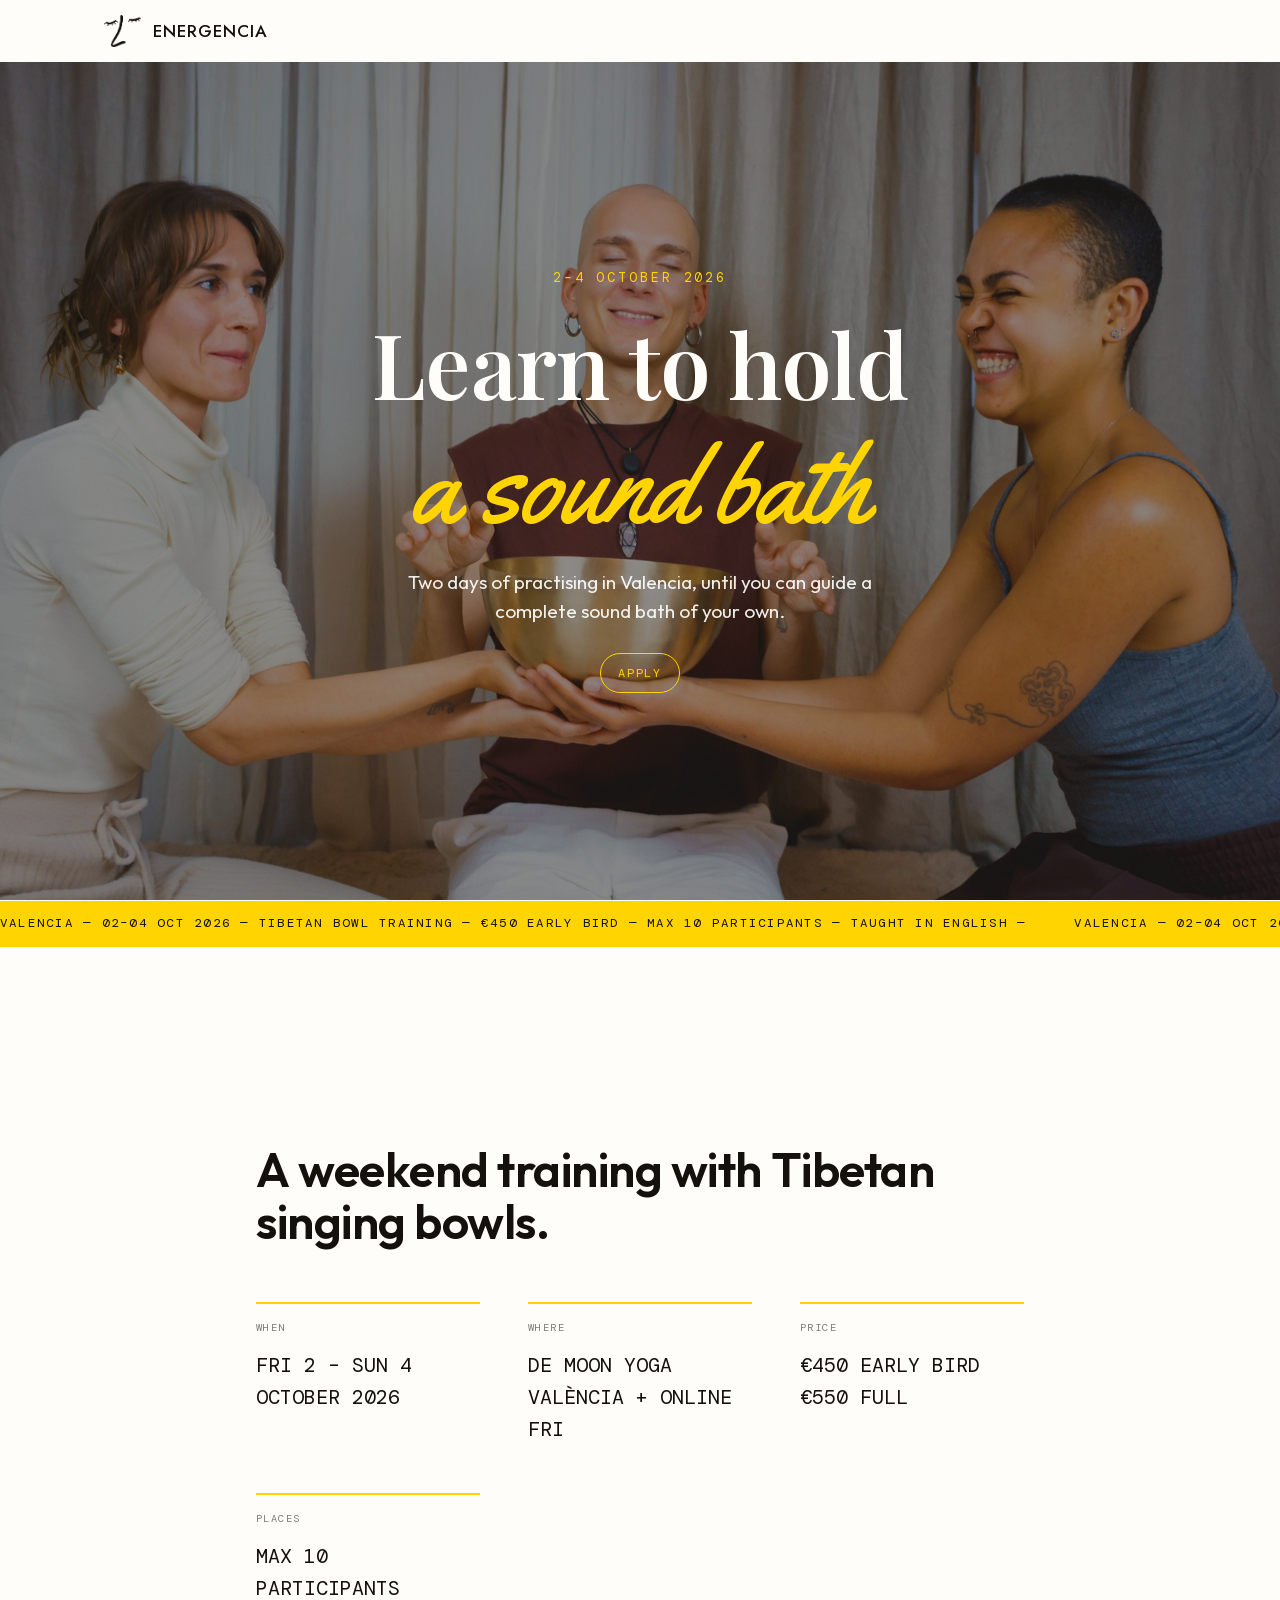
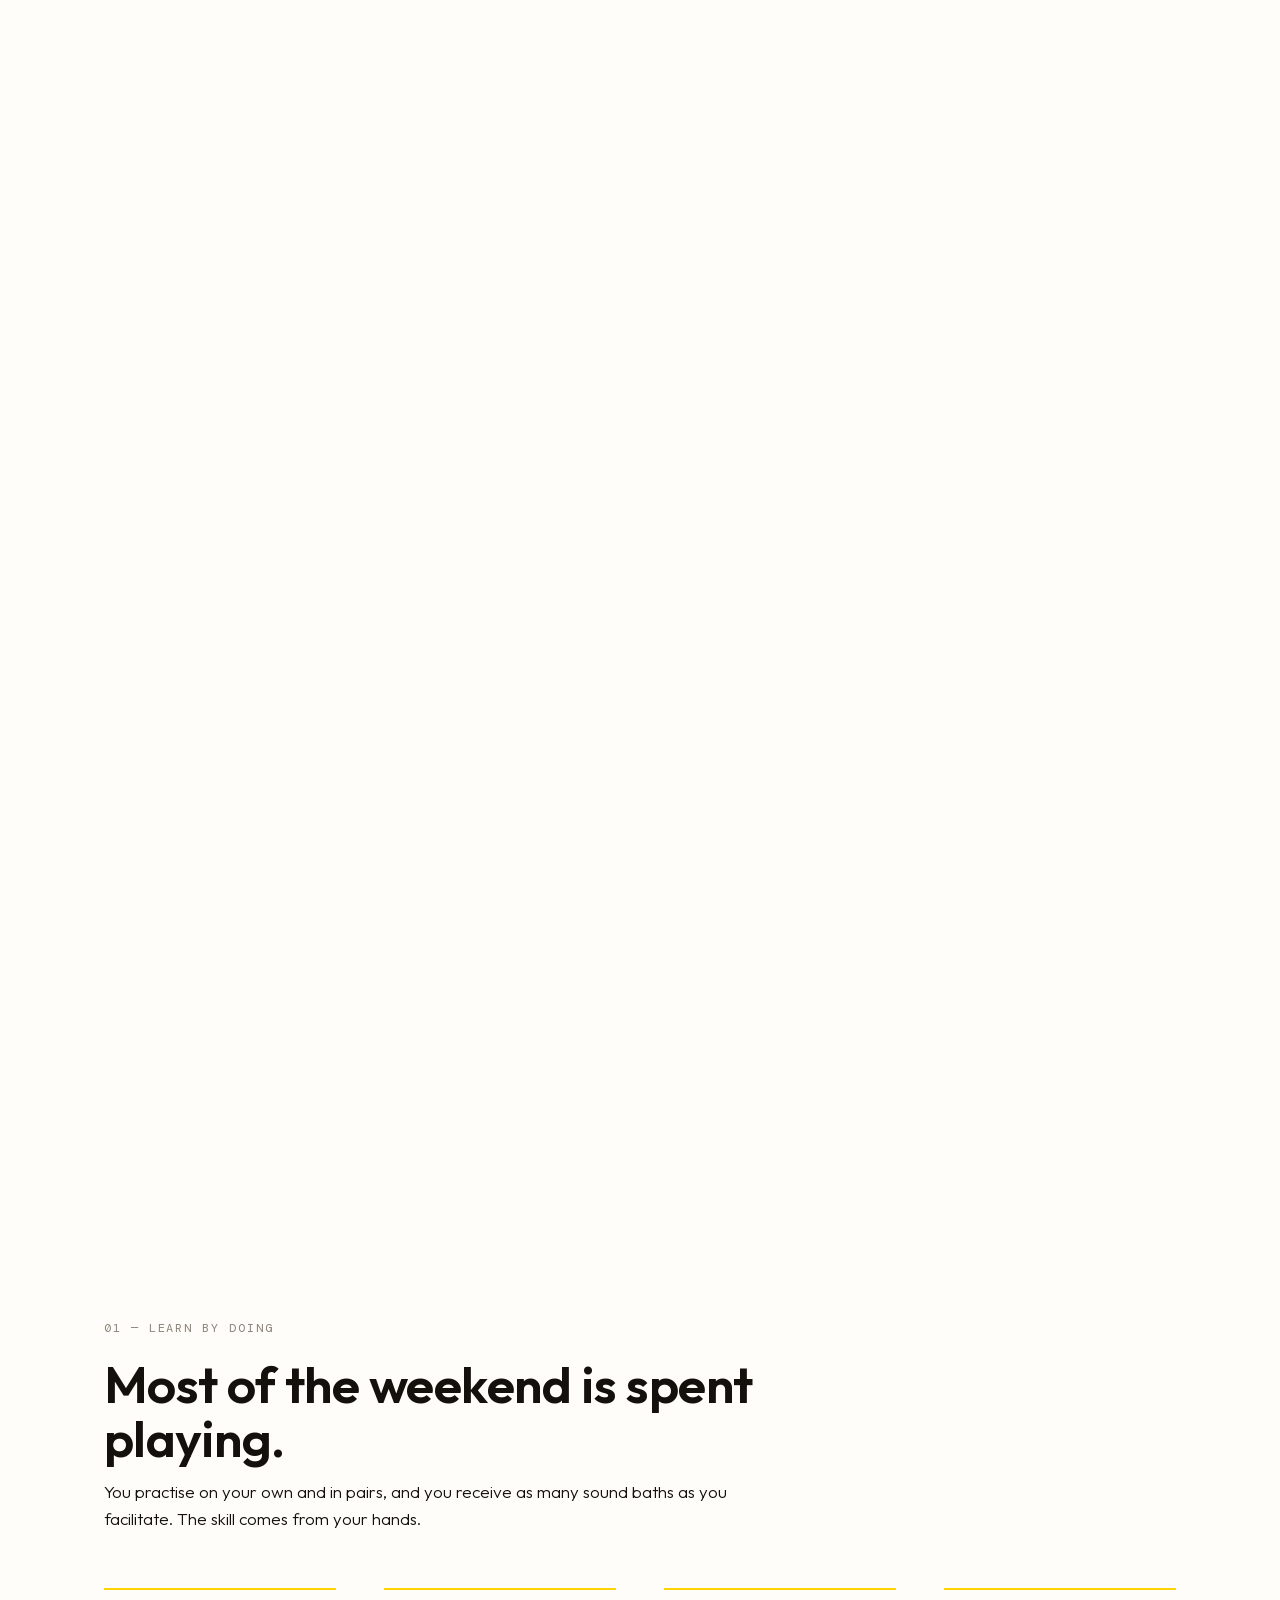
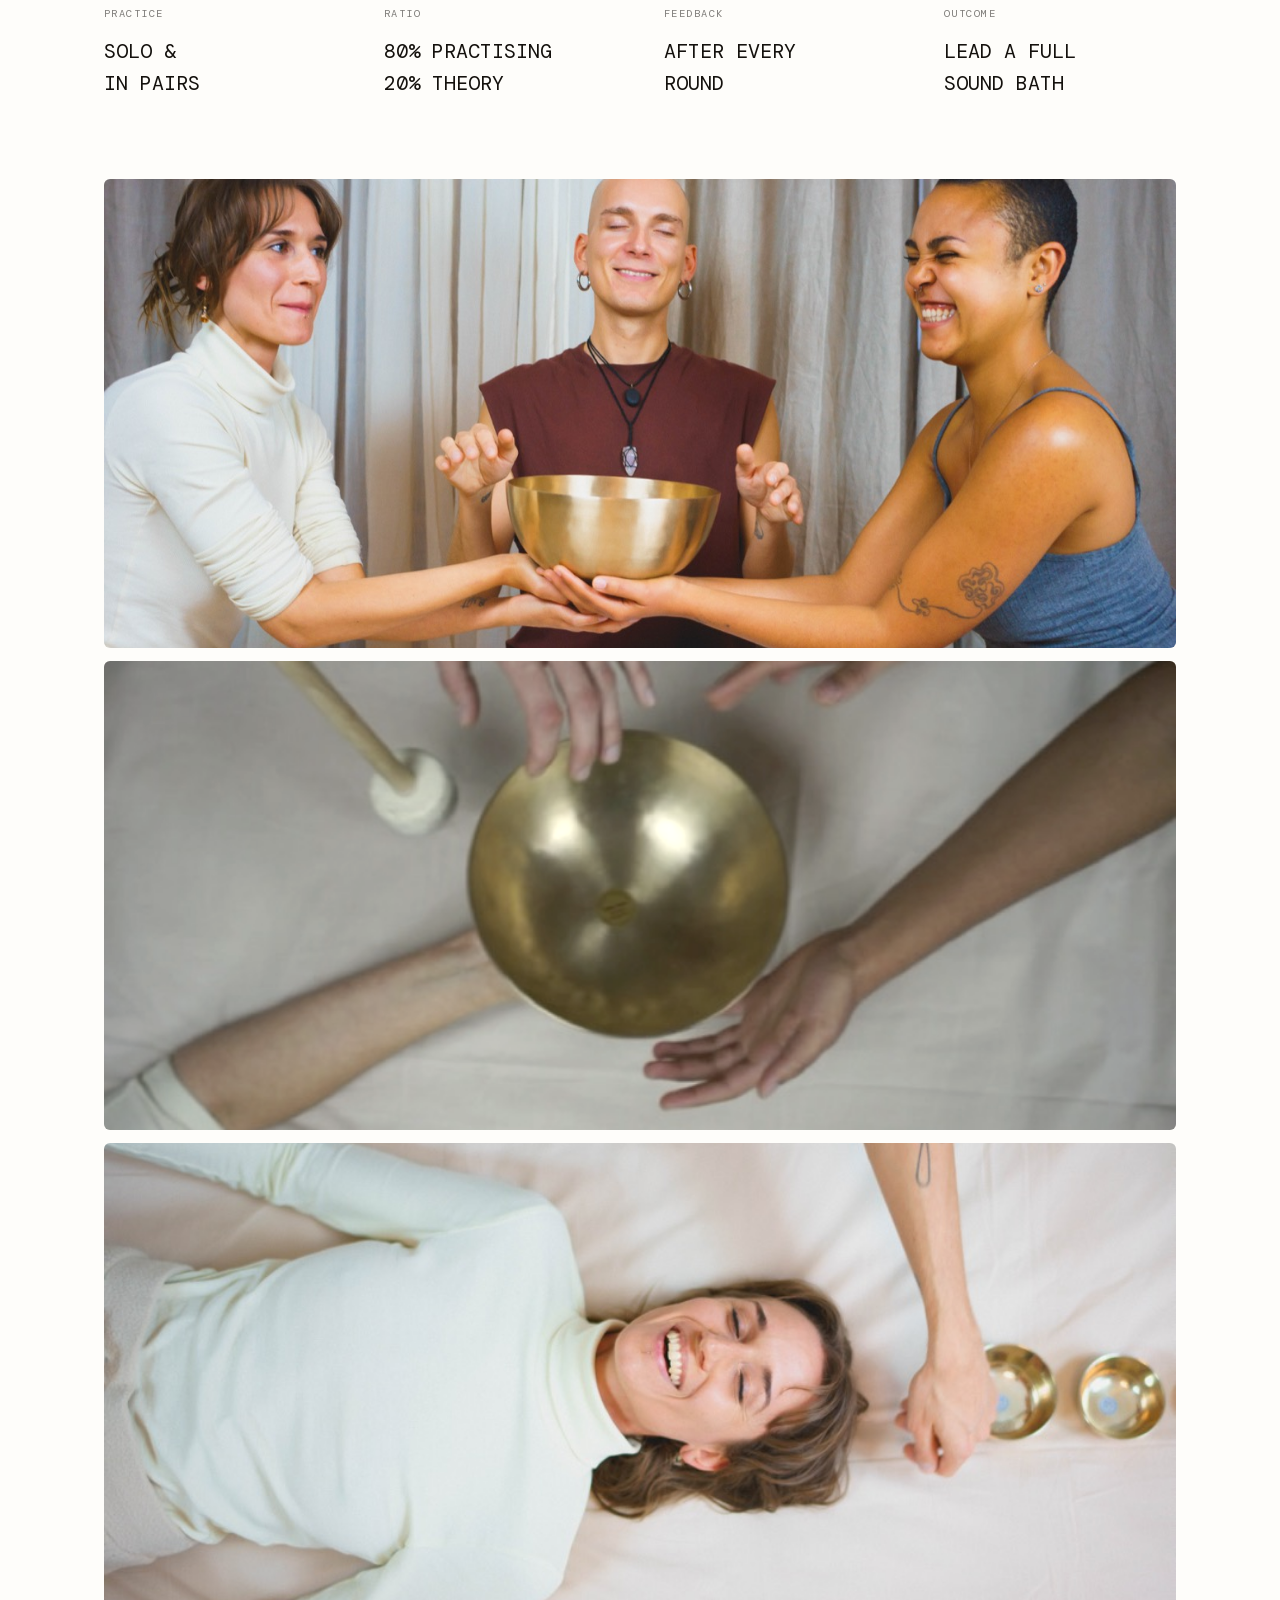
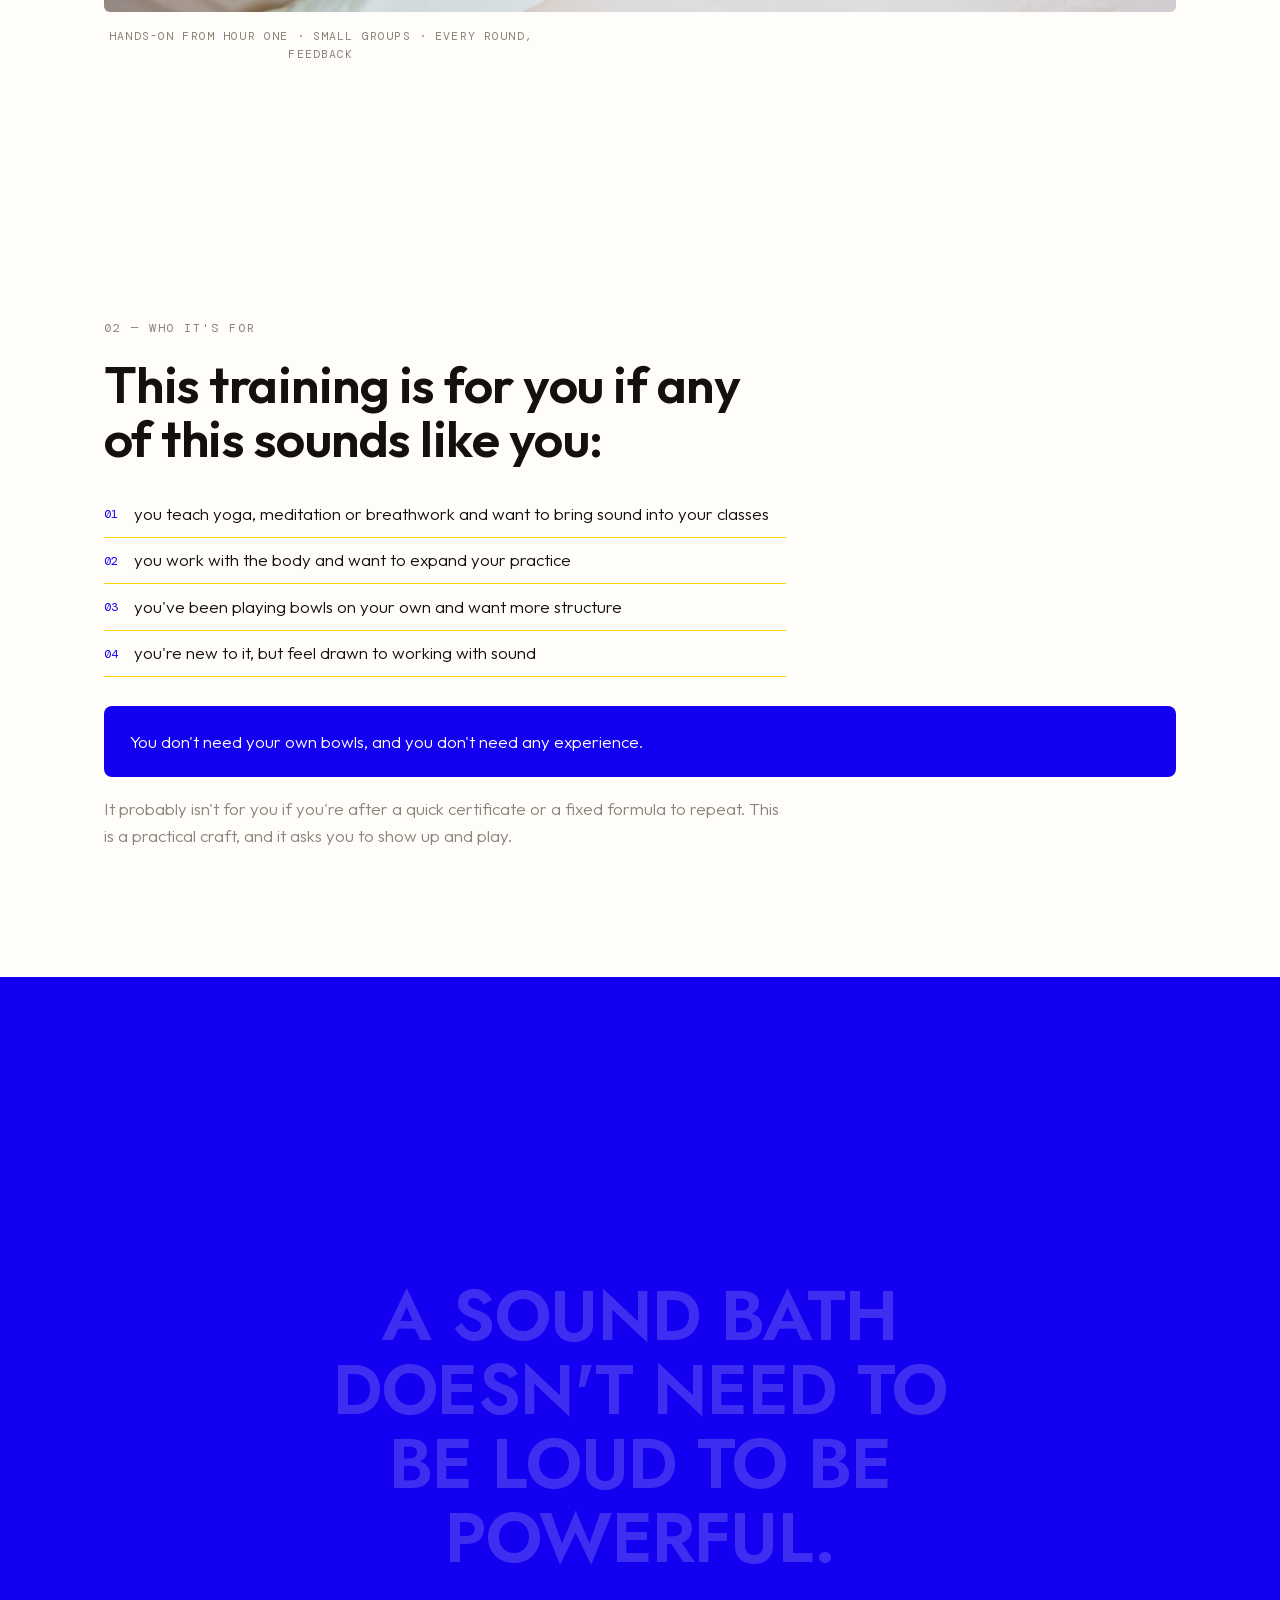
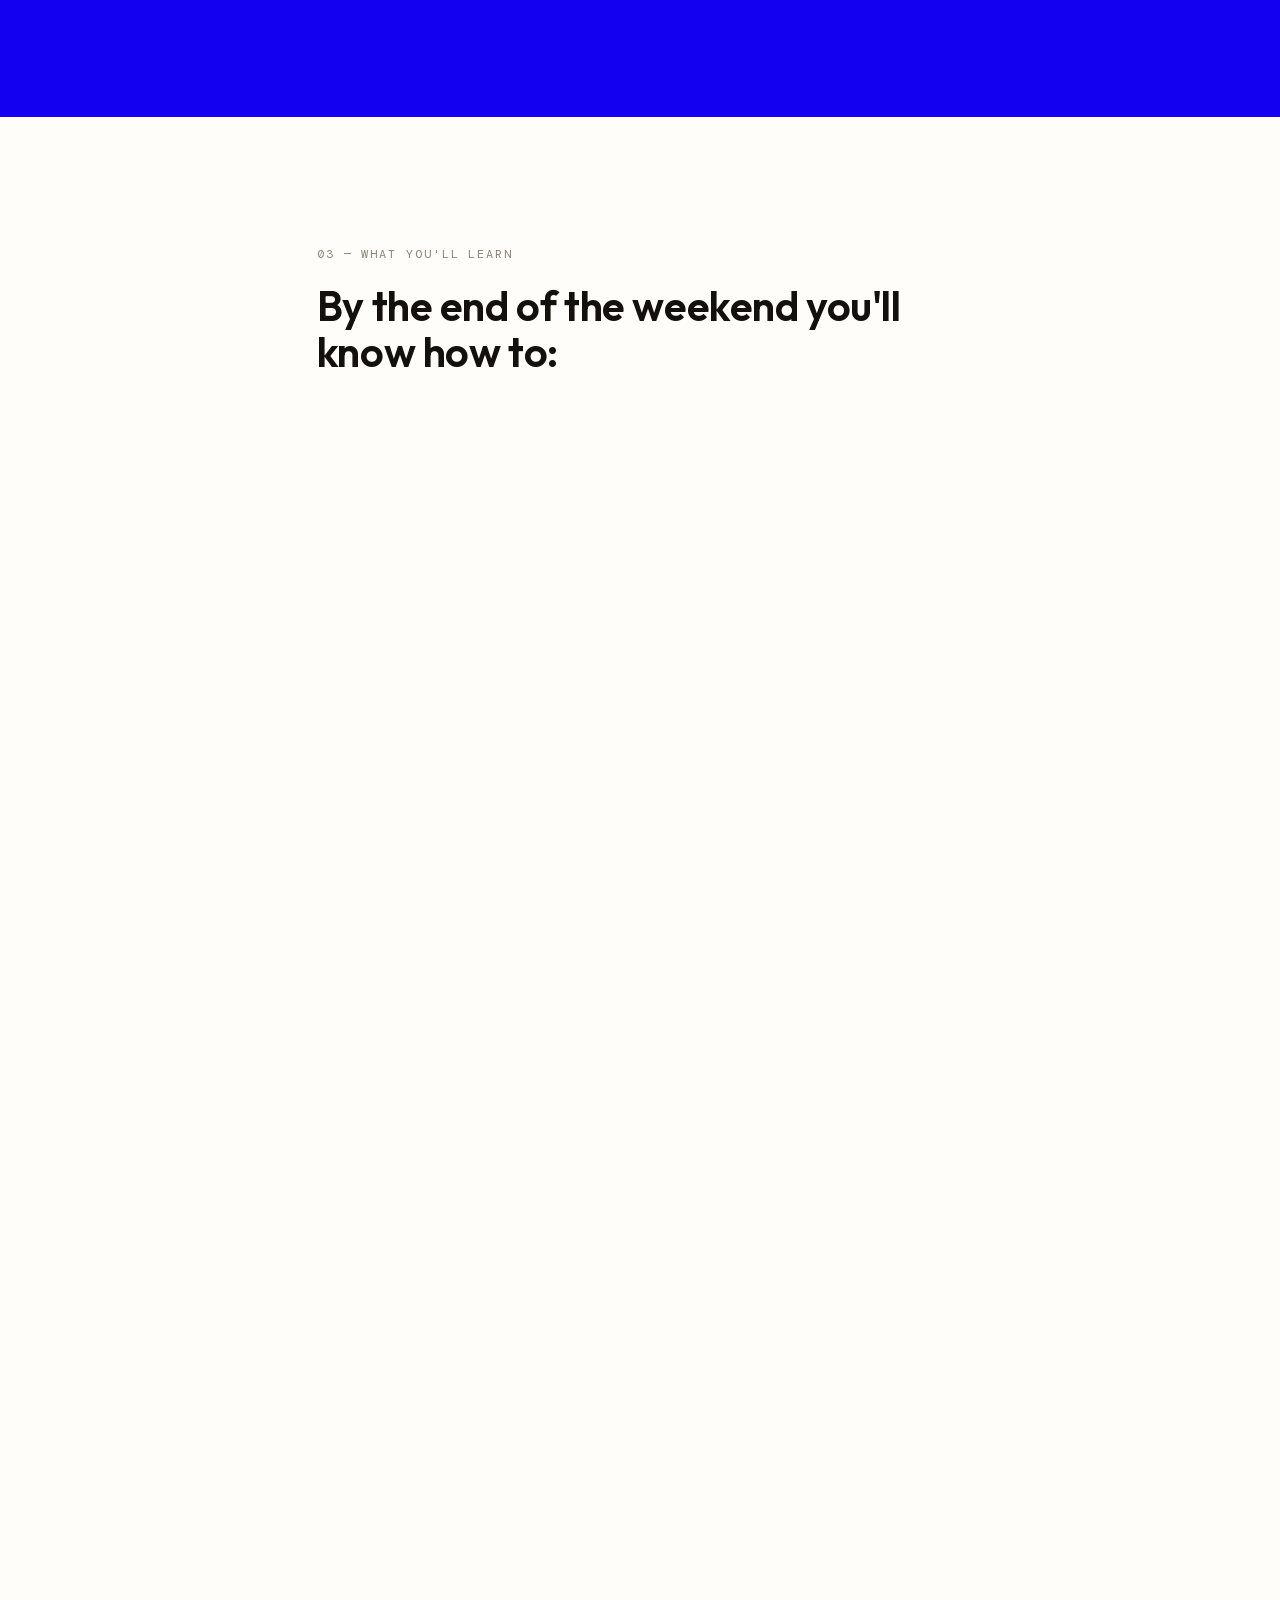
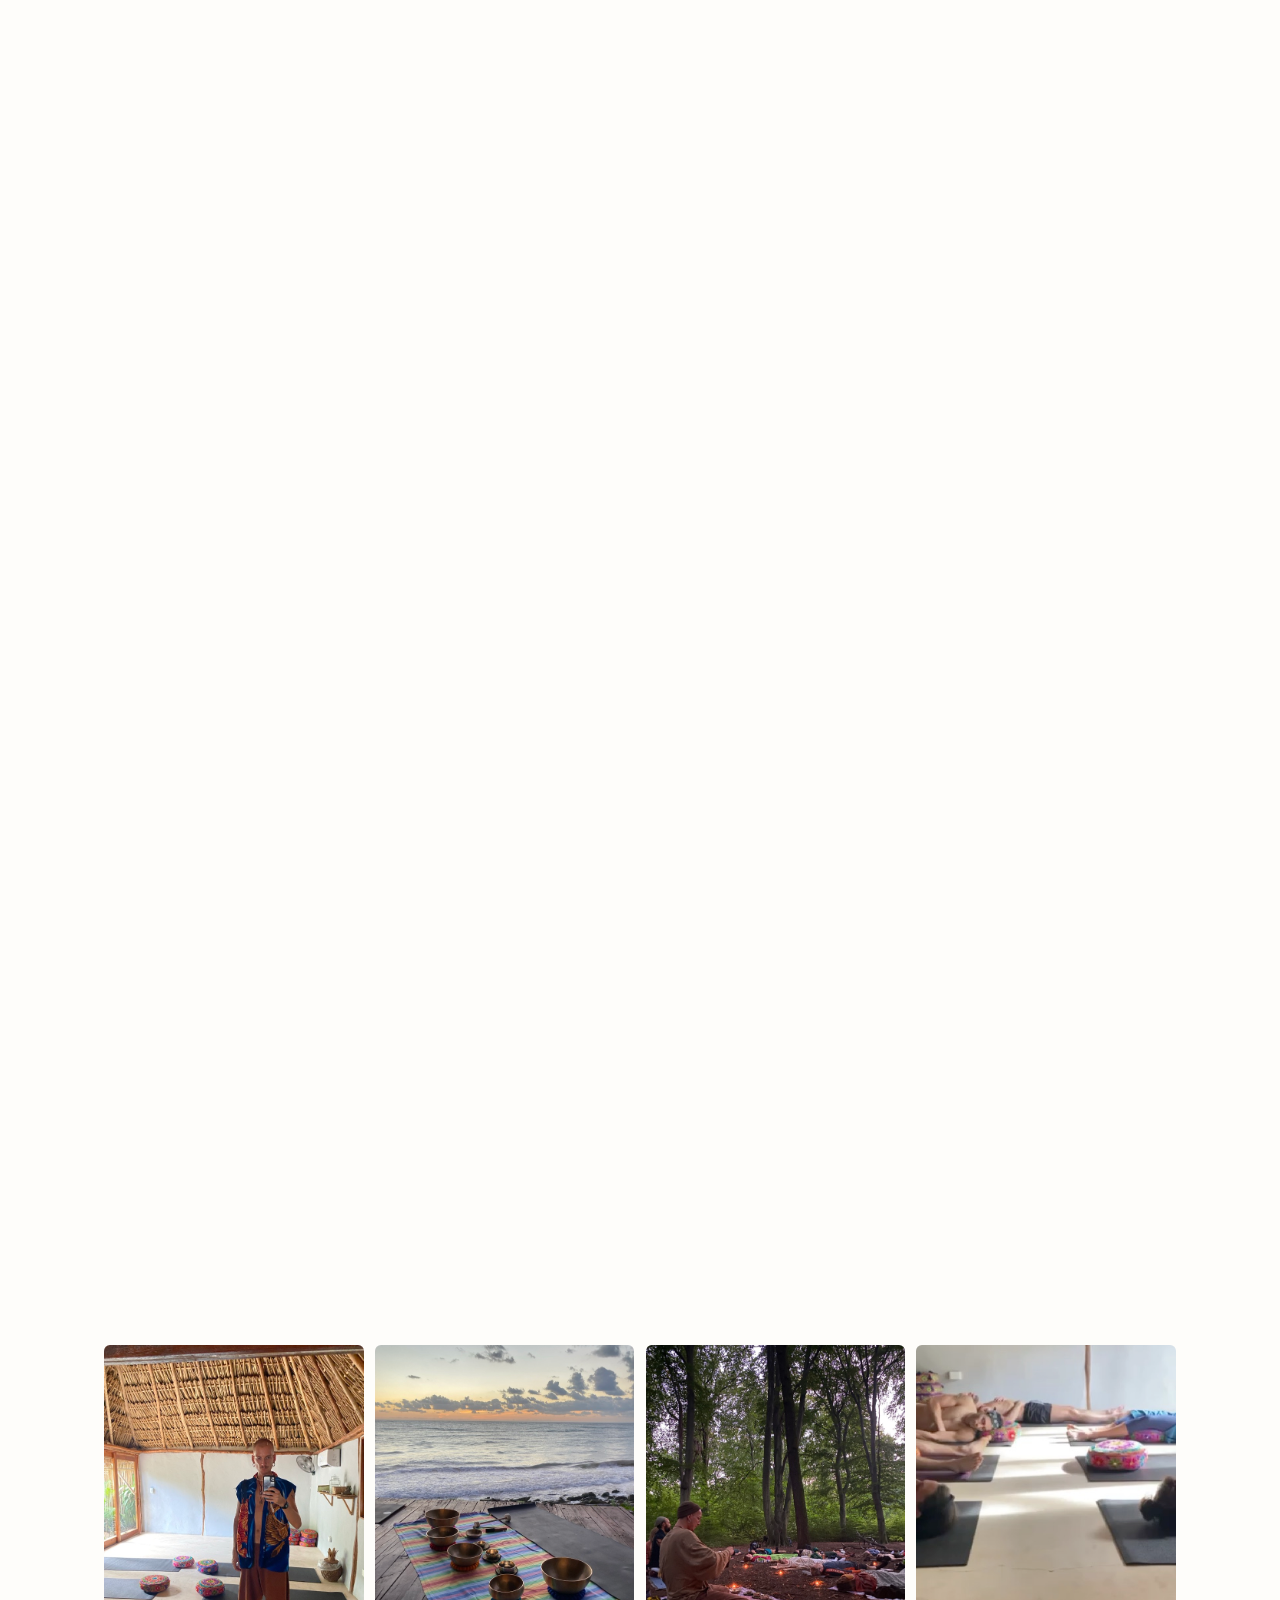
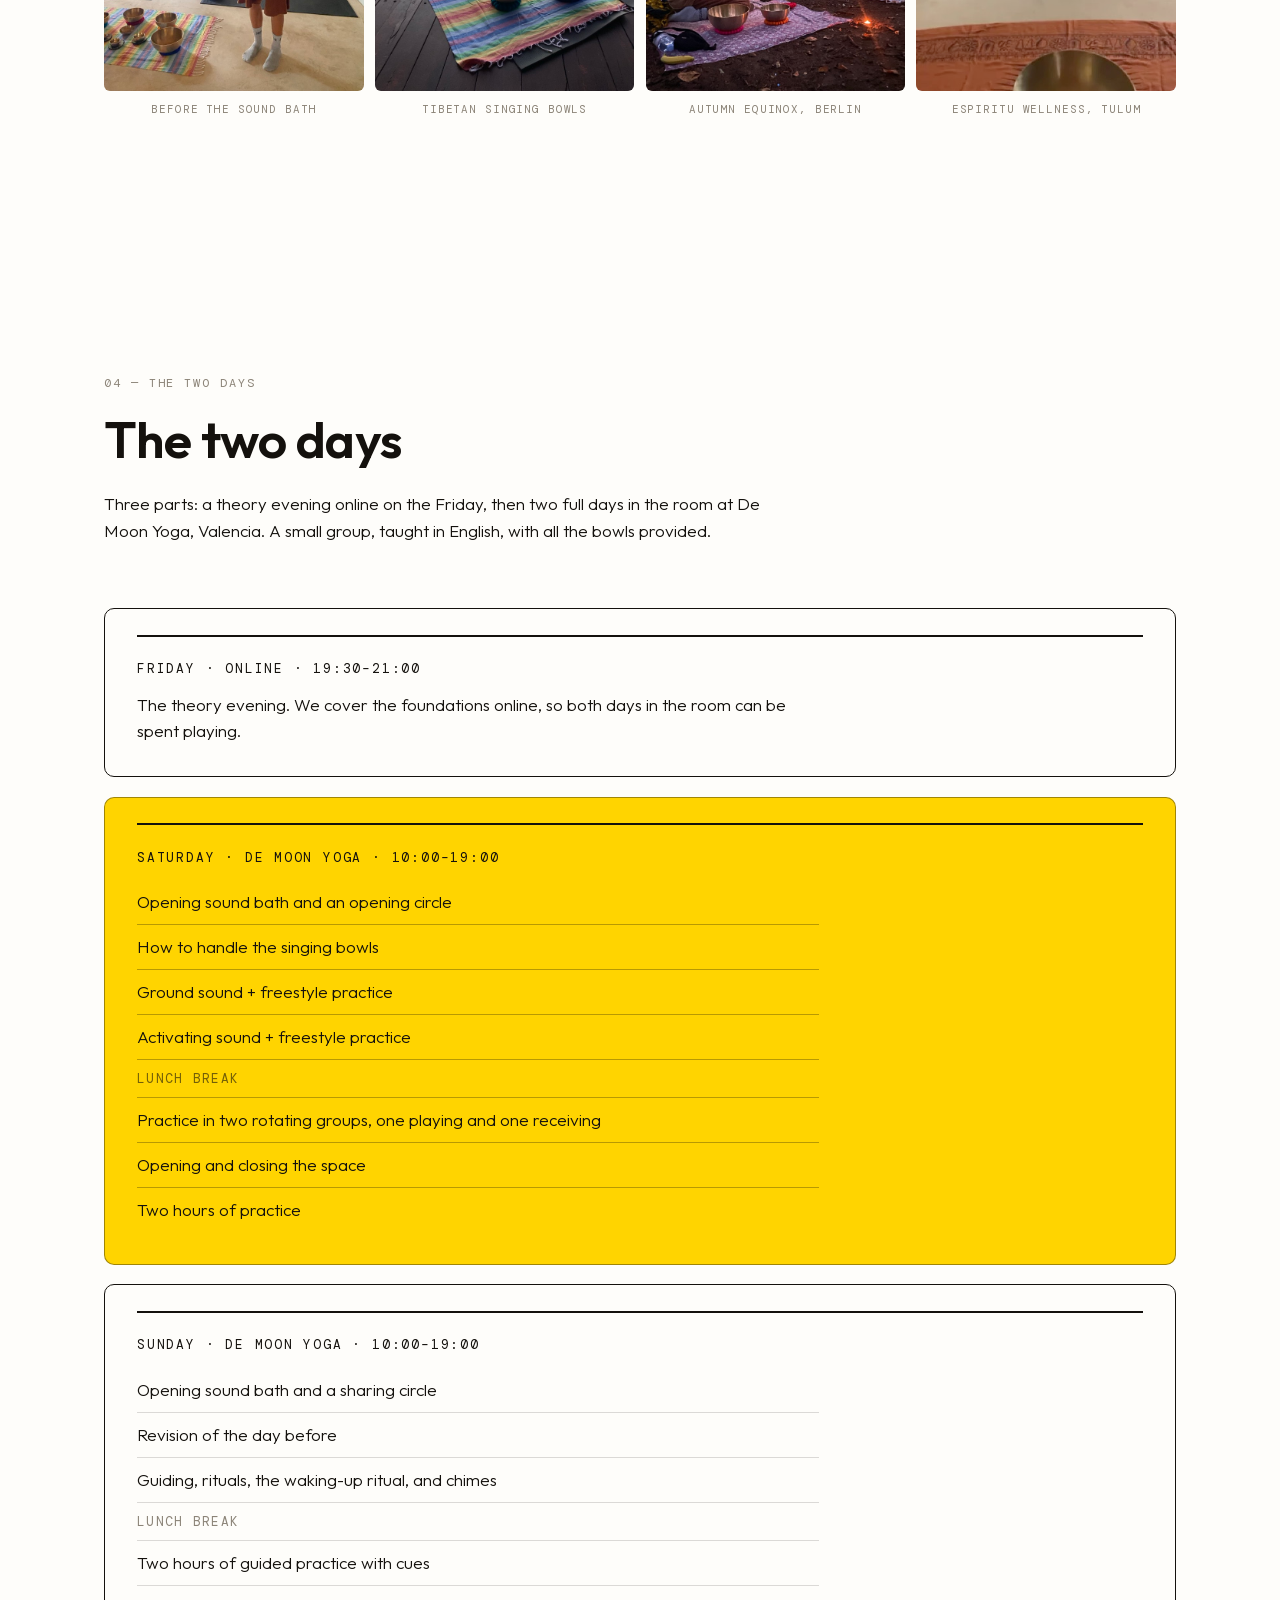
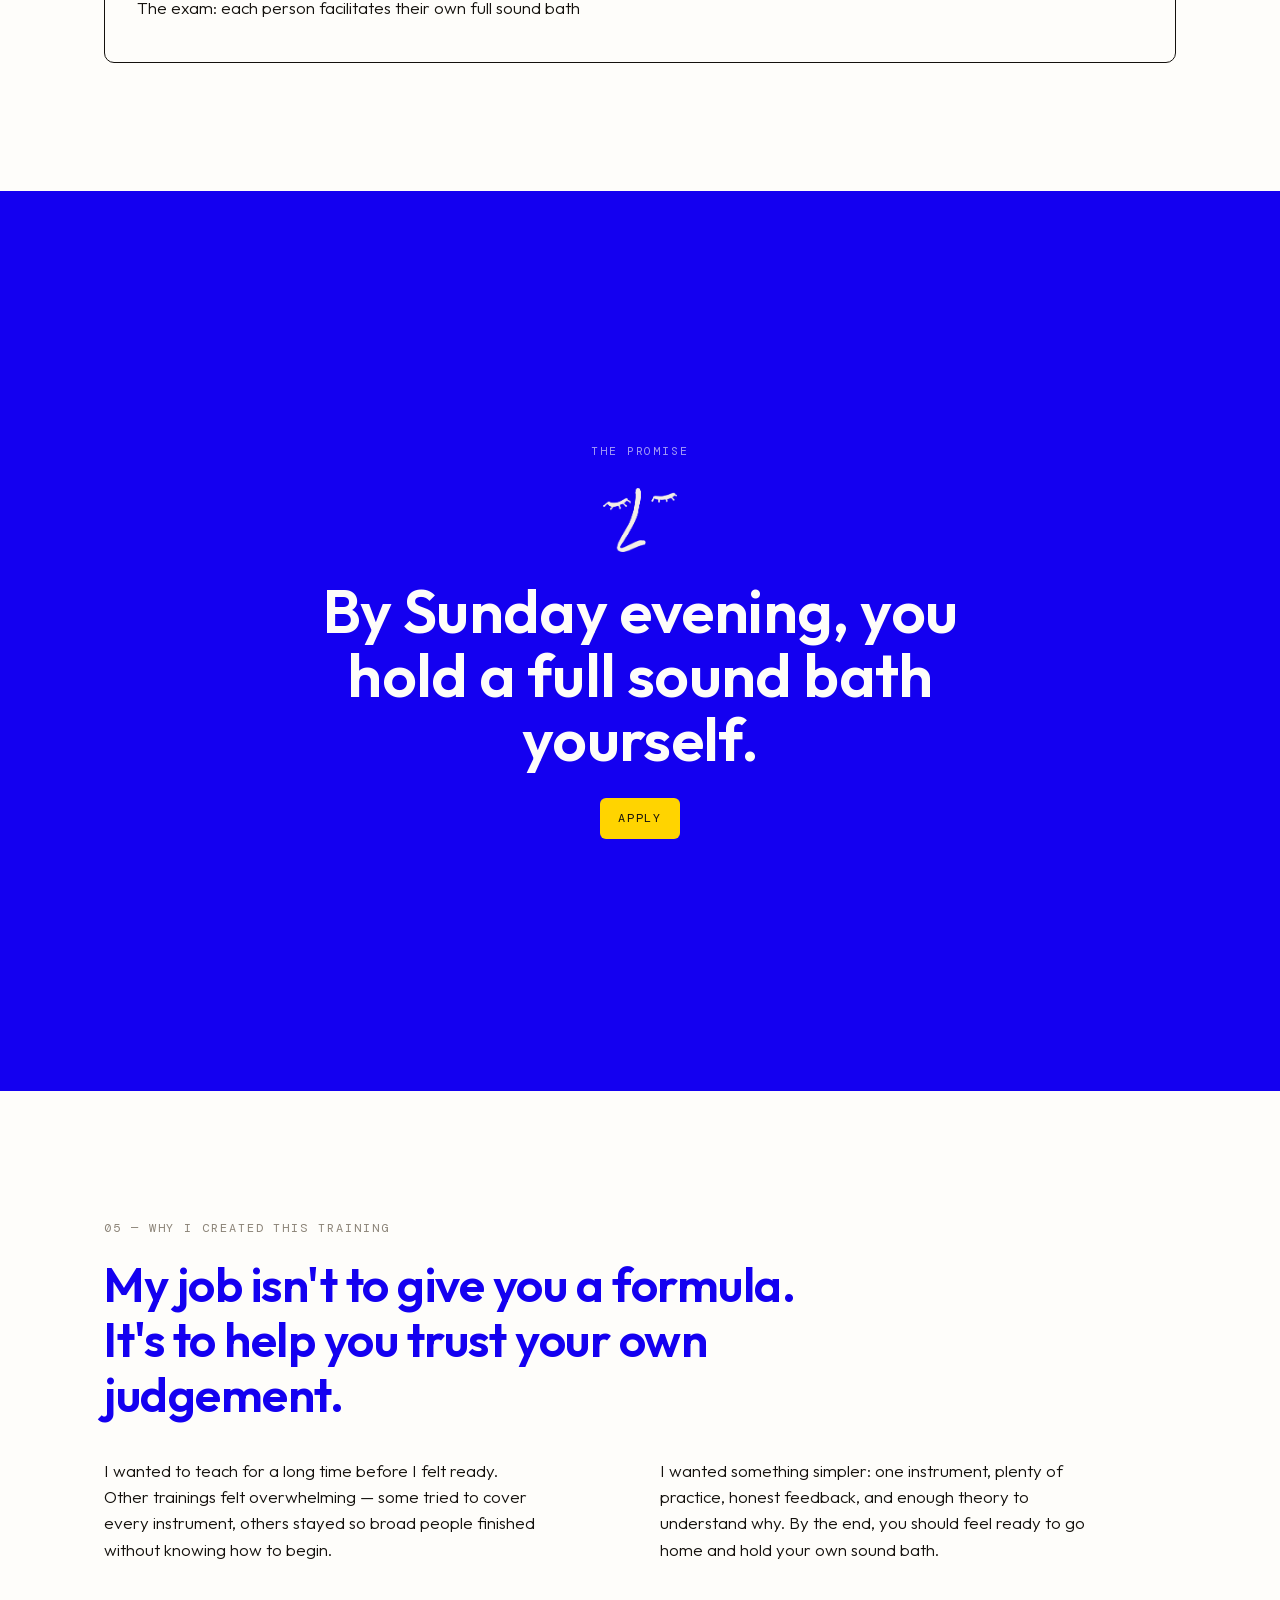
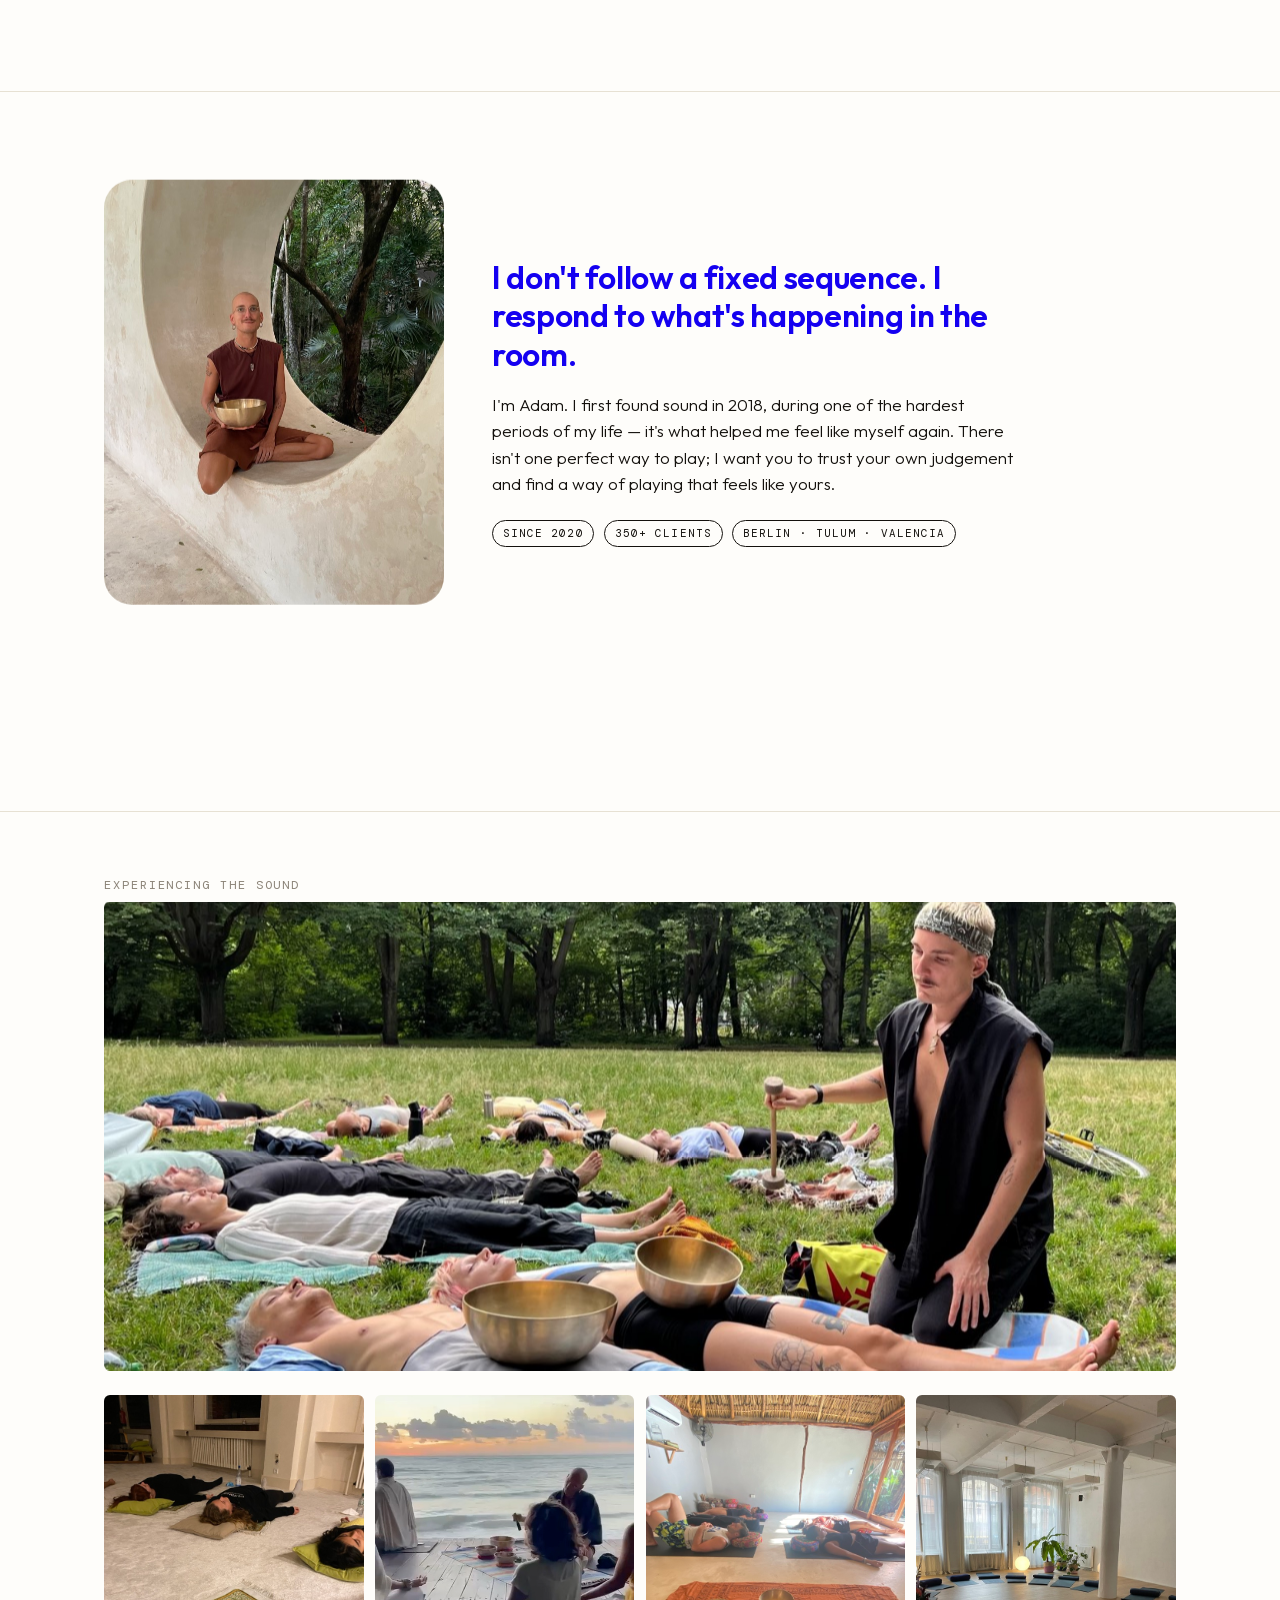
<file: index.html>
<!DOCTYPE html>
<html lang="en">
<head>
  <meta charset="utf-8">
  <meta name="viewport" content="width=device-width, initial-scale=1">
  <title>Energencia — Sound Bath Facilitation Training · Valencia</title>
  <meta name="description" content="A small, hands-on training in Valencia. Learn to facilitate group sound baths, body-led and honest. Early bird €450.">
  <link rel="icon" href="assets/favicon.png">

  <!-- Fonts: self-hosted (see assets/fonts/fonts.css). No third-party requests, no IP sent to Google. -->
  <link rel="stylesheet" href="assets/fonts/fonts.css">

  <!-- Brand tokens (the backbone) -->
  <link rel="stylesheet" href="tokens.css">

  <style>
    html { scroll-behavior: smooth; }
    @media (prefers-reduced-motion: reduce) { html { scroll-behavior: auto; } }
    ::selection { background: var(--yellow); color: var(--ink); }
    @keyframes floatface-sm { 0%, 100% { transform: translateY(0) rotate(0deg); } 50% { transform: translateY(-3px) rotate(4deg); } }
    @media (prefers-reduced-motion: reduce) { [data-headface] { animation: none !important; } }

    .silhouette { clip-path: polygon(8% 0%, 92% 4%, 100% 22%, 88% 40%, 100% 58%, 94% 82%, 78% 100%, 40% 96%, 18% 100%, 0% 86%, 6% 60%, 0% 38%, 10% 18%);
      overflow: hidden; background: #F4F0E6; }
    .silhouette img { width: 100%; height: 100%; object-fit: cover; display: block; }

    /* ---- Header ---- */
    .site-header { position: sticky; top: 0; z-index: 50; background: var(--white); transition: background-color .35s ease; }
    .site-header.is-scrolled { background: color-mix(in srgb, var(--white) 80%, transparent); backdrop-filter: blur(10px); }
    .header-bar { display: flex; align-items: center; justify-content: space-between; gap: 1rem; padding-block: 0.65rem; min-width: 0; }
    .site-header .lockup img { height: 32px; animation: floatface-sm 6s ease-in-out infinite; }
    .wordmark-wrap { display: inline-block; overflow: hidden; max-width: 200px; transition: max-width .35s ease, opacity .35s ease; }
    .site-header.is-scrolled .wordmark-wrap { max-width: 0; opacity: 0; }
    .nav { display: flex; align-items: center; gap: clamp(0.8rem, 3vw, 1.6rem); font-family: var(--font-mono);
      font-size: 0.7rem; letter-spacing: var(--track-label); text-transform: uppercase; min-width: 0;
      max-width: 0; opacity: 0; overflow: hidden; pointer-events: none; transition: max-width .35s ease, opacity .35s ease; }
    .site-header.is-scrolled .nav { max-width: 600px; opacity: 1; pointer-events: auto; }
    .nav a { text-decoration: none; color: var(--ink); white-space: nowrap; }
    .nav a:hover { opacity: 0.6; }
    .nav a.btn { color: var(--white); }
    .nav a.btn:hover { opacity: 1; transform: translateY(-2px) rotate(-1deg); }
    /* Mobile top bar: full logo at first, same as before. Once scrolled,
       the wordmark collapses to just the icon (existing desktop behaviour)
       and Apply + the IG icon appear together — no Training/About/Price
       links on mobile, there's no room to grow this bar on a phone. */
    @media (max-width: 640px) {
      .nav a:not(.btn) { display: none; }
    }
    .progress { position: absolute; left: 0; bottom: 0; height: 3px; width: 100%; background: var(--klein);
      transform: scaleX(0); transform-origin: left; }

    /* ---- Hero: full-bleed photo, dark scrim, centered display type ---- */
    .hero-v2 { position: sticky; top: var(--header-h, 60px); background: var(--ink); overflow: hidden;
      height: calc(100svh - var(--header-h, 60px)); display: flex; align-items: center; justify-content: center;
      isolation: isolate; z-index: 1; }
    .hero-bg { position: absolute; inset: 0; z-index: 0; }
    .hero-bg img { width: 100%; height: 100%; object-fit: cover; display: block; object-position: center 30%; }
    .hero-scrim { position: absolute; inset: 0; background: rgba(20, 17, 13, 0.46); }
    .hero-content { position: relative; z-index: 1; display: flex; flex-direction: column; align-items: center;
      text-align: center; gap: clamp(1.1rem, 3svh, 1.8rem); padding-block: clamp(1.5rem, 4svh, 3rem); }
    .hero-kicker { margin: 0; font-family: var(--font-mono); font-size: clamp(0.68rem, 1.4vw, 0.82rem);
      letter-spacing: 0.22em; text-transform: uppercase; color: var(--yellow); opacity: 0;
      animation: heroline-in-media .9s cubic-bezier(.22,.61,.36,1) forwards; }
    .hero-v2 h1 { font-family: 'Playfair Display', serif; font-weight: 600; color: var(--white);
      font-size: clamp(2.6rem, 9vw, 5.6rem); line-height: 1.08; letter-spacing: -0.01em; margin: 0; max-width: 16ch; }
    .hero-v2 h1 .row { display: block; overflow: hidden; }
    .hero-v2 h1 .row > span { display: block; transform: translateY(110%); }
    @keyframes heroline-in { to { transform: translateY(0); } }
    .hero-v2 h1 .row > span { animation: heroline-in 1s cubic-bezier(.22,.61,.36,1) forwards; animation-delay: var(--d, 0s); }
    @media (prefers-reduced-motion: reduce) {
      .hero-v2 h1 .row > span { animation: none; transform: none; }
      .hero-kicker { animation: none; opacity: 1; }
    }
    .hero-v2 h1 .script { font-family: 'Yellowtail', cursive; font-weight: 400; color: var(--yellow);
      font-size: 1.25em; line-height: 1; display: inline-block; padding-top: 0.15em; }
    .hero-sub, .hero-cta { opacity: 0; transform: translateY(20px);
      animation: heroline-in-media 1.2s cubic-bezier(.22,.61,.36,1) forwards; animation-delay: .6s; }
    @keyframes heroline-in-media { to { opacity: 1; transform: none; } }
    @media (prefers-reduced-motion: reduce) { .hero-sub, .hero-cta { animation: none; opacity: 1; transform: none; } }
    .hero-sub { margin: 0; max-width: 42ch; font-size: clamp(1rem, 2vw, 1.2rem); line-height: 1.5;
      font-weight: 400; color: rgba(254, 253, 250, 0.92); }
    @media (max-width: 640px) {
      /* Smartphone gets its own layout (per the client's smartphone-specific
         mockup): the photo becomes a discrete rounded card near the top
         instead of a full-bleed background, and the order below it is
         headline, subtext, date, then Apply — different from desktop's
         source order (date, headline, subtext, Apply), so this reorders
         via flex `order` instead of duplicating any content. Desktop's
         full-bleed overlay treatment above is untouched. */
      .hero-v2 { display: flex; flex-direction: column; align-items: center; justify-content: center;
        padding-block: 1rem; gap: clamp(0.7rem, 1.8svh, 1.1rem); }
      .hero-bg { position: relative; inset: auto; width: 100%; max-width: 360px;
        height: min(42svh, 380px); border-radius: 24px; overflow: hidden; flex-shrink: 0; }
      .hero-scrim { display: none; }
      .hero-content { padding-block: 0; padding-inline: 1rem; gap: clamp(0.6rem, 1.6svh, 0.9rem); }
      .hero-v2 h1 { font-size: clamp(2rem, 10vw, 3.2rem); order: 1; }
      .hero-sub { order: 2; }
      .hero-kicker { order: 3; }
      .hero-cta { order: 4; }
    }

    /* ---- Every top-level section gets position:relative + isolation so its own
       explicit z-index (set inline per section, strictly increasing in document
       order) always wins — this is what guarantees later content can never be
       bled through by an earlier sticky/pinned section, in any browser. ---- */
    .num-section { position: relative; isolation: isolate; background: var(--white); }

    /* ---- Pin wrapper (facts curtain) ---- */
    .pinwrap { position: relative; isolation: isolate; height: 210svh; background: var(--white); }
    .pinwrap-inner { position: sticky; top: 0; height: 100svh; overflow: hidden; display: flex; flex-direction: column;
      background: var(--white); }
    .scene-quote.pinwrap { height: 260svh; background: var(--klein); }
    .scene-quote .pinwrap-inner { background: var(--klein); }
    /* Pin the "03 — What you'll learn" section so the whole section first
       scrolls fully into place (the natural sticky "catch-up" phase), then the
       extra scroll room here is spent revealing bullets one at a time. */
    .scene-learn.pinwrap { height: 300svh; }
    /* The pinned box is exactly one viewport tall, and this section's full
       content (heading + 7 items + closing note) sits right at that limit —
       trim a little vertical rhythm here so it comfortably fits with margin
       to spare on shorter phones, instead of clipping the last item/note. */
    .scene-learn h2[data-split] { margin-bottom: 0.9rem; }
    .scene-learn .num-list li { padding: 0.45rem 0; }
    .scene-learn .list-tail { padding-top: 0.4rem; }

    /* ---- Marquee ---- */
    @keyframes energencia-marquee { from { transform: translateX(0); } to { transform: translateX(-50%); } }
    .marquee { background: var(--yellow); padding: 0.85rem 0; overflow: hidden; }
    .marquee-track { display: flex; width: max-content; animation: energencia-marquee 26s linear infinite; }
    @media (prefers-reduced-motion: reduce) { .marquee-track { animation: none; } }
    .marquee-track span { font-family: var(--font-mono); font-size: 0.78rem; letter-spacing: 0.18em;
      text-transform: uppercase; white-space: nowrap; padding-right: 3rem; }

    .stat-grid { display: grid; grid-template-columns: repeat(auto-fit, minmax(200px, 1fr)); gap: clamp(1.5rem, 4vw, 3rem); }
    .stat-grid > div { border-top: 2px solid var(--yellow); padding-top: 1rem; }
    .stat-grid .k { font-family: var(--font-mono); font-size: 0.65rem; letter-spacing: 0.14em; text-transform: uppercase;
      opacity: 0.55; margin-bottom: 0.8rem; }
    .stat-grid .v { font-family: var(--font-mono); font-size: clamp(1rem, 1.6vw, 1.25rem); line-height: 1.6; }

    .photogrid { position: absolute; inset: 0; z-index: 5; background: var(--white); display: flex; align-items: center;
      transform: translateY(100%); }
    .photo-caption { margin: 0; text-align: center; font-family: var(--font-mono); font-size: 0.72rem;
      letter-spacing: 0.1em; text-transform: uppercase; color: var(--grey); }
    .photo-col { display: flex; flex-direction: column; align-items: center; gap: 1rem; }
    .photo-col .frame { width: min(48vw, 420px); aspect-ratio: 2 / 3; background: #F4F0E6; border-radius: var(--radius); overflow: hidden; }
    .photo-col .frame img, .photo-col .frame video { width: 100%; height: 100%; object-fit: cover; display: block; }

    /* This particular photo-col lives inside the Facts curtain's fixed 100svh box —
       sizing its frame from viewport WIDTH (like the other photo-cols) can make the
       frame + caption taller than the box on wide-but-short (laptop) viewports,
       clipping the caption. Size from viewport HEIGHT instead so it always fits. */
    /* Source video is 639x1035 — kept a bit under 2x-retina-safe width
       (~320px, i.e. ~480px height at this 2:3 frame) so it stays crisp
       rather than being upscaled past its native resolution. */
    .photogrid .photo-col .frame { width: auto; height: min(46svh, 440px); }
    .photogrid .photo-caption { max-width: 32ch; }

    .section-label { margin-bottom: 1.2rem; }

    /* ---- Numbered lists with yellow rule ---- */
    .num-list { list-style: none; margin: 0 0 1.8rem; padding: 0; display: flex; flex-direction: column; max-width: 62ch; }
    .num-list li { display: flex; gap: 1rem; padding: 0.6rem 0; border-bottom: 1px solid var(--yellow); }
    .num-list .n { font-family: var(--font-mono); font-size: 0.75rem; color: var(--klein); padding-top: 0.35em; flex-shrink: 0; }
    .num-list--hover li { transition: padding-left .2s ease, background .2s ease; }
    .num-list--hover li:hover { padding-left: 0.8rem; background: linear-gradient(to right, rgba(255,212,0,0.35), transparent); }

    .klein-card { background: var(--klein); color: var(--white); border-radius: 8px; padding: 1.4rem 1.6rem; margin-bottom: 1.2rem; }
    .klein-card p { margin: 0; max-width: 62ch; }
    .muted { color: var(--grey); }

    /* ---- Quote scene ---- */
    .scene-quote { background: var(--klein); color: var(--white); }
    .scene-quote .pinwrap-inner { align-items: center; justify-content: center; }
    .scene-quote blockquote { position: relative; margin: 0; font-family: var(--font-display); font-weight: 600;
      text-transform: uppercase; font-size: clamp(1.9rem, 6vw, 4.4rem); line-height: 1.05; letter-spacing: -0.01em;
      max-width: 18ch; text-align: center; padding-inline: clamp(1.25rem, 4vw, 4rem); }

    /* ---- 03 tail note ---- */
    .list-tail { display: flex; gap: 0.9rem; align-items: flex-start; max-width: 62ch; padding-top: 0.6rem; }
    .list-tail .plus { font-family: var(--font-mono); font-weight: 500; font-size: 1.2rem; line-height: 1.4; color: var(--klein); flex-shrink: 0; }
    .list-tail p { margin: 0; font-size: 0.95rem; }

    /* ---- Day cards ---- */
    .day-stack { display: flex; flex-direction: column; }
    .day-card { position: sticky; top: calc(var(--header-h, 60px) + 15px); background: var(--white);
      border: 1px solid var(--ink); border-radius: var(--radius-lg); padding: 1.6rem clamp(1.2rem, 3vw, 2rem) 2rem;
      margin-bottom: 1.2rem; transition: transform .2s ease, opacity .2s ease;
      /* A sticky card's own overflow (past the viewport bottom) can never be
         scrolled into view — the page keeps scrolling but a stuck element's
         box doesn't move, so anything below the fold stays permanently
         unreachable. Saturday's plan (8 items) is long enough to hit this on
         phones. Cap the card to the space actually available and let it
         scroll internally so every item is reachable on any screen size. */
      max-height: calc(100svh - var(--header-h, 60px) - 40px); overflow-y: auto; }
    .day-card:nth-of-type(1) { z-index: 1; }
    .day-card:nth-of-type(2) { z-index: 2; background: var(--yellow); border-color: rgba(20,17,13,0.4); }
    .day-card:nth-of-type(3) { z-index: 3; margin-bottom: 0; }
    .day-card .drawline { height: 2px; background: var(--ink); transform: scaleX(0); transform-origin: left; margin-bottom: 1.4rem; }
    .day-card .head { font-family: var(--font-mono); font-size: 0.8rem; letter-spacing: 0.14em; text-transform: uppercase; margin-bottom: 0.8rem; }
    .day-card ul { list-style: none; margin: 0; padding: 0; display: flex; flex-direction: column; max-width: 62ch; }
    .day-card li { padding: 0.55rem 0; border-bottom: 1px solid rgba(20,17,13,0.15); }
    .day-card li:last-child { border-bottom: none; }
    .day-card li.meta { font-family: var(--font-mono); font-size: 0.8rem; letter-spacing: 0.1em; text-transform: uppercase; color: var(--grey); }
    .day-card:nth-of-type(2) li { border-bottom-color: rgba(20,17,13,0.3); }
    .day-card:nth-of-type(2) li.meta { color: rgba(20,17,13,0.6); }

    /* ---- Promise scene ---- */
    .scene-promise { position: relative; isolation: isolate; background: var(--klein); color: var(--white); }
    .scene-promise .inner { min-height: 100svh; display: flex; align-items: center; justify-content: center;
      padding: clamp(3rem, 8vw, 5rem) clamp(1.25rem, 4vw, 4rem); }
    .scene-promise-content { display: flex; flex-direction: column; align-items: center; gap: clamp(1.4rem, 3svh, 2rem);
      text-align: center; max-width: 700px; }
    .scene-promise .kicker { font-family: var(--font-mono); font-size: 0.72rem; letter-spacing: 0.16em; text-transform: uppercase; color: rgba(254,253,250,0.6); }
    .scene-promise img { height: clamp(48px, 8vw, 64px); width: auto; }
    .scene-promise p.statement { margin: 0; font-weight: 600; letter-spacing: -0.01em; font-size: clamp(2rem, 6vw, 3.8rem);
      line-height: 1.05; max-width: 16ch; }

    .pull-statement { margin: 0 0 2.2rem; font-weight: 600; letter-spacing: -0.01em; font-size: clamp(1.9rem, 5vw, 3rem);
      line-height: 1.15; max-width: 22ch; color: var(--klein); }
    .two-col { display: grid; grid-template-columns: repeat(auto-fit, minmax(220px, 1fr)); gap: clamp(1.5rem, 4vw, 2.5rem); }
    .two-col p { margin: 0; max-width: 40ch; }

    /* ---- About me ---- */
    .about-grid { display: grid; grid-template-columns: min(38vw, 340px) 1fr; gap: clamp(2rem, 5vw, 3rem); align-items: start; }
    @media (max-width: 640px) { .about-grid { grid-template-columns: 1fr; } }
    /* Plain rounded-rect frame, consistent with the other photos on the
       page (hero, photo spread, etc.) instead of the old irregular
       silhouette clip-path. */
    .about-photo { width: 100%; aspect-ratio: 4/5; border-radius: 28px; overflow: hidden; background: #F4F0E6; }
    .about-photo img { width: 100%; height: 100%; object-fit: cover; display: block; }
    .about-lead { margin: 0 0 1.2rem; font-weight: 600; letter-spacing: -0.01em; font-size: clamp(1.5rem, 3.4vw, 2rem);
      line-height: 1.2; color: var(--klein); max-width: 26ch; }
    .pill { font-family: var(--font-mono); font-size: 0.68rem; letter-spacing: 0.1em; text-transform: uppercase;
      border-radius: 999px; padding: 0.4em 0.9em; display: inline-flex; align-items: center; }
    .pill--outline { border: 1px solid var(--ink); }
    .pill--dark { background: var(--ink); color: var(--yellow); font-size: 0.9rem; letter-spacing: normal; text-transform: none; font-family: var(--font-body); padding: 0.55em 1.1em; }
    /* Mobile only: shrink the included-items pills slightly so short ones
       (e.g. "A small group") sit two to a row instead of each forcing its
       own line — design-only change, same copy, same desktop sizing. */
    @media (max-width: 640px) { .pill--dark { font-size: 0.78rem; padding: 0.48em 0.85em; } }
    .pill--final { border: 1px solid rgba(254,253,250,0.4); }
    .pill-row { display: flex; flex-wrap: wrap; gap: 0.6rem; }

    /* ---- Photo spread ---- */
    .spread-wide { background: #F4F0E6; border-radius: var(--radius); aspect-ratio: 16/7; overflow: hidden; margin-bottom: 0.8rem; }
    .spread-wide img { width: 100%; height: 100%; object-fit: cover; display: block; }
    .spread-grid { display: grid; grid-template-columns: repeat(4, 1fr); gap: 0.7rem; }
    @media (max-width: 640px) { .spread-grid { grid-template-columns: repeat(2, 1fr); } }
    /* min-width: 0 overrides the grid item's default auto min-width, which
       otherwise gets sized from a <video>'s intrinsic pixel dimensions (e.g.
       1080px wide) rather than the 1fr track — that was intermittently
       blowing the grid (and the whole page) wider than the viewport,
       killing the left/right margin, on the slots that hold a video. */
    .spread-grid figure { margin: 0; min-width: 0; display: flex; flex-direction: column; gap: 0.6rem; }
    .spread-grid .frame { background: #F4F0E6; border-radius: var(--radius); aspect-ratio: 3/4; overflow: hidden; }
    .spread-grid .frame img, .spread-grid .frame video { width: 100%; height: 100%; object-fit: cover; display: block; }
    .spread-grid figcaption { font-family: var(--font-mono); font-size: 0.68rem; letter-spacing: 0.08em; text-transform: uppercase; color: var(--grey); text-align: center; }

    /* ---- Learn-by-doing photo column: same frame treatment AND proportions
       (16:7, matching .spread-wide) as the photo spread further down, but 3
       equal-size cards stacked one below another, at every screen size. ---- */
    .learn-grid { display: flex; flex-direction: column; gap: 0.8rem; min-width: 0; }
    .learn-grid figure { margin: 0; min-width: 0; }
    .learn-grid .frame { background: #F4F0E6; border-radius: var(--radius); aspect-ratio: 16/7; overflow: hidden; }
    .learn-grid .frame img, .learn-grid .frame video { width: 100%; height: 100%; object-fit: cover; display: block; }
    /* Warms and softens the video slightly so it reads as the same editorial
       tone as the two photos either side of it, rather than looking cooler/
       flatter by comparison. */
    .learn-grid .frame video { filter: sepia(0.14) saturate(0.88) contrast(0.96) brightness(1.03); }

    /* ---- 07 Included (yellow chapter) ---- */
    .included-chapter { position: relative; isolation: isolate; background: var(--yellow); color: var(--ink); }
    .chip-row { display: flex; flex-wrap: wrap; gap: 0.7rem; margin-bottom: clamp(2.5rem, 6vw, 4rem); }
    .dark-callout { padding: clamp(1.8rem, 4vw, 2.5rem); background: var(--ink); color: var(--white); border-radius: var(--radius-lg);
      display: flex; flex-wrap: wrap; align-items: center; justify-content: space-between; gap: 1.2rem; }
    .dark-callout p { margin: 0; font-weight: 500; font-size: clamp(1.15rem, 2.5vw, 1.45rem); line-height: 1.35; max-width: 32ch; }

    /* ---- Voices card stack ---- */
    .stat-5 { text-align: right; text-decoration: none; display: block; transition: opacity .2s ease; }
    .stat-5:hover { opacity: 0.7; }
    .stat-5 .num { font-family: var(--font-mono); font-weight: 500; font-size: clamp(2.4rem, 5vw, 3.2rem); line-height: 1; color: var(--klein); }
    .stat-5 .lbl { font-family: var(--font-mono); font-size: 0.68rem; letter-spacing: 0.1em; text-transform: uppercase; color: var(--grey); text-decoration: underline; }
    .reviews-link { font-family: var(--font-mono); font-size: 0.75rem; letter-spacing: 0.06em; color: var(--klein); text-decoration: none; border-bottom: 1px solid currentColor; padding-bottom: 2px; }
    .reviews-link:hover { opacity: 0.7; }
    .card-stack { position: relative; height: 460px; display: flex; align-items: center; justify-content: center; overflow-x: clip; }
    .card-stack figure { position: absolute; margin: 0; width: min(70%, 320px); padding: 1.5rem; background: #F4F0E6;
      border-radius: var(--radius-lg); box-shadow: 0 8px 20px rgba(0,0,0,0.08); transition: transform .25s ease; }
    .card-stack figure:hover { transform: var(--hover-transform, none); }
    .card-stack blockquote { margin: 0 0 0.6rem; font-size: 0.85rem; line-height: 1.45; }
    .card-stack figcaption { font-family: var(--font-mono); font-size: 0.66rem; color: var(--grey); }
    .card-stack .card-a { top: 0; transform: rotate(-6deg) translateX(-110px); }
    .card-stack .card-b { bottom: 0; transform: rotate(4deg) translateX(110px); }
    .card-stack .card-c { position: relative; width: min(75%, 360px); padding: 1.8rem; background: var(--klein); color: var(--white);
      border-radius: var(--radius-lg); z-index: 1; box-shadow: 0 12px 28px rgba(0,0,0,0.18); }
    .card-stack .card-c blockquote { font-size: 0.95rem; }
    .card-stack .card-c figcaption { opacity: 0.8; }
    /* On narrow viewports the ±110px peek offset pushed the two cream cards mostly
       or entirely outside .card-stack's own clipped bounds (overflow-x: clip),
       since the container itself is much narrower than on desktop — they were
       essentially invisible, not just subtle. Pull the peek distance in so both
       stay inside the visible area. */
    @media (max-width: 640px) {
      .card-stack { height: 420px; }
      .card-stack figure { width: min(74%, 320px); }
      .card-stack .card-a { transform: rotate(-6deg) translateX(-38px); }
      .card-stack .card-b { transform: rotate(4deg) translateX(38px); }
    }

    /* ---- Price ---- */
    .price-cards { display: flex; gap: 1.2rem; flex-wrap: wrap; }
    .price-card { border-radius: var(--radius-lg); padding: clamp(1.4rem, 3vw, 2rem); }
    .price-card--klein { background: var(--klein); color: var(--white); }
    .price-card--outline { border: var(--border); }
    .price-card .amount { font-family: var(--font-mono); font-size: clamp(3rem, 7vw, 4.5rem); font-weight: 500; line-height: 1; }
    .price-card--outline .amount { font-weight: 400; color: var(--grey); }
    /* Mobile only: the two cards were just barely too wide to both fit on
       one row and fell back to stacking full-width. Force them side by
       side (equal width) instead, matching the design reference. */
    @media (max-width: 640px) {
      .price-cards { flex-wrap: nowrap; gap: 0.7rem; }
      .price-card { flex: 1 1 0; min-width: 0; padding: 1.1rem 1rem; }
      .price-card .amount { font-size: clamp(1.8rem, 9vw, 2.4rem); }
    }
    .price-card .tag { font-family: var(--font-mono); font-size: 0.7rem; letter-spacing: 0.14em; text-transform: uppercase; margin-top: 0.6rem; opacity: 0.75; }
    .price-card--outline .tag { color: var(--grey); opacity: 1; }
    .price-grid { display: grid; grid-template-columns: repeat(auto-fit, minmax(260px, 1fr)); gap: clamp(2rem, 5vw, 3rem); align-items: start; }
    .fact-row { display: flex; gap: 1rem; padding: 0.7rem 0; border-bottom: var(--border); }
    .fact-row:last-of-type { border-bottom: none; }
    .fact-row .k { font-family: var(--font-mono); font-size: 0.68rem; letter-spacing: 0.1em; text-transform: uppercase; color: var(--grey); flex-shrink: 0; width: 9ch; }

    /* ---- FAQ ---- */
    .faq-list { display: flex; flex-direction: column; max-width: 62ch; }
    .faq-item { border-bottom: var(--border); }
    .faq-item summary { cursor: pointer; list-style: none; display: flex; justify-content: space-between;
      align-items: baseline; gap: 1rem; padding: 1.3rem 0; font-weight: 600; font-size: var(--fs-body); }
    .faq-item summary::-webkit-details-marker { display: none; }
    .faq-item summary::after { content: "+"; font-family: var(--font-mono); font-size: 0.9rem; color: var(--klein); flex-shrink: 0; }
    .faq-item[open] summary::after { content: "–"; }
    .faq-item p { margin: 0; padding: 0 0 1.3rem; }
    .faq-item p.placeholder { color: var(--grey); font-family: var(--font-mono); font-size: 0.9375rem; }

    /* ---- Final call ---- */
    .final-call { position: relative; isolation: isolate; background: var(--klein); color: var(--white); }
    .final-call .inner { display: flex; flex-direction: column; gap: 1.6rem; padding-block: clamp(4.5rem, 11vw, 8.5rem); }
    .final-call img { height: 36px; width: auto; align-self: flex-start; }
    .final-call .kicker { font-family: var(--font-mono); font-size: 0.72rem; letter-spacing: 0.16em; text-transform: uppercase; opacity: 0.75; }
    .final-call h2 { font-family: var(--font-display); font-weight: 600; text-transform: uppercase;
      font-size: clamp(2rem, 5.5vw, 3.4rem); line-height: 0.95; margin: 0; max-width: 20ch; color: var(--white); }
    .final-bottom { display: flex; flex-direction: column; align-items: flex-start; gap: 1.4rem;
      padding-top: 0.6rem; border-top: 1px solid rgba(254,253,250,0.25); }
    .final-bottom p { margin: 0; max-width: 34ch; font-size: clamp(1.1rem, 2.2vw, 1.3rem); font-weight: 300; }

    /* ---- Buttons ---- */
    .btn--yellow { background: var(--yellow); color: var(--ink); }
    .btn--inverse { background: var(--white); color: var(--klein); }
    .btn:hover { transform: translateY(-3px) rotate(-1.5deg); }

    /* ---- Footer ---- */
    footer.section { position: relative; isolation: isolate; background: var(--white); border-top: var(--border); }
    .footer-grid { display: grid; grid-template-columns: 1.2fr 1fr 1fr; gap: clamp(1.5rem, 4vw, 3rem); margin-bottom: 2rem; }
    @media (max-width: 640px) { .footer-grid { grid-template-columns: 1fr; } }
    .footer-col { display: flex; flex-direction: column; gap: 0.6rem; font-size: 0.9rem; }
    .footer-col .col-label { font-family: var(--font-mono); font-size: 0.68rem; letter-spacing: 0.12em; text-transform: uppercase; color: var(--grey); margin-bottom: 0.2rem; }
    .footer-col a { text-decoration: none; }
    .footer-col a:hover { color: var(--klein); }
    .ig-link { display: inline-flex; align-items: center; }
    /* Header IG icon: only on the mobile top bar, always visible there
       (not tied to the scroll-triggered nav reveal). Hidden on desktop,
       where the footer link is enough. */
    .header-ig { display: none; color: var(--ink); }
    @media (max-width: 640px) {
      .header-ig { display: inline-flex; max-width: 0; opacity: 0; overflow: hidden; pointer-events: none;
        transition: max-width .35s ease, opacity .35s ease; }
      .site-header.is-scrolled .header-ig { max-width: 40px; opacity: 1; pointer-events: auto; }
    }
    .footer-brand img { height: 40px; width: auto; align-self: flex-start; transition: transform .3s ease; }
    .footer-brand img:hover { transform: rotate(6deg); }
    .footer-brand .wordmark { font-size: 1rem; }
    .footer-brand p { margin: 0; color: var(--grey); font-size: 0.88rem; max-width: 22ch; }
    .footer-bottom { display: flex; flex-wrap: wrap; justify-content: space-between; gap: 0.6rem; padding-top: 1.2rem;
      border-top: var(--border); font-family: var(--font-mono); font-size: 0.7rem; letter-spacing: 0.08em; text-transform: uppercase; color: var(--grey); }
    .legal-row { display: flex; flex-wrap: wrap; gap: 0.5rem 1.25rem; margin-top: 1rem; }
    .legal-row a { text-decoration: none; }
  </style>
</head>
<body>

  <!-- Header -->
  <header class="site-header" data-header="true">
    <div class="progress" data-progress="true"></div>
    <div class="wrap header-bar">
      <a class="lockup" href="#top" aria-label="Energencia home">
        <img src="assets/logo-face-ink.png" alt="Energencia" data-headface="true">
        <span class="wordmark-wrap"><span class="wordmark">Energencia</span></span>
      </a>
      <a href="https://instagram.com/energencia.es" aria-label="Energencia on Instagram" class="ig-link header-ig">
        <svg width="20" height="20" viewBox="0 0 24 24" fill="none" aria-hidden="true">
          <rect x="2" y="2" width="20" height="20" rx="5.5" stroke="currentColor" stroke-width="1.8"/>
          <circle cx="12" cy="12" r="4.5" stroke="currentColor" stroke-width="1.8"/>
          <circle cx="17.3" cy="6.7" r="1.1" fill="currentColor"/>
        </svg>
      </a>
      <nav class="nav" data-headnav="true">
        <a href="#training">Training</a>
        <a href="#about">About</a>
        <a href="#price">Price</a>
        <a href="treatments/">1:1 Sessions</a>
        <a class="btn btn--signal" href="https://forms.gle/iTy1PEj1dVYHadny7" target="_blank" rel="noopener">Apply</a>
      </nav>
    </div>
  </header>

  <!-- Hero -->
  <section id="top" class="hero-v2">
    <div class="hero-bg" aria-hidden="true">
      <img src="assets/photos/hero-full.jpg" alt="" loading="eager">
    </div>
    <div class="hero-scrim" aria-hidden="true"></div>
    <div class="wrap hero-content">
      <p class="hero-kicker">2–4 October 2026</p>
      <h1>
        <span class="row"><span style="--d:0s">Learn to hold</span></span>
        <span class="row"><span class="script" style="--d:.2s">a sound bath</span></span>
      </h1>
      <p class="hero-sub">Two days of practising in Valencia, until you can guide a complete sound bath of your own.</p>
      <a class="btn btn--outline-yellow hero-cta" href="https://forms.gle/iTy1PEj1dVYHadny7" target="_blank" rel="noopener">Apply</a>
    </div>
  </section>

  <!-- Marks the true document-flow boundary right after the hero. The hero itself is
       position:sticky with nothing bounding its own containing block, so it never
       "unsticks" in a way JS can detect from its own rect; this plain, non-sticky
       marker is what the header-collapse observer below watches instead. -->
  <div data-hero-end="true" style="height: 1px;" aria-hidden="true"></div>

  <!-- Facts chapter -->
  <div class="pinwrap" data-pinwrap="true" style="z-index: 2;">
    <div class="pinwrap-inner">
      <div class="marquee" data-marquee="true" aria-hidden="true">
        <div class="marquee-track">
          <span>Valencia — 02–04 Oct 2026 — Tibetan bowl training — €450 early bird — max 10 participants — taught in English —</span>
          <span>Valencia — 02–04 Oct 2026 — Tibetan bowl training — €450 early bird — max 10 participants — taught in English —</span>
        </div>
      </div>
      <div style="flex: 1; display: flex; align-items: center; width: 100%;">
        <div class="wrap" style="padding-block: clamp(3rem, 7vw, 5rem); display: flex; flex-direction: column; gap: clamp(2.5rem, 6svh, 4.5rem);">
          <h2 data-split="true" style="font-size: clamp(1.8rem, 4.5vw, 3rem); line-height: 1.08; margin: 0; max-width: 24ch;">A weekend training with Tibetan singing bowls.</h2>
          <div class="stat-grid" data-stagger="true">
            <div><div class="k">When</div><div class="v">FRI 2 – SUN 4<br>OCTOBER 2026</div></div>
            <div><div class="k">Where</div><div class="v">DE MOON YOGA<br>VALÈNCIA + ONLINE FRI</div></div>
            <div><div class="k">Price</div><div class="v">€450 EARLY BIRD<br>€550 FULL</div></div>
            <div><div class="k">Places</div><div class="v">MAX 10<br>PARTICIPANTS</div></div>
          </div>
        </div>
      </div>
      <div class="photogrid" data-photogrid="true">
        <div class="wrap" style="width: 100%; display: flex; justify-content: center;">
          <div class="photo-col">
            <div class="frame">
              <video src="assets/photos/facts-bowls.mov" poster="assets/photos/facts-bowls-poster.jpg"
                autoplay muted loop playsinline aria-hidden="true"></video>
            </div>
            <p class="photo-caption" data-reveal="true">Sound Bath at Papaya Playa, Tulum</p>
          </div>
        </div>
      </div>
    </div>
  </div>

  <!-- 01 Learn by doing -->
  <section id="training" class="num-section" style="z-index: 3;">
    <div class="wrap section">
      <p class="label section-label" data-reveal="true">01 — Learn by doing</p>
      <h2 data-split="true" style="font-size: clamp(1.9rem, 5vw, 3.2rem); line-height: 1.06; margin: 0 0 0.9rem; max-width: 20ch;">Most of the weekend is spent playing.</h2>
      <p data-reveal="true" style="margin: 0 0 clamp(2.5rem, 6vw, 3.5rem); max-width: 62ch;">You practise on your own and in pairs, and you receive as many sound baths as you facilitate. The skill comes from your hands.</p>
      <div class="stat-grid" data-stagger="true" style="margin-bottom: clamp(3rem, 7vw, 5rem);">
        <div><div class="k">Practice</div><div class="v">SOLO &amp;<br>IN PAIRS</div></div>
        <div><div class="k">Ratio</div><div class="v">80% PRACTISING<br>20% THEORY</div></div>
        <div><div class="k">Feedback</div><div class="v">AFTER EVERY<br>ROUND</div></div>
        <div><div class="k">Outcome</div><div class="v">LEAD A FULL<br>SOUND BATH</div></div>
      </div>
      <div class="learn-grid" data-stagger="true">
        <figure>
          <div class="frame"><img src="assets/photos/learn-photo-top.jpg" alt="Passing a singing bowl in a group sound bath" loading="lazy"></div>
        </figure>
        <figure>
          <div class="frame">
            <video src="assets/photos/learn-video.mp4" poster="assets/photos/learn-video-poster.jpg"
              autoplay muted loop playsinline data-rate="0.6" aria-hidden="true"></video>
          </div>
        </figure>
        <figure>
          <div class="frame"><img src="assets/photos/learn-photo.jpg" alt="Practising with the bowls" loading="lazy"></div>
        </figure>
      </div>
      <p class="photo-caption" data-reveal="true" style="margin-top: 1rem;">Hands-on from hour one · small groups · every round, feedback</p>
    </div>
  </section>

  <!-- 02 Who it's for -->
  <section class="num-section" style="z-index: 4;">
    <div class="wrap section">
      <p class="label section-label" data-reveal="true">02 — Who it's for</p>
      <h2 data-split="true" style="font-size: clamp(1.9rem, 5vw, 3.2rem); line-height: 1.06; margin: 0 0 1.6rem; max-width: 20ch;">This training is for you if any of this sounds like you:</h2>
      <ol class="num-list">
        <li><span class="n">01</span><span>you teach yoga, meditation or breathwork and want to bring sound into your classes</span></li>
        <li><span class="n">02</span><span>you work with the body and want to expand your practice</span></li>
        <li><span class="n">03</span><span>you've been playing bowls on your own and want more structure</span></li>
        <li><span class="n">04</span><span>you're new to it, but feel drawn to working with sound</span></li>
      </ol>
      <div class="klein-card">
        <p>You don't need your own bowls, and you don't need any experience.</p>
      </div>
      <p class="muted" style="margin: 0; max-width: 62ch;">It probably isn't for you if you're after a quick certificate or a fixed formula to repeat. This is a practical craft, and it asks you to show up and play.</p>
    </div>
  </section>

  <!-- Pinned quote scene -->
  <section class="scene-quote pinwrap" data-scene-quote="true" data-pinwrap="true" style="z-index: 5;">
    <div class="pinwrap-inner" data-scene-pin="true">
      <blockquote data-scene-words="true">A sound bath doesn't need to be loud to be powerful.</blockquote>
    </div>
  </section>

  <!-- 03 What you'll learn -->
  <div class="pinwrap scene-learn" data-pinwrap="true" data-learn-pin="true" style="z-index: 6;">
    <div class="pinwrap-inner">
      <div class="wrap section">
        <p class="label section-label" data-reveal="true">03 — What you'll learn</p>
        <h2 data-split="true" style="font-size: clamp(1.7rem, 4vw, 2.6rem); line-height: 1.1; margin: 0 0 1.4rem; max-width: 22ch;">By the end of the weekend you'll know how to:</h2>
        <ol class="num-list num-list--hover" data-scrublist="true">
          <li><span class="n">01</span><span>choose and care for Tibetan singing bowls</span></li>
          <li><span class="n">02</span><span>strike and play them with confidence</span></li>
          <li><span class="n">03</span><span>shape grounding and more activating parts of a session</span></li>
          <li><span class="n">04</span><span>use rhythm, repetition and silence with intention</span></li>
          <li><span class="n">05</span><span>guide people into and out of deep rest</span></li>
          <li><span class="n">06</span><span>hold space for a group</span></li>
          <li><span class="n">07</span><span>facilitate a complete sound bath from beginning to end</span></li>
        </ol>
        <div class="list-tail" data-scrubtail="true">
          <span class="plus" aria-hidden="true">+</span>
          <p>You'll also understand the foundations behind the practice: nervous system regulation, brain waves, the role of rhythm, and where sound sits within modern wellbeing.</p>
        </div>
      </div>
    </div>
  </div>

  <!-- Photo break -->
  <section class="num-section" style="z-index: 7;">
    <div class="wrap section">
      <div class="spread-grid" data-stagger="true">
        <figure>
          <div class="frame"><img src="assets/photos/break-1.jpg" alt="Before the sound bath" loading="lazy"></div>
          <figcaption>Before the sound bath</figcaption>
        </figure>
        <figure>
          <div class="frame"><img src="assets/photos/break-2.jpg" alt="Tibetan Singing Bowls" loading="lazy"></div>
          <figcaption>Tibetan Singing Bowls</figcaption>
        </figure>
        <figure>
          <div class="frame"><img src="assets/photos/break-3.jpg" alt="Autumn Equinox, Berlin" loading="lazy"></div>
          <figcaption>Autumn Equinox, Berlin</figcaption>
        </figure>
        <figure>
          <div class="frame">
            <video src="assets/photos/espiritu-video.mov" poster="assets/photos/espiritu-video-poster.jpg"
              autoplay muted loop playsinline aria-hidden="true"></video>
          </div>
          <figcaption>Espiritu Wellness, Tulum</figcaption>
        </figure>
      </div>
    </div>
  </section>

  <!-- 04 The two days -->
  <section class="num-section" style="z-index: 8;">
    <div class="wrap section">
      <p class="label section-label" data-reveal="true">04 — The two days</p>
      <h2 data-split="true" style="font-size: clamp(1.9rem, 5vw, 3.2rem); line-height: 1.06; margin: 0 0 1.6rem; max-width: 20ch;">The two days</h2>
      <p data-reveal="true" style="margin: 0 0 clamp(2.5rem, 6vw, 4rem); max-width: 62ch;">Three parts: a theory evening online on the Friday, then two full days in the room at De Moon Yoga, Valencia. A small group, taught in English, with all the bowls provided.</p>
      <div class="day-stack">
        <div class="day-card" data-daycard="true">
          <div class="drawline" data-drawline="true"></div>
          <div class="head">Friday · online · 19:30–21:00</div>
          <p style="margin: 0;">The theory evening. We cover the foundations online, so both days in the room can be spent playing.</p>
        </div>
        <div class="day-card" data-daycard="true">
          <div class="drawline" data-drawline="true"></div>
          <div class="head">Saturday · De Moon Yoga · 10:00–19:00</div>
          <ul>
            <li>Opening sound bath and an opening circle</li>
            <li>How to handle the singing bowls</li>
            <li>Ground sound + freestyle practice</li>
            <li>Activating sound + freestyle practice</li>
            <li class="meta">Lunch break</li>
            <li>Practice in two rotating groups, one playing and one receiving</li>
            <li>Opening and closing the space</li>
            <li>Two hours of practice</li>
          </ul>
        </div>
        <div class="day-card" data-daycard="true">
          <div class="drawline" data-drawline="true"></div>
          <div class="head">Sunday · De Moon Yoga · 10:00–19:00</div>
          <ul>
            <li>Opening sound bath and a sharing circle</li>
            <li>Revision of the day before</li>
            <li>Guiding, rituals, the waking-up ritual, and chimes</li>
            <li class="meta">Lunch break</li>
            <li>Two hours of guided practice with cues</li>
            <li>The exam: each person facilitates their own full sound bath</li>
          </ul>
        </div>
      </div>
    </div>
  </section>

  <!-- The promise -->
  <section class="scene-promise" style="z-index: 9;">
    <div class="inner">
      <div class="scene-promise-content" data-stagger="true">
        <div class="kicker">The promise</div>
        <img src="assets/logo-face-white.png" alt="">
        <p class="statement">By Sunday evening, you hold a full sound bath yourself.</p>
        <a class="btn btn--yellow" href="https://forms.gle/iTy1PEj1dVYHadny7" target="_blank" rel="noopener">Apply</a>
      </div>
    </div>
  </section>

  <!-- 05 Why I created this training -->
  <section class="num-section" style="z-index: 10;">
    <div class="wrap section">
      <p class="label section-label" data-reveal="true">05 — Why I created this training</p>
      <p class="pull-statement" data-split="true">My job isn't to give you a formula. It's to help you trust your own judgement.</p>
      <div class="two-col" data-stagger="true">
        <p>I wanted to teach for a long time before I felt ready. Other trainings felt overwhelming — some tried to cover every instrument, others stayed so broad people finished without knowing how to begin.</p>
        <p>I wanted something simpler: one instrument, plenty of practice, honest feedback, and enough theory to understand why. By the end, you should feel ready to go home and hold your own sound bath.</p>
      </div>
    </div>
  </section>

  <!-- 06 About me -->
  <section id="about" class="num-section" style="border-top: var(--border); z-index: 11;">
    <div class="wrap section">
      <p class="label section-label" data-reveal="true">06 — About me</p>
      <div class="about-grid">
        <div class="about-photo" data-speed="0.3">
          <img src="assets/photos/adam-photo.jpg" alt="Adam" loading="lazy">
        </div>
        <div data-reveal="true">
          <p class="about-lead" data-split="true">I don't follow a fixed sequence. I respond to what's happening in the room.</p>
          <p style="margin: 0 0 1.4rem; max-width: 48ch;">I'm Adam. I first found sound in 2018, during one of the hardest periods of my life — it's what helped me feel like myself again. There isn't one perfect way to play; I want you to trust your own judgement and find a way of playing that feels like yours.</p>
          <div class="pill-row">
            <span class="pill pill--outline">Since 2020</span>
            <span class="pill pill--outline">350+ clients</span>
            <span class="pill pill--outline">Berlin · Tulum · Valencia</span>
          </div>
        </div>
      </div>
    </div>
  </section>

  <!-- Photo spread -->
  <section class="num-section" style="border-top: var(--border); z-index: 12;">
    <div class="wrap" style="padding-block: clamp(2.5rem, 6vw, 4rem);">
      <p class="label section-label" data-reveal="true">Experiencing the sound</p>
      <div class="spread-wide" data-speed="0.3">
        <img src="assets/photos/spread-wide.jpg" alt="Summer Solstice, Berlin" loading="lazy">
      </div>
      <div class="spread-grid" data-stagger="true">
        <figure>
          <div class="frame"><img src="assets/photos/spread-1.jpg" alt="Sound Bath, Berlin" loading="lazy"></div>
          <figcaption>Sound Bath, Berlin</figcaption>
        </figure>
        <figure>
          <div class="frame">
            <video src="assets/photos/papaya-playa.mov" poster="assets/photos/papaya-playa-poster.jpg"
              autoplay muted loop playsinline aria-hidden="true"></video>
          </div>
          <figcaption>Papaya Playa, Tulum</figcaption>
        </figure>
        <figure>
          <div class="frame"><img src="assets/photos/break-4.jpg" alt="Espiritu Wellness, Tulum" loading="lazy"></div>
          <figcaption>Espiritu Wellness, Tulum</figcaption>
        </figure>
        <figure>
          <div class="frame"><img src="assets/photos/spread-4.jpg" alt="HAR Studio, Berlin" loading="lazy"></div>
          <figcaption>HAR Studio, Berlin</figcaption>
        </figure>
      </div>
    </div>
  </section>

  <!-- 07 What's included -->
  <section class="included-chapter" style="z-index: 13;">
    <div class="wrap section">
      <p class="label section-label" data-reveal="true" style="color: var(--ink); opacity: 0.65;">07 — What's included</p>
      <h2 data-split="true" style="font-size: clamp(1.9rem, 5vw, 3.2rem); line-height: 1.06; margin: 0 0 2rem; max-width: 20ch;">Everything you need is in the room.</h2>
      <div class="chip-row" data-stagger="true">
        <span class="pill pill--dark">Friday online theory session</span>
        <span class="pill pill--dark">Two full days of practical training</span>
        <span class="pill pill--dark">A small group</span>
        <span class="pill pill--dark">Bowls to practise on, provided</span>
        <span class="pill pill--dark">A printed handbook</span>
        <span class="pill pill--dark">A certificate of completion</span>
        <span class="pill pill--dark">An ongoing graduates' group</span>
      </div>
      <div class="dark-callout" data-reveal="true">
        <p>Two days, a small group, and you leave ready to lead your own sessions.</p>
        <a class="btn btn--yellow" href="https://forms.gle/iTy1PEj1dVYHadny7" target="_blank" rel="noopener">Apply</a>
      </div>
    </div>
  </section>

  <!-- 08 Voices -->
  <section class="num-section" style="z-index: 14;">
    <div class="wrap section">
      <div style="display: flex; flex-wrap: wrap; justify-content: space-between; align-items: flex-end; gap: 1.5rem; margin-bottom: clamp(3rem, 7vw, 4.5rem);">
        <div data-reveal="true">
          <p class="label section-label" style="color: var(--klein);">08 — Voices</p>
          <h2 data-split="true" style="font-size: clamp(1.9rem, 5vw, 3.2rem); line-height: 1.06; margin: 0; max-width: 20ch;">You don't have to take my word for it.</h2>
        </div>
        <a class="stat-5" data-reveal="true" href="https://maps.app.goo.gl/5hhmcyRJsXDfBCvb6" target="_blank" rel="noopener">
          <div class="num">5.0</div>
          <div class="lbl">on Google as Energencia</div>
        </a>
      </div>
      <div class="card-stack" data-cards="true">
        <figure class="card-a">
          <blockquote>"I felt very safe with Adam. He has a beautiful energy and holds the space in the best of ways."</blockquote>
          <figcaption>— Marije Terluin</figcaption>
        </figure>
        <figure class="card-b">
          <blockquote>"Adam is a really nice and trustful person, so much warmness. It helped me be calm days after."</blockquote>
          <figcaption>— Brenda Hervás Fernández</figcaption>
        </figure>
        <figure class="card-c">
          <blockquote>"I at once felt very comfortable and at ease. His presence is one of relaxation and professionalism."</blockquote>
          <figcaption>— Elizabeth Eason</figcaption>
        </figure>
      </div>
      <p style="margin: 1.6rem 0 0; text-align: center;">
        <a href="https://maps.app.goo.gl/5hhmcyRJsXDfBCvb6" target="_blank" rel="noopener" class="reviews-link">Read these and more reviews on Google →</a>
      </p>
    </div>
  </section>

  <!-- 09 Price -->
  <section id="price" class="num-section" style="border-top: var(--border); z-index: 15;">
    <div class="wrap section">
      <p class="label section-label" data-reveal="true">09 — Price</p>
      <h2 data-split="true" style="font-size: clamp(1.9rem, 5vw, 3.2rem); line-height: 1.06; margin: 0 0 2rem; max-width: 20ch;">One price, everything included.</h2>
      <div class="price-grid">
        <div class="price-cards" data-stagger="true">
          <div class="price-card price-card--klein">
            <div class="amount">€<span data-count="450">450</span></div>
            <div class="tag">Early bird · until 13 Sep</div>
          </div>
          <div class="price-card price-card--outline">
            <div class="amount">€<span data-count="550">550</span></div>
            <div class="tag">Full price</div>
          </div>
        </div>
        <div data-reveal="true">
          <div class="fact-row"><span class="k">Includes</span><span>Theory evening, both days, bowls to practise on, handbook, certificate</span></div>
          <div class="fact-row"><span class="k">Deposit</span><span>€100 to hold your place, balance due by the deadline</span></div>
          <div class="fact-row"><span class="k">Places</span><span>Max 10 participants. Once it's full, it's full.</span></div>
          <a class="btn btn--primary" href="https://forms.gle/iTy1PEj1dVYHadny7" target="_blank" rel="noopener" style="margin-top: 1.4rem;">Apply</a>
        </div>
      </div>
    </div>
  </section>

  <!-- 10 FAQ -->
  <section class="num-section" style="border-top: var(--border); z-index: 16;">
    <div class="wrap section">
      <p class="label section-label" data-reveal="true">10 — FAQ</p>
      <h2 data-split="true" style="font-size: clamp(1.9rem, 5vw, 3.2rem); line-height: 1.06; margin: 0 0 2rem; max-width: 20ch;">FAQ</h2>
      <div class="faq-list" data-stagger="true">
        <details class="faq-item" open>
          <summary>Do I need any experience?</summary>
          <p>No. Beginners are welcome, and so are teachers and bodyworkers who want to go deeper. What matters is that you want to practise.</p>
        </details>
        <details class="faq-item">
          <summary>Do I need my own bowls?</summary>
          <p>No. Bowls to practise on during the training are provided. I'll also show you how to choose your own when you're ready.</p>
        </details>
        <details class="faq-item">
          <summary>Is it certified?</summary>
          <p>You get a certificate of completion for the training.</p>
        </details>
        <details class="faq-item">
          <summary>Will I be ready to lead my own sound baths afterwards?</summary>
          <p>Yes. By the end of the training, you'll have facilitated your own complete sound bath as part of the course. You'll leave with practical experience, personal feedback and the confidence to begin leading your own sessions.</p>
        </details>
        <details class="faq-item">
          <summary>Can I use this in my existing work?</summary>
          <p>Absolutely. Many participants join to bring sound into their yoga classes, massage practice or other wellbeing work. Others come because they want to start offering sound baths as a new path. The training is designed to help you develop your own way of facilitating rather than follow a fixed formula.</p>
        </details>
        <details class="faq-item">
          <summary>What's your refund policy?</summary>
          <p>If you book more than 14 days before the training, you have a 14-day cooling-off period after your booking is confirmed. After that period, payments are non-refundable. If you cancel before the training begins, we may refund any amount paid above the deposit, but the deposit itself is always non-refundable. Once the training has started, no payments are refundable. Please see our <a href="legal/terms.html">Terms &amp; Conditions</a> for full details.</p>
        </details>
        <details class="faq-item">
          <summary>What should I bring?</summary>
          <p>Comfortable clothes, a water bottle and something to take notes with if you'd like. Everything else, including the bowls, is provided.</p>
        </details>
      </div>
    </div>
  </section>

  <!-- Final call -->
  <section id="apply" class="final-call" style="z-index: 17;">
    <div class="wrap inner" data-stagger="true">
      <img src="assets/logo-face-white.png" alt="">
      <div class="kicker">Join the next training</div>
      <h2>2–4 October 2026 · Valencia.</h2>
      <div class="pill-row">
        <span class="pill pill--final">€450 early bird</span>
        <span class="pill pill--final">Max 10 participants</span>
        <span class="pill pill--final">Taught in English</span>
      </div>
      <div class="final-bottom">
        <p>If you're looking for a practical way to start facilitating sound baths, I'll see you in Valencia.</p>
        <a class="btn btn--inverse" href="https://forms.gle/iTy1PEj1dVYHadny7" target="_blank" rel="noopener">Apply</a>
      </div>
    </div>
  </section>

  <!-- Footer -->
  <footer class="section" style="z-index: 18;">
    <div class="wrap">
      <div class="footer-grid">
        <div class="footer-col footer-brand">
          <img src="assets/logo-face-ink.png" alt="">
          <span class="wordmark">Energencia</span>
          <p>Sound, body and nervous-system work.</p>
        </div>
        <div class="footer-col">
          <span class="col-label">Training</span>
          <a href="#training">Training</a>
          <a href="#about">About</a>
          <a href="#price">Price</a>
          <a href="treatments/">1:1 Sessions →</a>
        </div>
        <div class="footer-col">
          <span class="col-label">Contact</span>
          <a href="mailto:energencia.es@gmail.com">energencia.es@gmail.com</a>
          <a href="https://instagram.com/energencia.es" aria-label="Energencia on Instagram" class="ig-link">
            <svg width="20" height="20" viewBox="0 0 24 24" fill="none" aria-hidden="true">
              <rect x="2" y="2" width="20" height="20" rx="5.5" stroke="currentColor" stroke-width="1.8"/>
              <circle cx="12" cy="12" r="4.5" stroke="currentColor" stroke-width="1.8"/>
              <circle cx="17.3" cy="6.7" r="1.1" fill="currentColor"/>
            </svg>
          </a>
          <span>Valencia, Spain</span>
        </div>
      </div>
      <div class="footer-bottom">
        <span>© 2026 Energencia</span>
        <span>Made in Valencia</span>
      </div>
      <nav class="legal-row footer-bottom" style="border-top: none; padding-top: 0;">
        <a href="legal/legal-notice.html">Legal Notice</a>
        <a href="legal/privacy-policy.html">Privacy Policy</a>
        <a href="legal/cookies.html">Cookies</a>
        <a href="legal/terms.html">Terms &amp; Conditions</a>
      </nav>
    </div>
  </footer>

  <script src="assets/interactions.js"></script>
</body>
</html>
</file>
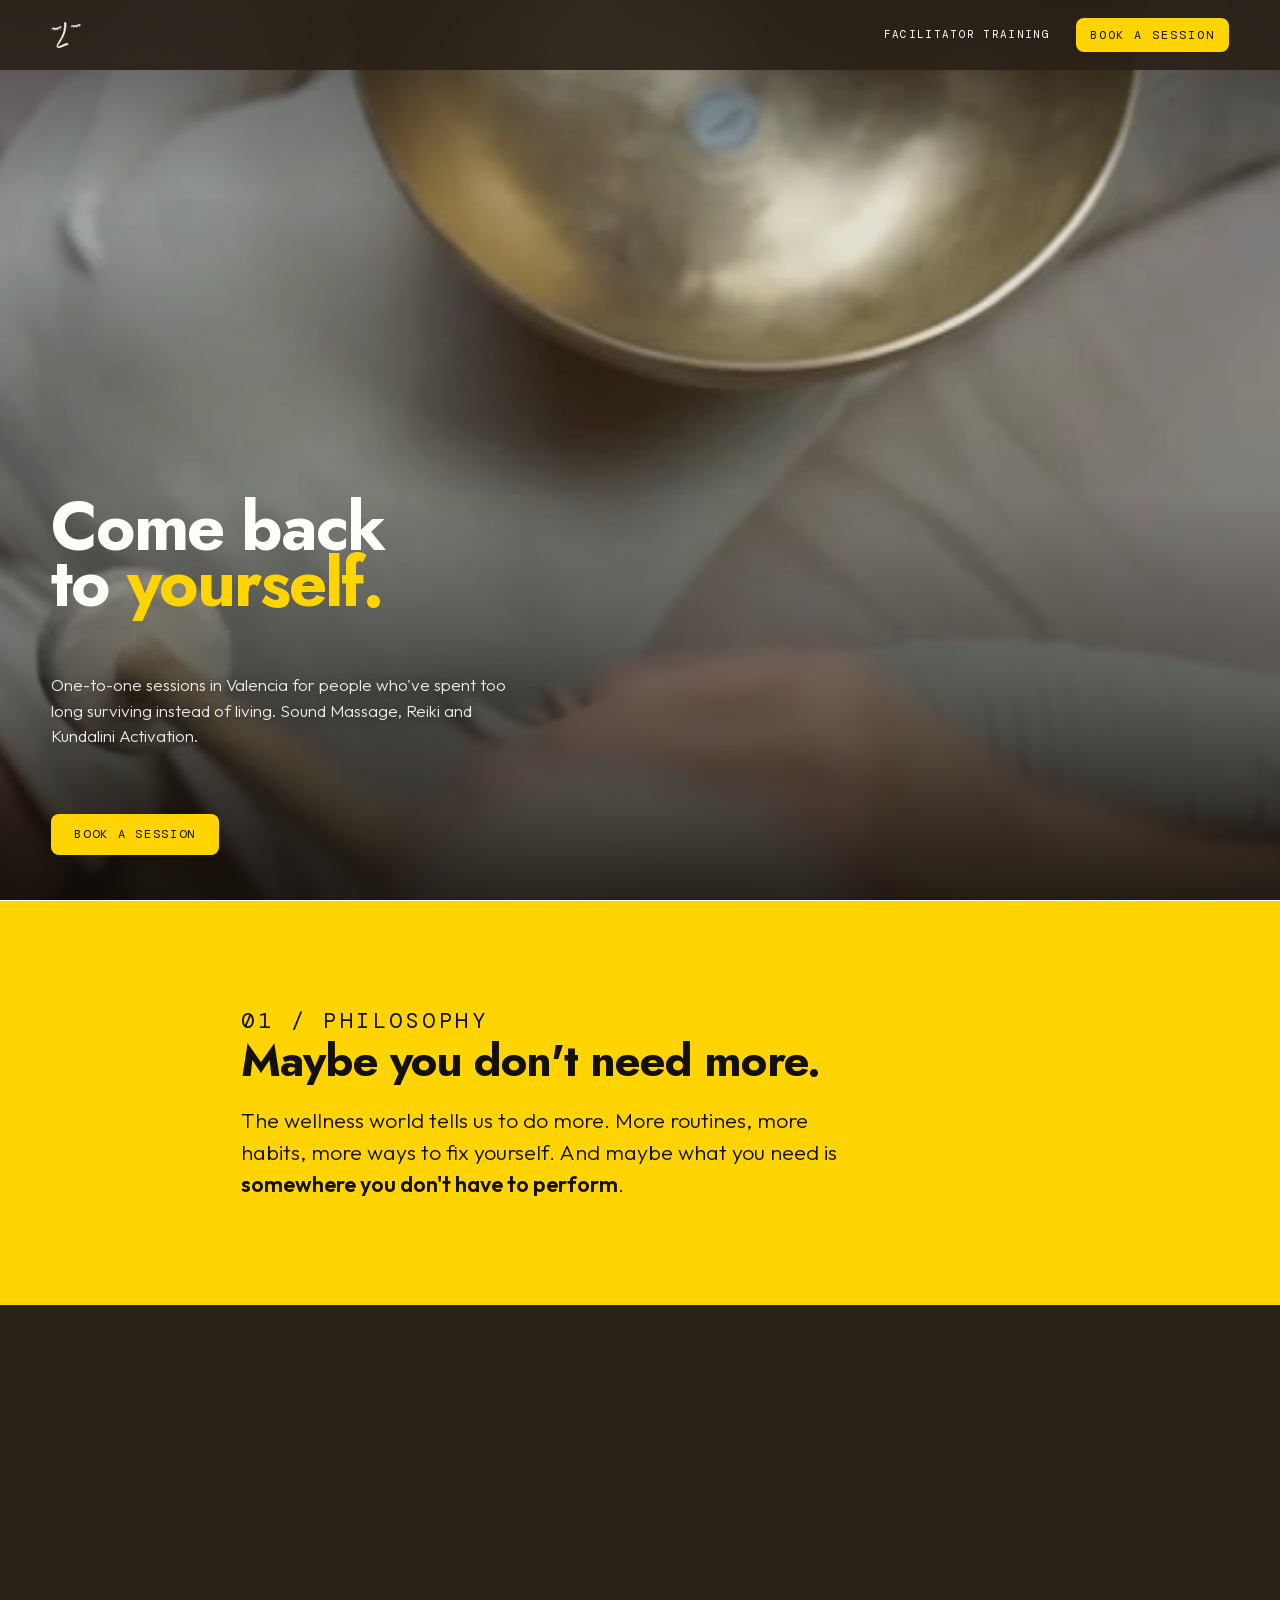
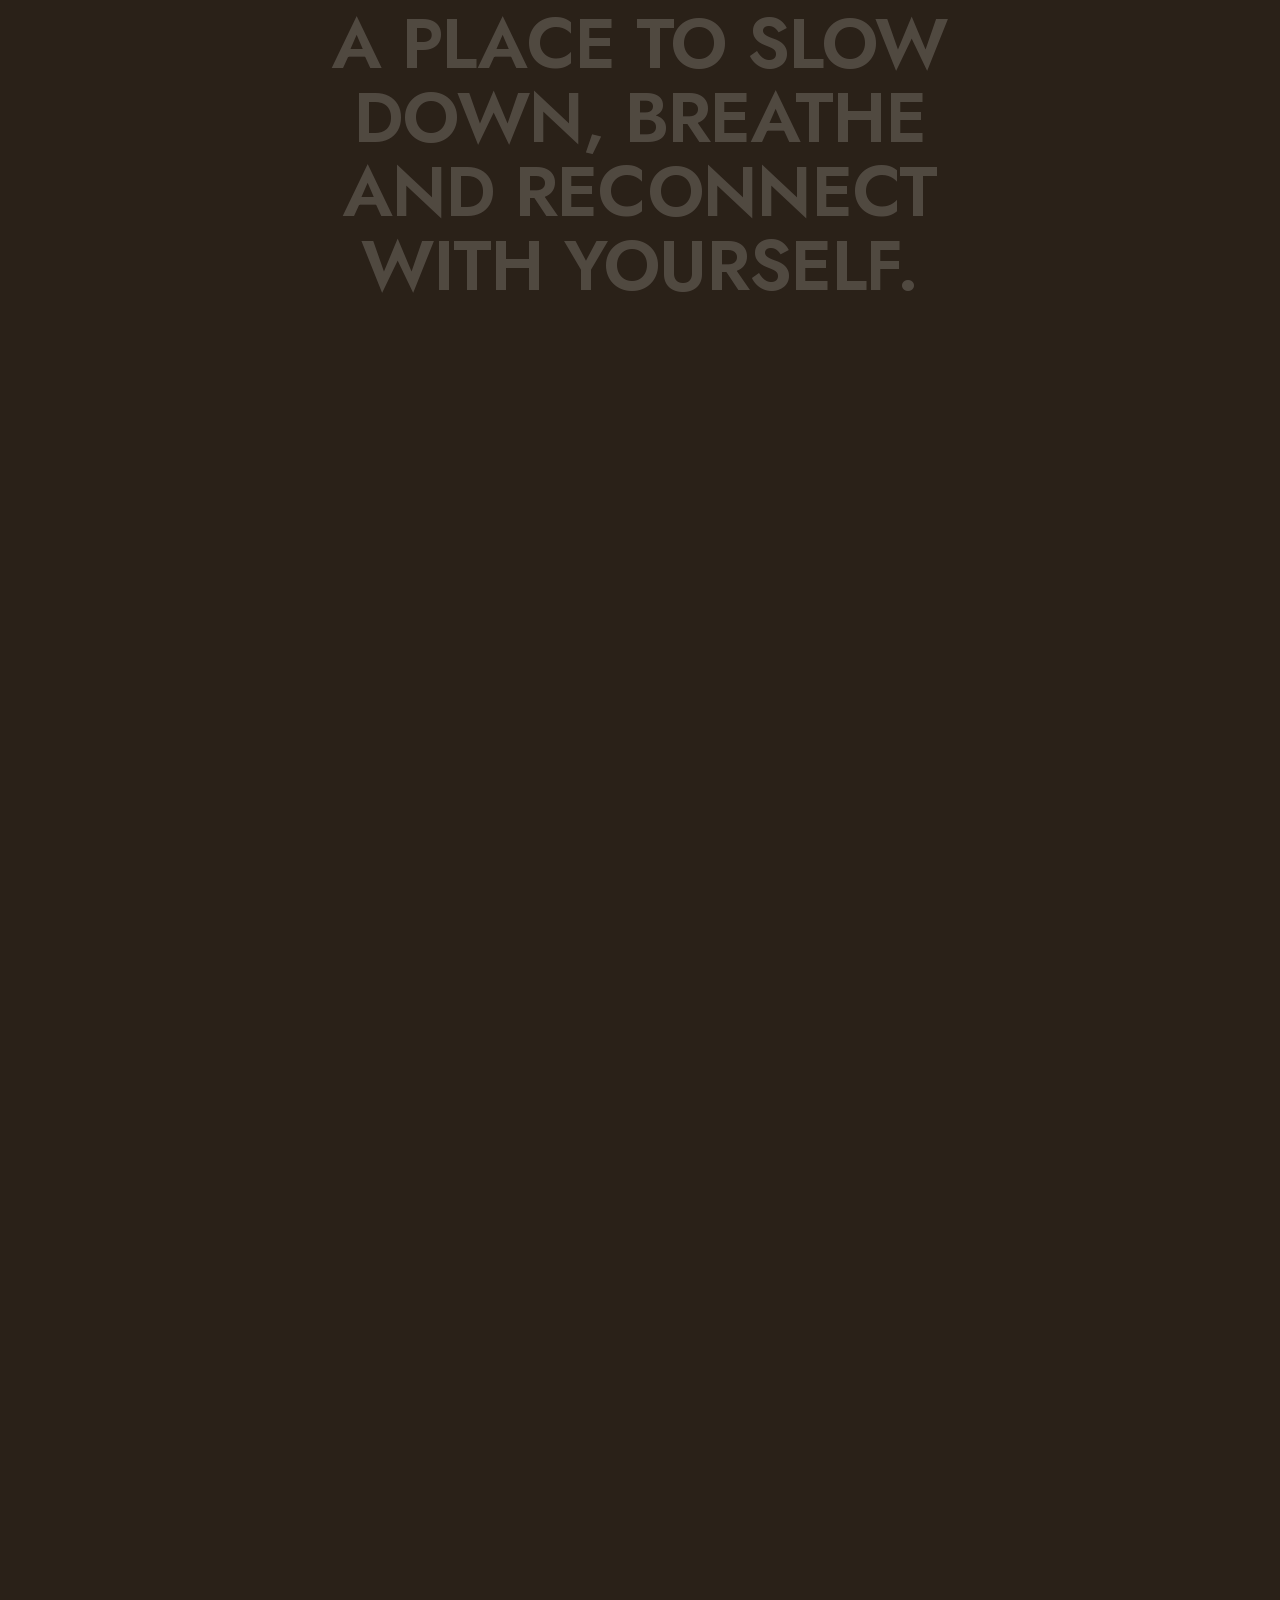
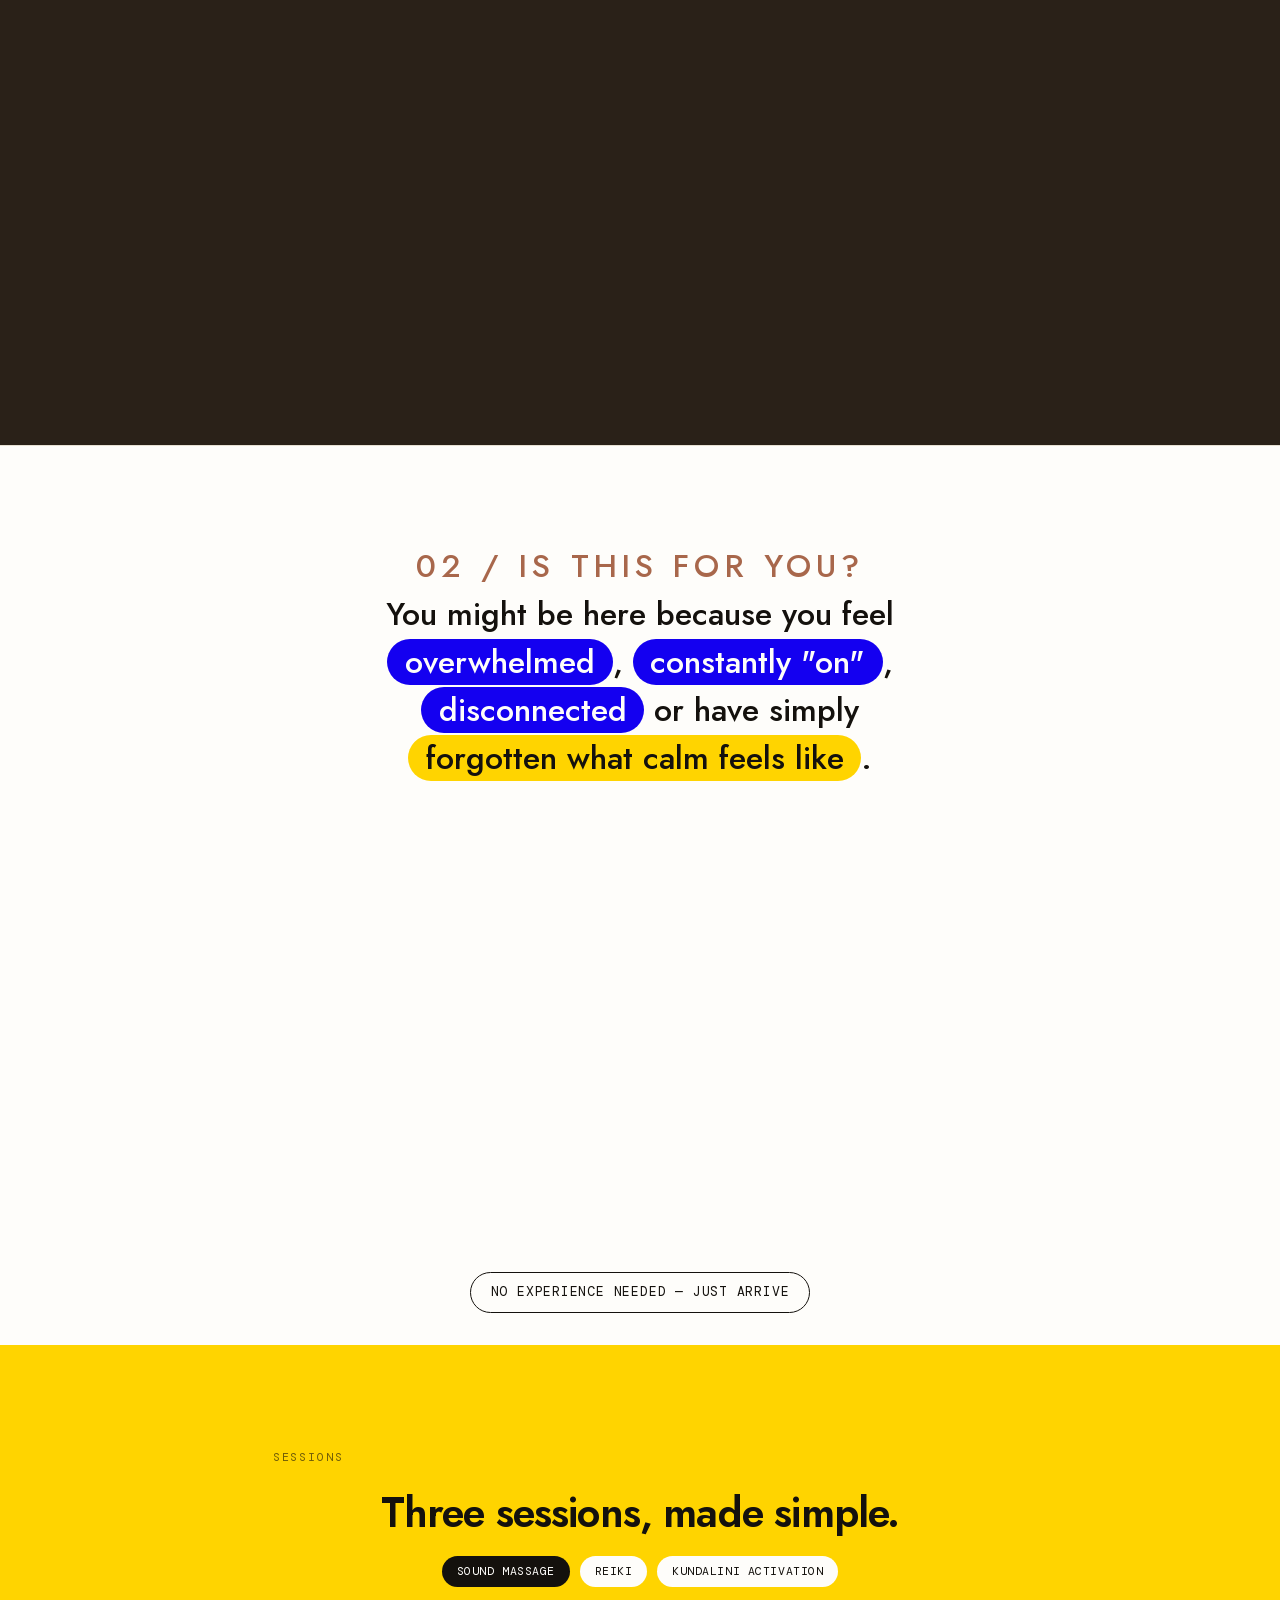
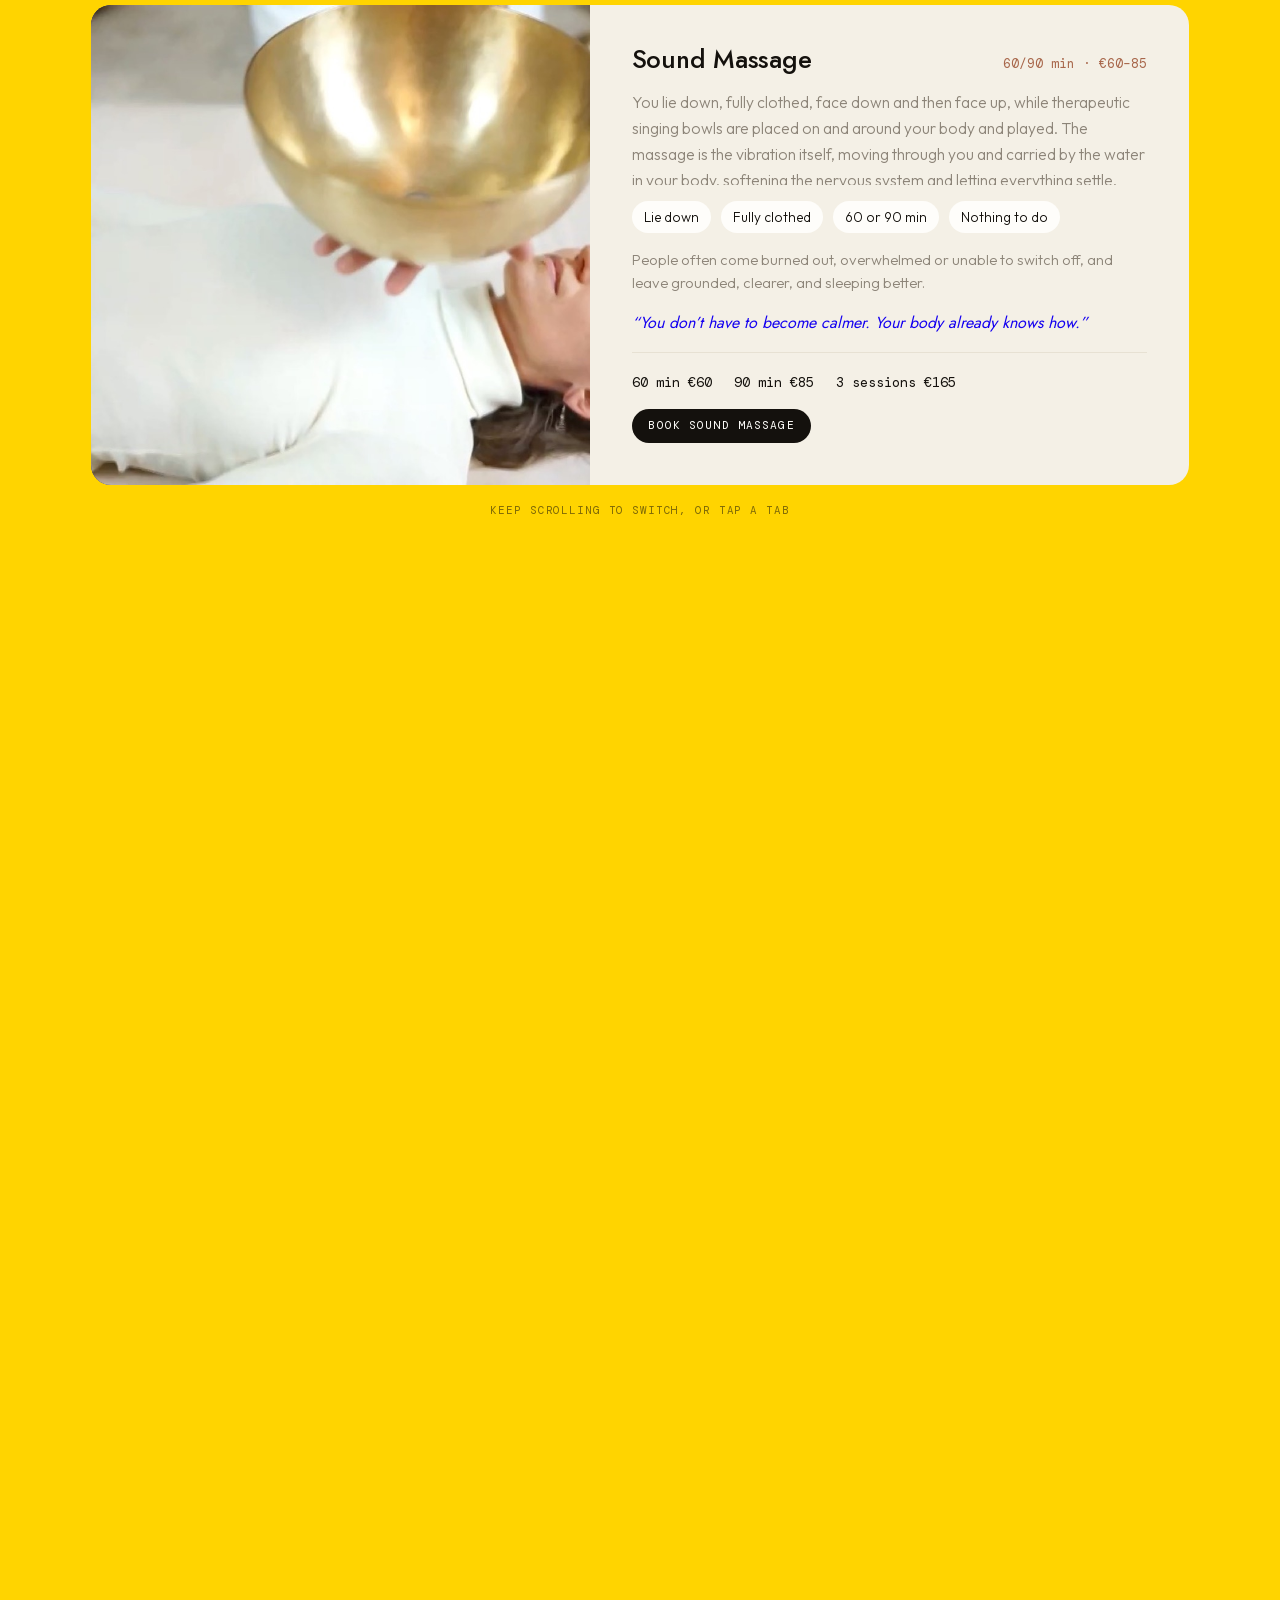
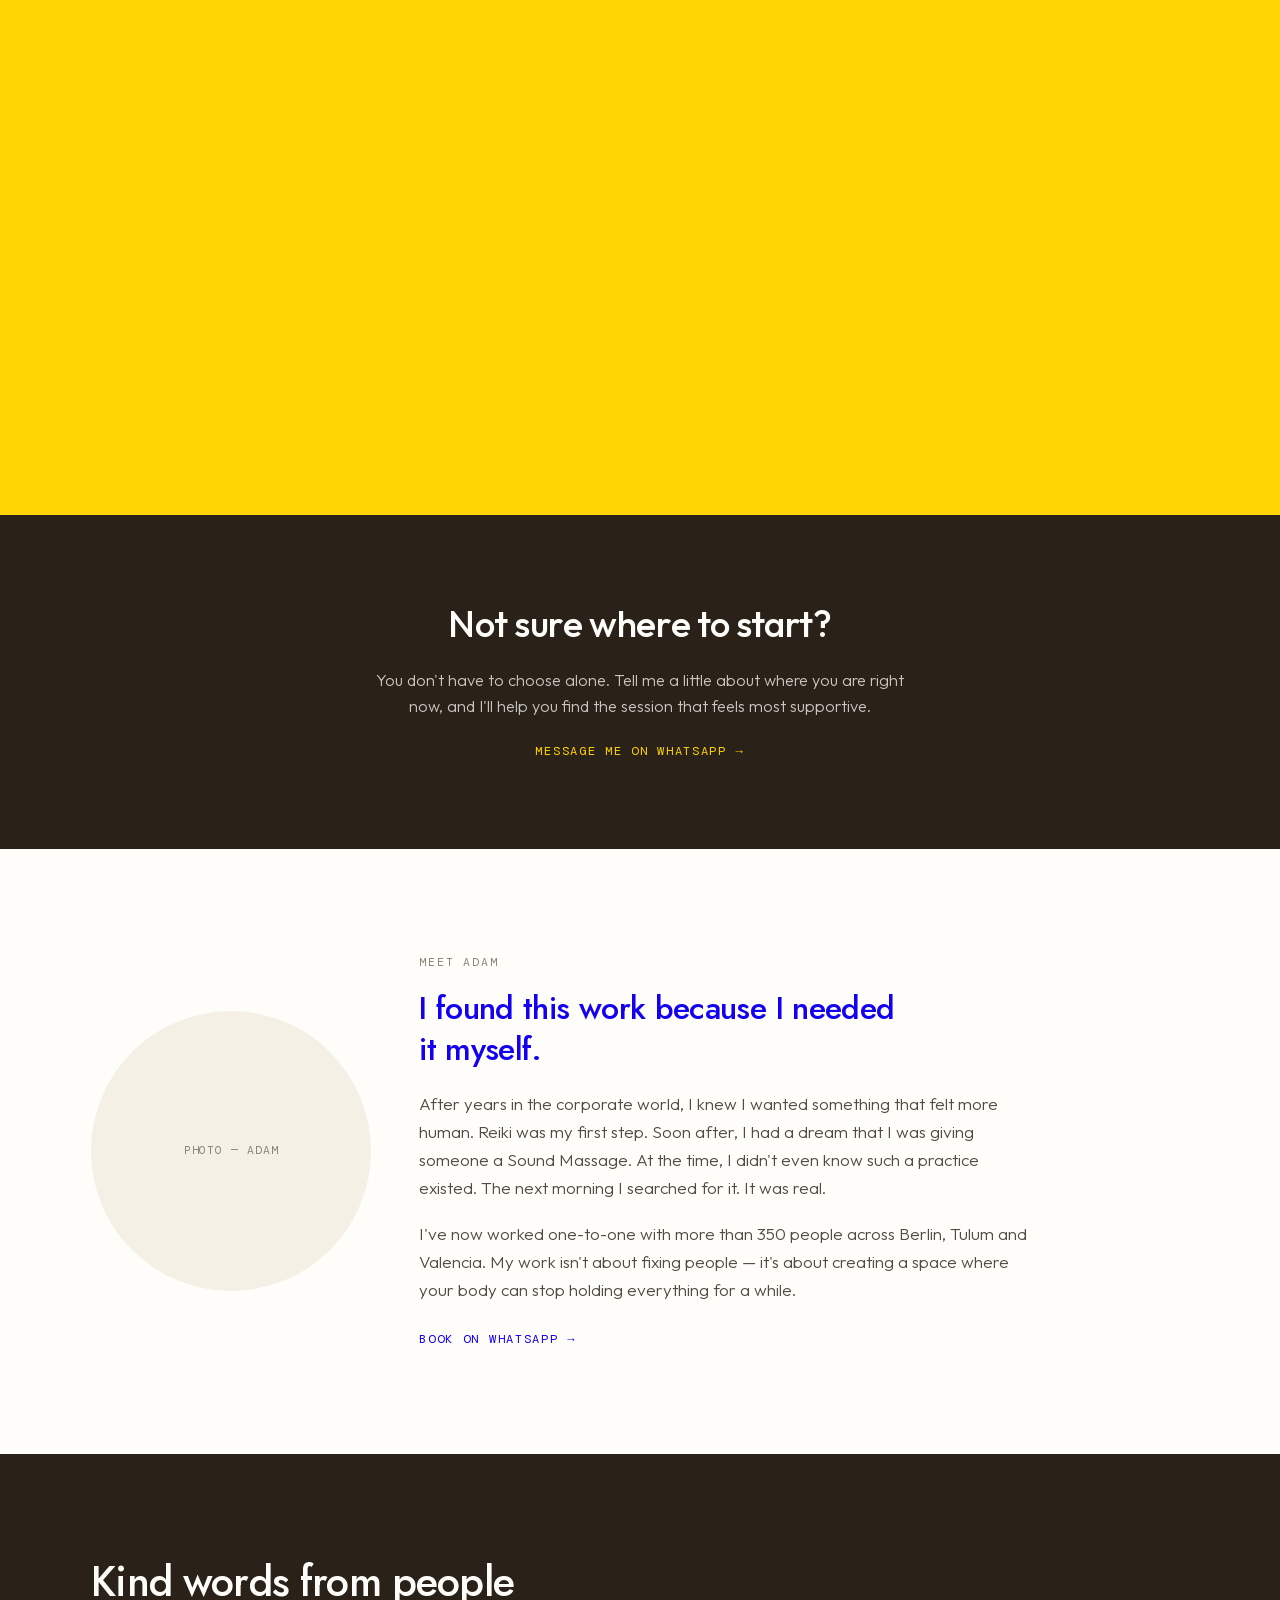
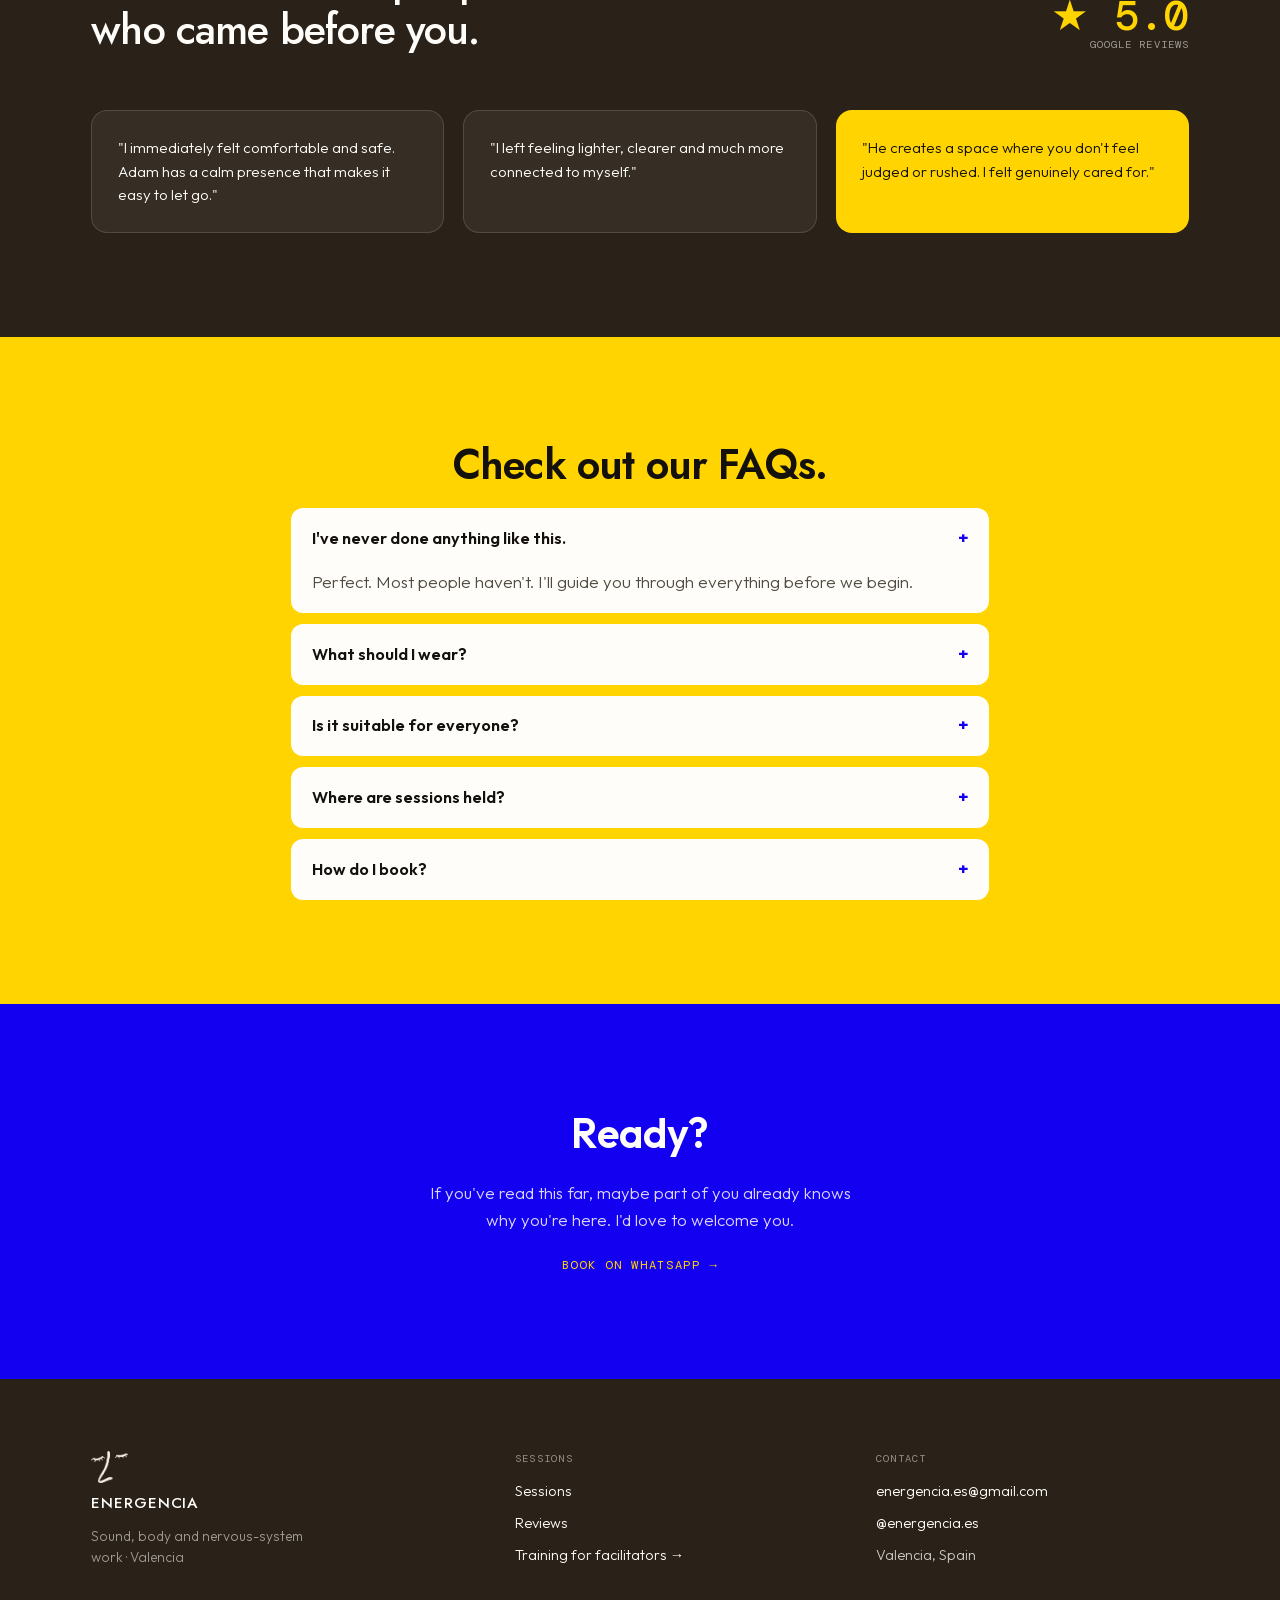
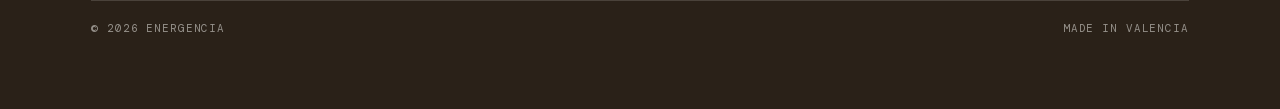
<file: treatments/index.html>
<!DOCTYPE html>
<html lang="en">
<head>
  <meta charset="utf-8">
  <meta name="viewport" content="width=device-width, initial-scale=1">
  <title>Sessions in Valencia — Sound Massage, Reiki &amp; Kundalini Activation | Energencia</title>
  <meta name="description" content="One-to-one sound and energy sessions in Valencia. Sound Massage, Reiki and Kundalini Activation with Adam.">
  <link rel="icon" href="../assets/favicon.png">

  <!-- Fonts: self-hosted (see assets/fonts/fonts.css). No third-party requests, no IP sent to Google. -->
  <link rel="stylesheet" href="../assets/fonts/fonts.css">

  <!-- Brand tokens (the backbone) -->
  <link rel="stylesheet" href="../tokens.css">

  <style>
    html { scroll-behavior: smooth; }
    @media (prefers-reduced-motion: reduce) { html { scroll-behavior: auto; } }
    ::selection { background: var(--yellow); color: var(--ink); }
    /* No overflow-x on body: it forces overflow-y non-visible too, which
       breaks position:sticky for every sticky descendant on the page
       (the pinned quote, the sessions-switcher card) — same reason
       .tp-scene doesn't set overflow:hidden either. The training page
       relies on structural fixes rather than a body-level clip, and
       actual horizontal overflow here is already verified absent. */

    /* ---- Header (transparent-over-photo, matches the site's is-scrolled pattern) ---- */
    .site-header { position: fixed; top: 0; left: 0; right: 0; z-index: 50; background: transparent;
      transition: background-color .3s ease; }
    .site-header.is-scrolled { background: rgba(42,33,24,.9); backdrop-filter: blur(10px); }
    .header-bar { display: flex; align-items: center; justify-content: space-between; gap: 1rem;
      padding: clamp(0.9rem, 2vh, 1.4rem) clamp(1.25rem, 4vw, 3.5rem); color: var(--white); min-width: 0; }
    .tp-lockup { display: flex; align-items: center; gap: 0.6rem; text-decoration: none; color: var(--white); }
    .tp-lockup img { height: 26px; width: auto; }
    .wordmark-wrap { display: inline-block; overflow: hidden; max-width: 200px; transition: max-width .3s ease, opacity .3s ease;
      font-family: var(--font-display); font-weight: 500; text-transform: uppercase; letter-spacing: var(--track-wordmark); font-size: 0.95rem; }
    .site-header.is-scrolled .wordmark-wrap { max-width: 0; opacity: 0; }
    .nav { display: flex; align-items: center; gap: clamp(1rem, 3vw, 1.6rem); font-family: var(--font-mono);
      font-size: 0.68rem; letter-spacing: 0.12em; text-transform: uppercase; min-width: 0;
      max-width: 0; opacity: 0; overflow: hidden; pointer-events: none; transition: max-width .3s ease, opacity .3s ease; }
    .site-header.is-scrolled .nav { max-width: 600px; opacity: 1; pointer-events: auto; }
    .nav a { text-decoration: none; color: var(--white); white-space: nowrap; }
    .nav a:hover { opacity: 0.75; }
    .nav a.btn { background: var(--yellow); color: var(--ink); padding: 0.55em 1.1em; border-radius: 8px; }
    .nav a.btn:hover { opacity: .85; }
    @media (max-width: 640px) {
      .nav a:not(.btn) { display: none; }
    }

    /* ---- Hero ---- */
    .tp-hero { position: relative; background: var(--espresso); color: var(--white); height: 100svh;
      display: flex; overflow: hidden; }
    .tp-hero-photo { position: absolute; inset: 0; opacity: 0.94; }
    .tp-hero-photo video { width: 100%; height: 100%; object-fit: cover; display: block; }
    .tp-hero-scrim { position: absolute; inset: 0;
      background: linear-gradient(180deg, rgba(20,15,10,.55) 0%, rgba(20,15,10,.08) 22%, rgba(20,15,10,.1) 55%, rgba(20,15,10,.88) 100%); }
    .tp-hero h1 { position: absolute; left: clamp(1.25rem, 4vw, 3.5rem); right: clamp(1.25rem, 4vw, 3.5rem);
      bottom: clamp(13rem, 32vh, 18rem); z-index: 2; margin: 0; font-family: var(--font-display); font-weight: 700;
      font-size: clamp(2.4rem, 7.5vh, 7rem); line-height: 0.84; letter-spacing: -0.03em; }
    .tp-hero h1 .yellow { color: var(--yellow); }
    .tp-hero p { position: absolute; left: clamp(1.25rem, 4vw, 3.5rem); right: clamp(1.25rem, 4vw, 3.5rem);
      bottom: clamp(7.5rem, 17vh, 9.5rem); z-index: 2; margin: 0; max-width: 44ch; font-size: clamp(0.9rem, 1.4vw, 1.05rem);
      line-height: 1.5; color: rgba(254,253,250,.9); text-shadow: 0 2px 12px rgba(0,0,0,.5); }
    .tp-hero-cta { position: absolute; left: clamp(1.25rem, 4vw, 3.5rem); bottom: clamp(1.5rem, 5vh, 3rem); z-index: 2;
      display: inline-flex; align-items: center; padding: 0.9em 1.9em; border-radius: 8px; background: var(--yellow);
      color: var(--ink); font-family: var(--font-mono); font-size: 0.76rem; letter-spacing: 0.14em; text-transform: uppercase;
      text-decoration: none; transition: transform .12s ease; }
    .tp-hero-cta:hover { transform: translateY(-1px); }

    /* ---- Section shells ---- */
    .tp-section { padding-block: clamp(4rem, 9vw, 6.5rem); }
    .tp-wrap { max-width: 1200px; margin-inline: auto; padding-inline: clamp(1.25rem, 4vw, 3.5rem); }
    .tp-prose { max-width: 900px; margin-inline: auto; padding-inline: clamp(1.25rem, 4vw, 3.5rem); }
    .tp-eyebrow { font-family: var(--font-mono); font-size: 0.72rem; letter-spacing: 0.16em; text-transform: uppercase;
      margin: 0 0 1.4rem; }
    .tp-h2 { margin: 0 0 1.2rem; font-family: var(--font-display); font-weight: 600; letter-spacing: -0.02em;
      font-size: clamp(1.9rem, 4vw, 2.6rem); line-height: 1.15; }

    /* ---- Philosophy ---- */
    .tp-philosophy { background: var(--yellow); color: var(--ink); }
    .tp-philosophy h2 { font-weight: 700; font-size: clamp(2rem, 4.6vw, 2.8rem); line-height: 1.05; }
    .tp-philosophy p { margin: 0; font-size: clamp(1.1rem, 2vw, 1.35rem); line-height: 1.5; max-width: 44ch; }

    /* ---- Pinned scene: reuses the site's scene-quote (word-light) mechanic exactly —
       same pin, same word-by-word opacity reveal, no sliding photo curtain. ---- */
    /* No overflow:hidden here — it was only ever needed to clip the photo
       curtain that has since been removed, and an overflow value other than
       visible on a sticky element's ancestor is a well-known way to break
       position:sticky (especially on Safari/iOS). The training page's
       equivalent .pinwrap never sets it, for the same reason. */
    .tp-scene { position: relative; background: var(--espresso); color: var(--white); }
    .tp-scene .pinwrap-inner { align-items: center; justify-content: center; padding: 0 clamp(1.25rem, 4vw, 4rem); }
    .tp-scene p[data-scene-words] { position: relative; z-index: 1; margin: 0; font-family: var(--font-display);
      font-weight: 600; text-transform: uppercase; font-size: clamp(1.9rem, 6vw, 4.4rem); line-height: 1.05;
      letter-spacing: -0.01em; max-width: 18ch; text-align: center; text-wrap: balance; }

    /* ---- Is this for you ---- */
    .tp-fits { background: var(--white); border-top: var(--border); min-height: 100svh; display: flex; }
    .tp-fits .tp-prose { text-align: center; display: flex; flex-direction: column; justify-content: space-between;
      flex: 1; padding-block: clamp(3.5rem, 8vw, 6rem) 2rem; }
    .tp-fits .tp-eyebrow { color: var(--clay); }
    .tp-fits p { margin: 0 auto; max-width: 700px; font-family: var(--font-display); font-weight: 500;
      font-size: clamp(1.5rem, 2.8vw, 2rem); line-height: 1.5; }
    .tp-pill { border-radius: 999px; padding: 0 0.55em; box-decoration-break: clone; -webkit-box-decoration-break: clone; }
    .tp-pill--blue { background: var(--klein); color: var(--white); }
    .tp-pill--yellow { background: var(--yellow); color: var(--ink); white-space: nowrap; }
    .tp-fits-note { display: inline-flex; align-self: center; align-items: center; margin-top: 2rem; padding: 0.7em 1.5em;
      border-radius: 999px; background: var(--white); border: 1.5px solid var(--ink); color: var(--ink);
      font-family: var(--font-mono); font-size: 0.82rem; letter-spacing: 0.06em; text-transform: uppercase; }

    /* ---- Sessions switcher ---- */
    .tp-sessions { background: var(--yellow); color: var(--ink); }
    .tp-sessions .tp-eyebrow, .tp-sessions h2 { text-align: center; color: rgba(20,17,13,.6); }
    .tp-sessions h2 { color: var(--ink); }
    .tp-switcher { position: relative; }
    .tp-switcher-sticky { position: sticky; top: 90px; z-index: 1; display: flex; flex-direction: column;
      gap: 1.1rem; padding-bottom: 0.4rem; }
    .tp-tabs { display: flex; gap: 0.6rem; flex-wrap: wrap; justify-content: center; }
    .tp-tab { padding: 0.7em 1.3em; border-radius: 999px; border: none; cursor: pointer; font-family: var(--font-mono);
      font-size: 0.72rem; letter-spacing: 0.05em; text-transform: uppercase; background: var(--white); color: var(--ink);
      transition: background-color .2s ease, color .2s ease; }
    .tp-tab.is-active { background: var(--ink); color: var(--white); }
    .tp-card { background: var(--sand); border-radius: 20px; overflow: hidden; display: grid;
      grid-template-columns: 1fr 1.2fr; align-items: stretch; height: 480px; }
    .tp-card-photos { position: relative; background: var(--espresso); }
    .tp-card-photo { position: absolute; inset: 0; opacity: 0; pointer-events: none; transition: opacity .5s ease; }
    .tp-card-photo.is-active { opacity: 1; pointer-events: auto; }
    .tp-card-photo img { width: 100%; height: 100%; object-fit: cover; display: block; }
    .tp-card-content { padding: clamp(1.8rem, 4vw, 2.6rem); display: flex; flex-direction: column; gap: 1rem; overflow: hidden; }
    .tp-card-title-row { display: flex; justify-content: space-between; align-items: baseline; gap: 0.6rem; }
    .tp-card-title-row h3 { margin: 0; font-family: var(--font-display); font-weight: 500; font-size: 1.6rem; }
    .tp-duration { font-family: var(--font-mono); font-size: 0.8rem; color: var(--clay); white-space: nowrap; }
    .tp-card-desc { margin: 0; color: var(--grey); font-size: 0.98rem; line-height: 1.65;
      display: -webkit-box; -webkit-line-clamp: 4; -webkit-box-orient: vertical; overflow: hidden; }
    .tp-tags { display: flex; flex-wrap: wrap; gap: 0.6rem; }
    .tp-tag { background: var(--white); border-radius: 999px; padding: 0.4em 0.9em; font-size: 0.85rem; white-space: nowrap; }
    .tp-card-note { margin: 0; font-size: 0.92rem; color: var(--grey); }
    .tp-card-quote { margin: 0; font-family: var(--font-display); font-style: italic; font-size: 1rem; color: var(--klein); }
    .tp-card-footer { display: flex; flex-wrap: wrap; align-items: center; justify-content: space-between; gap: 1rem;
      margin-top: auto; padding-top: 1.2rem; border-top: var(--border); }
    .tp-price-rows { display: flex; gap: 1.4rem; flex-wrap: wrap; font-family: var(--font-mono); font-size: 0.85rem; }
    .tp-pill-cta { display: inline-flex; align-items: center; padding: 0.75em 1.5em; border-radius: 999px;
      background: var(--ink); color: var(--white); font-family: var(--font-mono); font-size: 0.7rem;
      letter-spacing: 0.1em; text-transform: uppercase; text-decoration: none; transition: opacity .12s ease; }
    .tp-pill-cta:hover { opacity: .85; }
    .tp-hint { font-family: var(--font-mono); font-size: 0.68rem; letter-spacing: 0.08em; text-transform: uppercase;
      color: rgba(20,17,13,.55); text-align: center; }
    .tp-sentinels { display: flex; flex-direction: column; }
    .tp-sentinels > div { height: 55svh; }
    @media (max-width: 767px) {
      .tp-switcher-sticky { position: static; }
      .tp-card { grid-template-columns: 1fr; height: auto; }
      .tp-card-photos { height: 200px; }
      .tp-card-photo { position: static; opacity: 1 !important; pointer-events: auto !important; display: none; }
      .tp-card-photo.is-active { display: block; }
      .tp-sentinels { display: none; }
      /* The 4-line clamp exists only to keep the desktop card's height fixed
         (load-bearing for the sentinel scroll math) — mobile has no fixed
         height to protect, so let the description show in full. */
      .tp-card-desc { -webkit-line-clamp: unset; overflow: visible; }
    }

    /* ---- Not sure where to start ---- */
    .tp-cta-mid { background: var(--espresso); color: var(--white); text-align: center; }
    .tp-cta-mid .tp-prose { display: flex; flex-direction: column; align-items: center; gap: 1.4rem;
      max-width: 700px; padding-block: clamp(3.5rem, 8vw, 5.5rem); }
    .tp-cta-mid h2 { margin: 0; font-weight: 500; letter-spacing: -0.01em; font-size: clamp(1.7rem, 3.6vw, 2.3rem); line-height: 1.15; }
    .tp-cta-mid p { margin: 0; max-width: 48ch; font-size: 1.02rem; line-height: 1.6; color: rgba(254,253,250,.75); }
    .tp-link-arrow { display: inline-flex; align-items: center; gap: 0.4em; color: var(--yellow); font-family: var(--font-mono);
      font-size: 0.76rem; letter-spacing: 0.14em; text-transform: uppercase; text-decoration: none; }
    .tp-link-arrow:hover { opacity: .8; }

    /* ---- Meet Adam ---- */
    .tp-about { background: var(--white); }
    .tp-about .tp-wrap { display: grid; grid-template-columns: min(30vw, 280px) 1fr; gap: clamp(2rem, 5vw, 3rem); align-items: center; }
    .tp-about-photo { border-radius: 999px; overflow: hidden; aspect-ratio: 1/1; background: var(--sand); }
    .tp-about-photo img { width: 100%; height: 100%; object-fit: cover; display: block; }
    .tp-about .tp-eyebrow { color: var(--grey); margin-bottom: 1rem; }
    .tp-about h2 { font-weight: 500; font-size: clamp(1.5rem, 3vw, 2rem); line-height: 1.3; color: var(--klein); max-width: 24ch; }
    .tp-about p { margin: 0 0 1.1rem; max-width: 56ch; color: var(--body-grey); line-height: 1.65; }
    .tp-about .tp-link-arrow { color: var(--klein); margin-top: 0.5rem; }
    @media (max-width: 640px) {
      .tp-about .tp-wrap { grid-template-columns: 1fr; text-align: left; }
      .tp-about-photo { width: min(160px, 40vw); }
    }

    /* ---- Kind words ---- */
    .tp-reviews { background: var(--espresso); color: var(--white); }
    .tp-reviews-head { display: flex; flex-wrap: wrap; justify-content: space-between; align-items: flex-end;
      gap: 1.5rem; margin-bottom: clamp(2.5rem, 6vw, 3.5rem); }
    .tp-reviews-head h2 { margin: 0; font-weight: 500; max-width: 18ch; }
    .tp-reviews-score { text-align: right; }
    .tp-reviews-score .v { font-family: var(--font-mono); font-weight: 500; font-size: clamp(2rem, 4vw, 2.6rem); line-height: 1; color: var(--yellow); }
    .tp-reviews-score .k { font-family: var(--font-mono); font-size: 0.66rem; letter-spacing: 0.1em; text-transform: uppercase; color: rgba(254,253,250,.55); }
    .tp-review-grid { display: grid; grid-template-columns: repeat(auto-fit, minmax(260px, 1fr)); gap: 1.2rem; }
    .tp-review-card { margin: 0; background: rgba(254,253,250,.06); border: 1px solid rgba(254,253,250,.14);
      border-radius: 16px; padding: 1.6rem; }
    .tp-review-card.is-yellow { background: var(--yellow); color: var(--ink); border-color: transparent; }
    .tp-review-card blockquote { margin: 0; font-size: 0.95rem; line-height: 1.55; }

    /* ---- FAQ ---- */
    .tp-faq { background: var(--yellow); color: var(--ink); }
    .tp-faq .tp-prose { max-width: 800px; }
    .tp-faq h2 { text-align: center; }
    .tp-faq-list { display: flex; flex-direction: column; gap: 0.7rem; }
    .tp-faq-list details { background: var(--white); border-radius: 12px; padding: 0 1.3rem; }
    .tp-faq-list summary { cursor: pointer; list-style: none; display: flex; justify-content: space-between;
      align-items: baseline; gap: 1rem; padding: 1.1rem 0; font-family: var(--font-body); font-weight: 600; font-size: 1.02rem; }
    .tp-faq-list summary::-webkit-details-marker { display: none; }
    .tp-faq-list summary .plus { font-family: var(--font-mono); color: var(--klein); flex-shrink: 0; }
    .tp-faq-list details[open] summary .plus { content: '\2212'; }
    .tp-faq-list p { margin: 0; padding: 0 0 1.1rem; color: var(--body-grey); }

    /* ---- Ready ---- */
    .tp-ready { background: var(--klein); color: var(--white); text-align: center; }
    .tp-ready .tp-prose { max-width: 700px; display: flex; flex-direction: column; align-items: center; gap: 1.4rem;
      padding-block: clamp(4rem, 9vw, 6.5rem); }
    .tp-ready h2 { margin: 0; font-weight: 600; letter-spacing: -0.01em; font-size: clamp(1.9rem, 4vw, 2.6rem); line-height: 1.2; }
    .tp-ready p { margin: 0; max-width: 40ch; font-size: 1.05rem; line-height: 1.6; color: rgba(254,253,250,.85); }

    /* ---- Footer ---- */
    .tp-footer { background: var(--espresso); color: var(--white); }
    .tp-footer .tp-wrap { padding-block: clamp(3rem, 7vw, 4.5rem); }
    .tp-footer-grid { display: grid; grid-template-columns: 1.2fr 1fr 1fr; gap: clamp(1.5rem, 4vw, 3rem); margin-bottom: 2rem; }
    @media (max-width: 640px) { .tp-footer-grid { grid-template-columns: 1fr; } }
    .tp-footer-col { display: flex; flex-direction: column; gap: 0.6rem; font-size: 0.9rem; }
    .tp-footer-col img { height: 32px; width: auto; align-self: flex-start; }
    .tp-footer-brand-name { font-family: var(--font-display); font-weight: 500; text-transform: uppercase; letter-spacing: 0.06em; font-size: 0.95rem; }
    .tp-footer-col p { margin: 0; color: rgba(254,253,250,.55); font-size: 0.86rem; max-width: 24ch; }
    .tp-footer-col a { color: var(--white); text-decoration: none; }
    .tp-footer-col a:hover { color: var(--yellow); }
    .tp-footer-label { font-family: var(--font-mono); font-size: 0.66rem; letter-spacing: 0.12em; text-transform: uppercase;
      color: rgba(254,253,250,.5); margin-bottom: 0.2rem; }
    .tp-footer-bottom { display: flex; flex-wrap: wrap; justify-content: space-between; gap: 0.6rem; padding-top: 1.2rem;
      border-top: 1px solid rgba(254,253,250,.15); font-family: var(--font-mono); font-size: 0.68rem;
      letter-spacing: 0.08em; text-transform: uppercase; color: rgba(254,253,250,.5); }

    /* ---- Placeholder photo treatment (client to supply real photos) ---- */
    .tp-placeholder { width: 100%; height: 100%; display: flex; align-items: center; justify-content: center;
      text-align: center; padding: 1rem; background: var(--sand); color: var(--grey); font-family: var(--font-mono);
      font-size: 0.72rem; letter-spacing: 0.08em; text-transform: uppercase; }

    /* Reuse the site's pin mechanics: .pinwrap / .pinwrap-inner (from tokens/main site pattern).
       Height matches the training page's own scene-quote pin exactly (260svh). */
    .pinwrap { position: relative; isolation: isolate; height: 260svh; }
    .pinwrap-inner { position: sticky; top: 0; height: 100svh; overflow: hidden; display: flex; flex-direction: column; }
  </style>
</head>
<body>

  <!-- Header -->
  <header class="site-header" data-header="true">
    <div class="header-bar">
      <a class="tp-lockup" href="#top" aria-label="Energencia home">
        <img src="../assets/logo-face-white.png" alt="Energencia">
        <span class="wordmark-wrap">Energencia</span>
      </a>
      <nav class="nav" data-headnav="true">
        <a href="../index.html">Facilitator Training</a>
        <a class="btn" href="https://wa.me/491794343167" target="_blank" rel="noopener">Book a session</a>
      </nav>
    </div>
  </header>

  <!-- Hero -->
  <section id="top" class="tp-hero">
    <div class="tp-hero-photo">
      <video src="../assets/photos/treatments-hero.mov" poster="../assets/photos/treatments-hero-poster.jpg"
        autoplay muted loop playsinline aria-hidden="true"></video>
    </div>
    <div class="tp-hero-scrim"></div>
    <h1>Come back<br>to <span class="yellow">yourself.</span></h1>
    <p>One-to-one sessions in Valencia for people who've spent too long surviving instead of living. Sound Massage, Reiki and Kundalini Activation.</p>
    <a class="tp-hero-cta" href="https://wa.me/491794343167" target="_blank" rel="noopener">Book a session</a>
  </section>

  <div data-hero-end="true" style="height: 1px;" aria-hidden="true"></div>

  <!-- 01 Philosophy -->
  <section class="tp-section tp-philosophy">
    <div class="tp-prose">
      <p class="tp-eyebrow">01 / Philosophy</p>
      <h2 class="tp-h2">Maybe you don't need more.</h2>
      <p>The wellness world tells us to do more. More routines, more habits, more ways to fix yourself. And maybe what you need is <strong>somewhere you don't have to perform</strong>.</p>
    </div>
  </section>

  <!-- Pinned scene: pure word-lighting, same mechanic as the training page's scene-quote -->
  <div class="pinwrap tp-scene" data-pinwrap="true">
    <div class="pinwrap-inner">
      <p data-scene-words="true">A place to slow down, breathe and reconnect with yourself.</p>
    </div>
  </div>

  <!-- 02 Is this for you -->
  <section class="tp-fits">
    <div class="tp-prose">
      <div>
        <p class="tp-eyebrow">02 / Is this for you?</p>
        <p>You might be here because you feel <span class="tp-pill tp-pill--blue">overwhelmed</span>, <span class="tp-pill tp-pill--blue" style="white-space:nowrap;">constantly "on"</span>, <span class="tp-pill tp-pill--blue">disconnected</span> or have simply <span class="tp-pill tp-pill--yellow">forgotten what calm feels like</span>.</p>
      </div>
      <span class="tp-fits-note">No experience needed — just arrive</span>
    </div>
  </section>

  <!-- Sessions switcher -->
  <section id="sessions" class="tp-section tp-sessions" data-sessions="true">
    <div class="tp-wrap">
      <p class="tp-eyebrow">Sessions</p>
      <h2 class="tp-h2">Three sessions, made simple.</h2>

      <div class="tp-switcher">
        <div class="tp-switcher-sticky">
          <div class="tp-tabs">
            <button class="tp-tab is-active" data-tab="0">Sound Massage</button>
            <button class="tp-tab" data-tab="1">Reiki</button>
            <button class="tp-tab" data-tab="2">Kundalini Activation</button>
          </div>
          <div class="tp-card">
            <div class="tp-card-photos">
              <div class="tp-card-photo is-active" data-photo="0">
                <img src="../assets/photos/treatments-hero.jpg" alt="Sound Massage session" loading="lazy">
              </div>
              <div class="tp-card-photo" data-photo="1">
                <div class="tp-placeholder">Photo — Reiki</div>
              </div>
              <div class="tp-card-photo" data-photo="2">
                <div class="tp-placeholder">Photo — Kundalini Activation</div>
              </div>
            </div>
            <div class="tp-card-content">
              <div class="tp-card-title-row">
                <h3 data-field="name">Sound Massage</h3>
                <span class="tp-duration" data-field="durationLabel">60/90 min · €60–85</span>
              </div>
              <p class="tp-card-desc" data-field="description">You lie down, fully clothed, face down and then face up, while therapeutic singing bowls are placed on and around your body and played. The massage is the vibration itself, moving through you and carried by the water in your body, softening the nervous system and letting everything settle.</p>
              <div class="tp-tags" data-field="tags">
                <span class="tp-tag">Lie down</span><span class="tp-tag">Fully clothed</span><span class="tp-tag">60 or 90 min</span><span class="tp-tag">Nothing to do</span>
              </div>
              <p class="tp-card-note" data-field="note">People often come burned out, overwhelmed or unable to switch off, and leave grounded, clearer, and sleeping better.</p>
              <p class="tp-card-quote" data-field="quote">"You don&rsquo;t have to become calmer. Your body already knows how."</p>
              <div class="tp-card-footer">
                <div class="tp-price-rows" data-field="priceRows">
                  <span>60 min €60</span><span>90 min €85</span><span>3 sessions €165</span>
                </div>
                <a class="tp-pill-cta" data-field="cta" href="https://wa.me/491794343167" target="_blank" rel="noopener">Book Sound Massage</a>
              </div>
            </div>
          </div>
          <div class="tp-hint">Keep scrolling to switch, or tap a tab</div>
        </div>

        <div class="tp-sentinels">
          <div data-sentinel="0"></div>
          <div data-sentinel="1"></div>
          <div data-sentinel="2"></div>
        </div>
      </div>
    </div>
  </section>

  <!-- Not sure where to start -->
  <section class="tp-cta-mid">
    <div class="tp-prose">
      <h2>Not sure where to start?</h2>
      <p>You don't have to choose alone. Tell me a little about where you are right now, and I'll help you find the session that feels most supportive.</p>
      <a class="tp-link-arrow" href="https://wa.me/491794343167" target="_blank" rel="noopener">Message me on WhatsApp →</a>
    </div>
  </section>

  <!-- Meet Adam -->
  <section id="about" class="tp-section tp-about">
    <div class="tp-wrap">
      <div class="tp-about-photo"><div class="tp-placeholder">Photo — Adam</div></div>
      <div>
        <p class="tp-eyebrow">Meet Adam</p>
        <h2 class="tp-h2">I found this work because I needed it myself.</h2>
        <p>After years in the corporate world, I knew I wanted something that felt more human. Reiki was my first step. Soon after, I had a dream that I was giving someone a Sound Massage. At the time, I didn't even know such a practice existed. The next morning I searched for it. It was real.</p>
        <p>I've now worked one-to-one with more than 350 people across Berlin, Tulum and Valencia. My work isn't about fixing people — it's about creating a space where your body can stop holding everything for a while.</p>
        <a class="tp-link-arrow" href="https://wa.me/491794343167" target="_blank" rel="noopener">Book on WhatsApp →</a>
      </div>
    </div>
  </section>

  <!-- Kind words -->
  <section id="reviews" class="tp-section tp-reviews">
    <div class="tp-wrap">
      <div class="tp-reviews-head">
        <h2 class="tp-h2">Kind words from people who came before you.</h2>
        <div class="tp-reviews-score">
          <div class="v">★ 5.0</div>
          <div class="k">Google Reviews</div>
        </div>
      </div>
      <div class="tp-review-grid">
        <figure class="tp-review-card"><blockquote>"I immediately felt comfortable and safe. Adam has a calm presence that makes it easy to let go."</blockquote></figure>
        <figure class="tp-review-card"><blockquote>"I left feeling lighter, clearer and much more connected to myself."</blockquote></figure>
        <figure class="tp-review-card is-yellow"><blockquote>"He creates a space where you don't feel judged or rushed. I felt genuinely cared for."</blockquote></figure>
      </div>
    </div>
  </section>

  <!-- FAQ -->
  <section class="tp-section tp-faq">
    <div class="tp-prose">
      <h2 class="tp-h2">Check out our FAQs.</h2>
      <div class="tp-faq-list">
        <details open>
          <summary>I've never done anything like this.<span class="plus">+</span></summary>
          <p>Perfect. Most people haven't. I'll guide you through everything before we begin.</p>
        </details>
        <details>
          <summary>What should I wear?<span class="plus">+</span></summary>
          <p>For Sound Massage, wear comfortable natural fabrics without metal (zips, belts or jewellery). For every session, avoid a heavy meal for around two hours beforehand, and drink plenty of water.</p>
        </details>
        <details>
          <summary>Is it suitable for everyone?<span class="plus">+</span></summary>
          <p>Please let me know before booking if you have a pacemaker, epilepsy, certain heart conditions, are in the first trimester of pregnancy, or experience psychosis or schizophrenia. None of this is medical treatment, and it doesn't replace it.</p>
        </details>
        <details>
          <summary>Where are sessions held?<span class="plus">+</span></summary>
          <p>In my studio in Valencia. I'll send you the address after booking.</p>
        </details>
        <details>
          <summary>How do I book?<span class="plus">+</span></summary>
          <p>Just send me a message on WhatsApp, and we'll find a time that works for both of us.</p>
        </details>
      </div>
    </div>
  </section>

  <!-- Ready -->
  <section class="tp-ready">
    <div class="tp-prose">
      <h2>Ready?</h2>
      <p>If you've read this far, maybe part of you already knows why you're here. I'd love to welcome you.</p>
      <a class="tp-link-arrow" href="https://wa.me/491794343167" target="_blank" rel="noopener">Book on WhatsApp →</a>
    </div>
  </section>

  <!-- Footer -->
  <footer class="tp-footer">
    <div class="tp-wrap">
      <div class="tp-footer-grid">
        <div class="tp-footer-col">
          <img src="../assets/logo-face-white.png" alt="">
          <div class="tp-footer-brand-name">Energencia</div>
          <p>Sound, body and nervous-system work · Valencia</p>
        </div>
        <div class="tp-footer-col">
          <span class="tp-footer-label">Sessions</span>
          <a href="#sessions">Sessions</a>
          <a href="#reviews">Reviews</a>
          <a href="../index.html">Training for facilitators →</a>
        </div>
        <div class="tp-footer-col">
          <span class="tp-footer-label">Contact</span>
          <a href="mailto:energencia.es@gmail.com">energencia.es@gmail.com</a>
          <a href="https://instagram.com/energencia.es">@energencia.es</a>
          <span style="color: rgba(254,253,250,.75);">Valencia, Spain</span>
        </div>
      </div>
      <div class="tp-footer-bottom">
        <span>© 2026 Energencia</span>
        <span>Made in Valencia</span>
      </div>
    </div>
  </footer>

  <script src="../assets/interactions.js"></script>
</body>
</html>
</file>
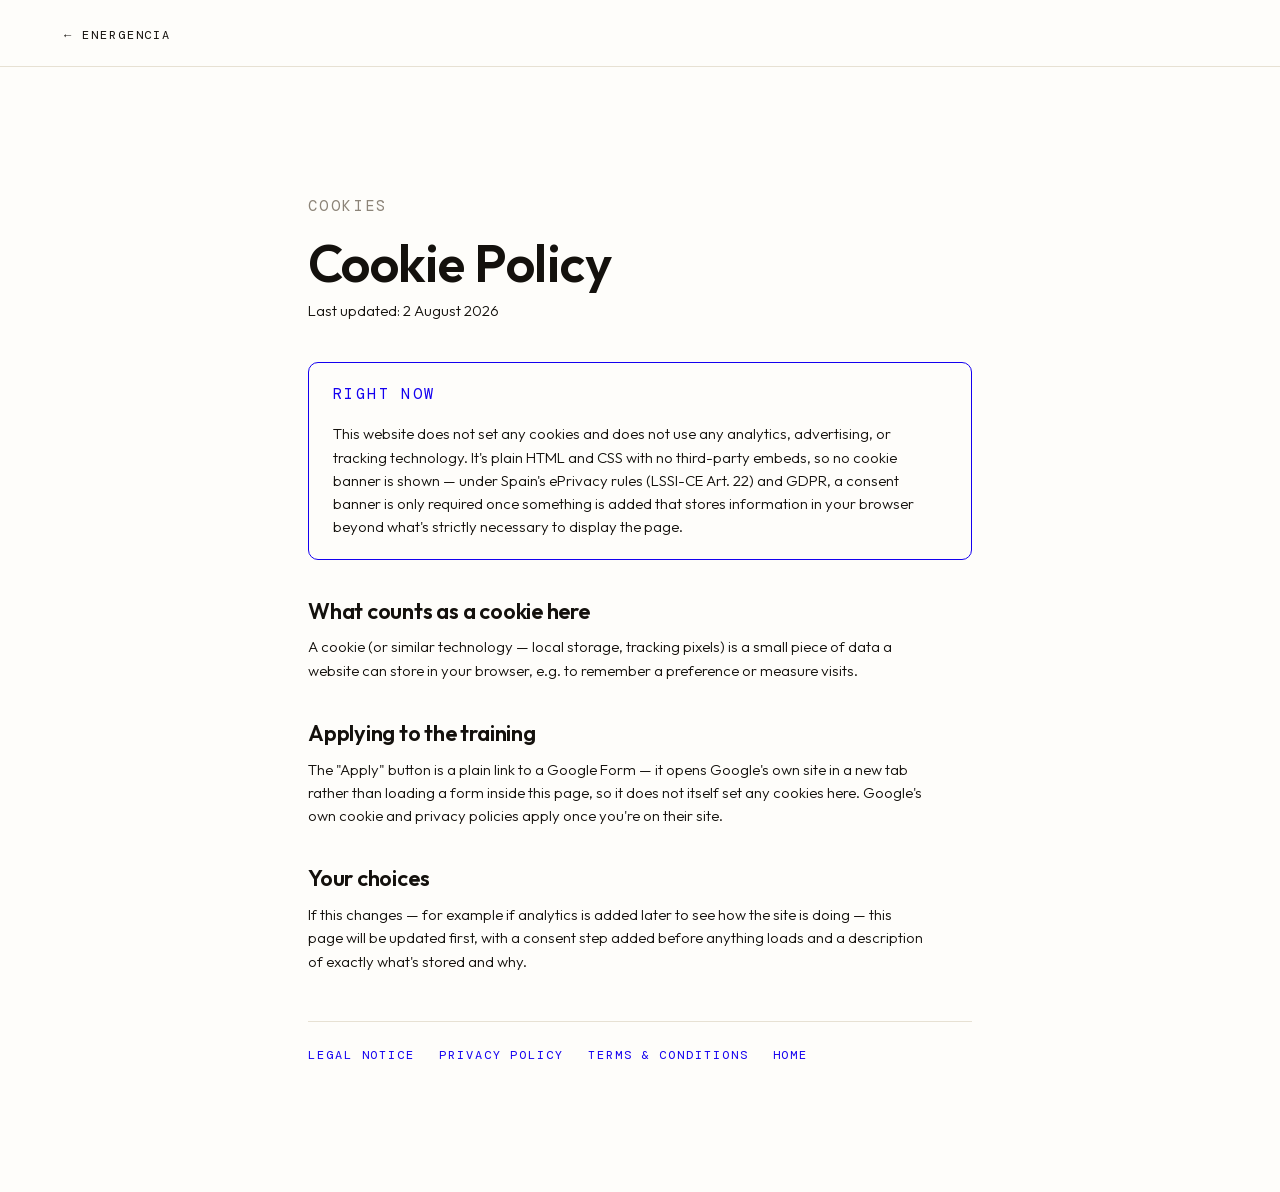
<file: legal/cookies.html>
<!DOCTYPE html>
<html lang="en">
<head>
  <meta charset="utf-8">
  <meta name="viewport" content="width=device-width, initial-scale=1">
  <title>Cookie Policy · Energencia</title>
  <meta name="robots" content="noindex">
  <link rel="icon" href="../assets/favicon.png">
  <link rel="stylesheet" href="../assets/fonts/fonts.css">
  <link rel="stylesheet" href="../tokens.css">
  <style>
    .legal-header { padding: 1.25rem var(--pad-x); border-bottom: var(--border); }
    .legal-header a { font-family: var(--font-mono); font-size: var(--fs-label); letter-spacing: var(--track-label); text-transform: uppercase; text-decoration: none; color: var(--ink); }
    .legal-wrap { max-width: 72ch; margin-inline: auto; padding: var(--s-section) var(--pad-x); }
    .legal-wrap h1 { font-size: var(--fs-h1); margin-bottom: 0.5rem; }
    .legal-wrap .updated { margin-bottom: 2.5rem; }
    .legal-wrap h2 { font-size: var(--fs-h3); margin-top: 2.5rem; margin-bottom: 0.75rem; }
    .legal-wrap p, .legal-wrap li { font-size: var(--fs-small); }
    .legal-wrap ul { padding-left: 1.25rem; }
    .now-box { border: 1px solid var(--klein); border-radius: var(--radius-lg); padding: 1.25rem 1.5rem; margin: 1.5rem 0; }
    .now-box .label { color: var(--klein); }
    table.cookie-table { width: 100%; border-collapse: collapse; margin: 1.5rem 0; font-size: var(--fs-small); }
    table.cookie-table th, table.cookie-table td { text-align: left; border-bottom: var(--border); padding: 0.6rem 0.75rem 0.6rem 0; }
    table.cookie-table th { font-family: var(--font-mono); font-size: var(--fs-label); letter-spacing: var(--track-label); text-transform: uppercase; color: var(--grey); font-weight: 400; }
    .placeholder { color: var(--grey); }
    .legal-nav { display: flex; flex-wrap: wrap; gap: 0.5rem 1.5rem; margin-top: 3rem; padding-top: 1.5rem; border-top: var(--border); }
    .legal-nav a { font-family: var(--font-mono); font-size: var(--fs-label); letter-spacing: var(--track-label); text-transform: uppercase; color: var(--klein); text-decoration: none; }
  </style>
</head>
<body>
  <header class="legal-header">
    <a href="../index.html">← Energencia</a>
  </header>

  <main class="legal-wrap">
    <p class="label">Cookies</p>
    <h1>Cookie Policy</h1>
    <p class="updated">Last updated: 2 August 2026</p>

    <div class="now-box">
      <p class="label">Right now</p>
      <p style="margin-bottom:0;">This website does not set any cookies and does not use any
        analytics, advertising, or tracking technology. It's plain HTML and CSS with no
        third-party embeds, so no cookie banner is shown — under Spain's ePrivacy rules (LSSI-CE
        Art. 22) and GDPR, a consent banner is only required once something is added that stores
        information in your browser beyond what's strictly necessary to display the page.</p>
    </div>

    <h2>What counts as a cookie here</h2>
    <p>A cookie (or similar technology — local storage, tracking pixels) is a small piece of data
      a website can store in your browser, e.g. to remember a preference or measure visits.</p>

    <h2>Applying to the training</h2>
    <p>The "Apply" button is a plain link to a Google Form — it opens Google's own site in a new
      tab rather than loading a form inside this page, so it does not itself set any cookies here.
      Google's own cookie and privacy policies apply once you're on their site.</p>

    <h2>Your choices</h2>
    <p>If this changes — for example if analytics is added later to see how the site is doing —
      this page will be updated first, with a consent step added before anything loads and a
      description of exactly what's stored and why.</p>

    <nav class="legal-nav">
      <a href="legal-notice.html">Legal Notice</a>
      <a href="privacy-policy.html">Privacy Policy</a>
      <a href="terms.html">Terms &amp; Conditions</a>
      <a href="../index.html">Home</a>
    </nav>
  </main>
</body>
</html>
</file>
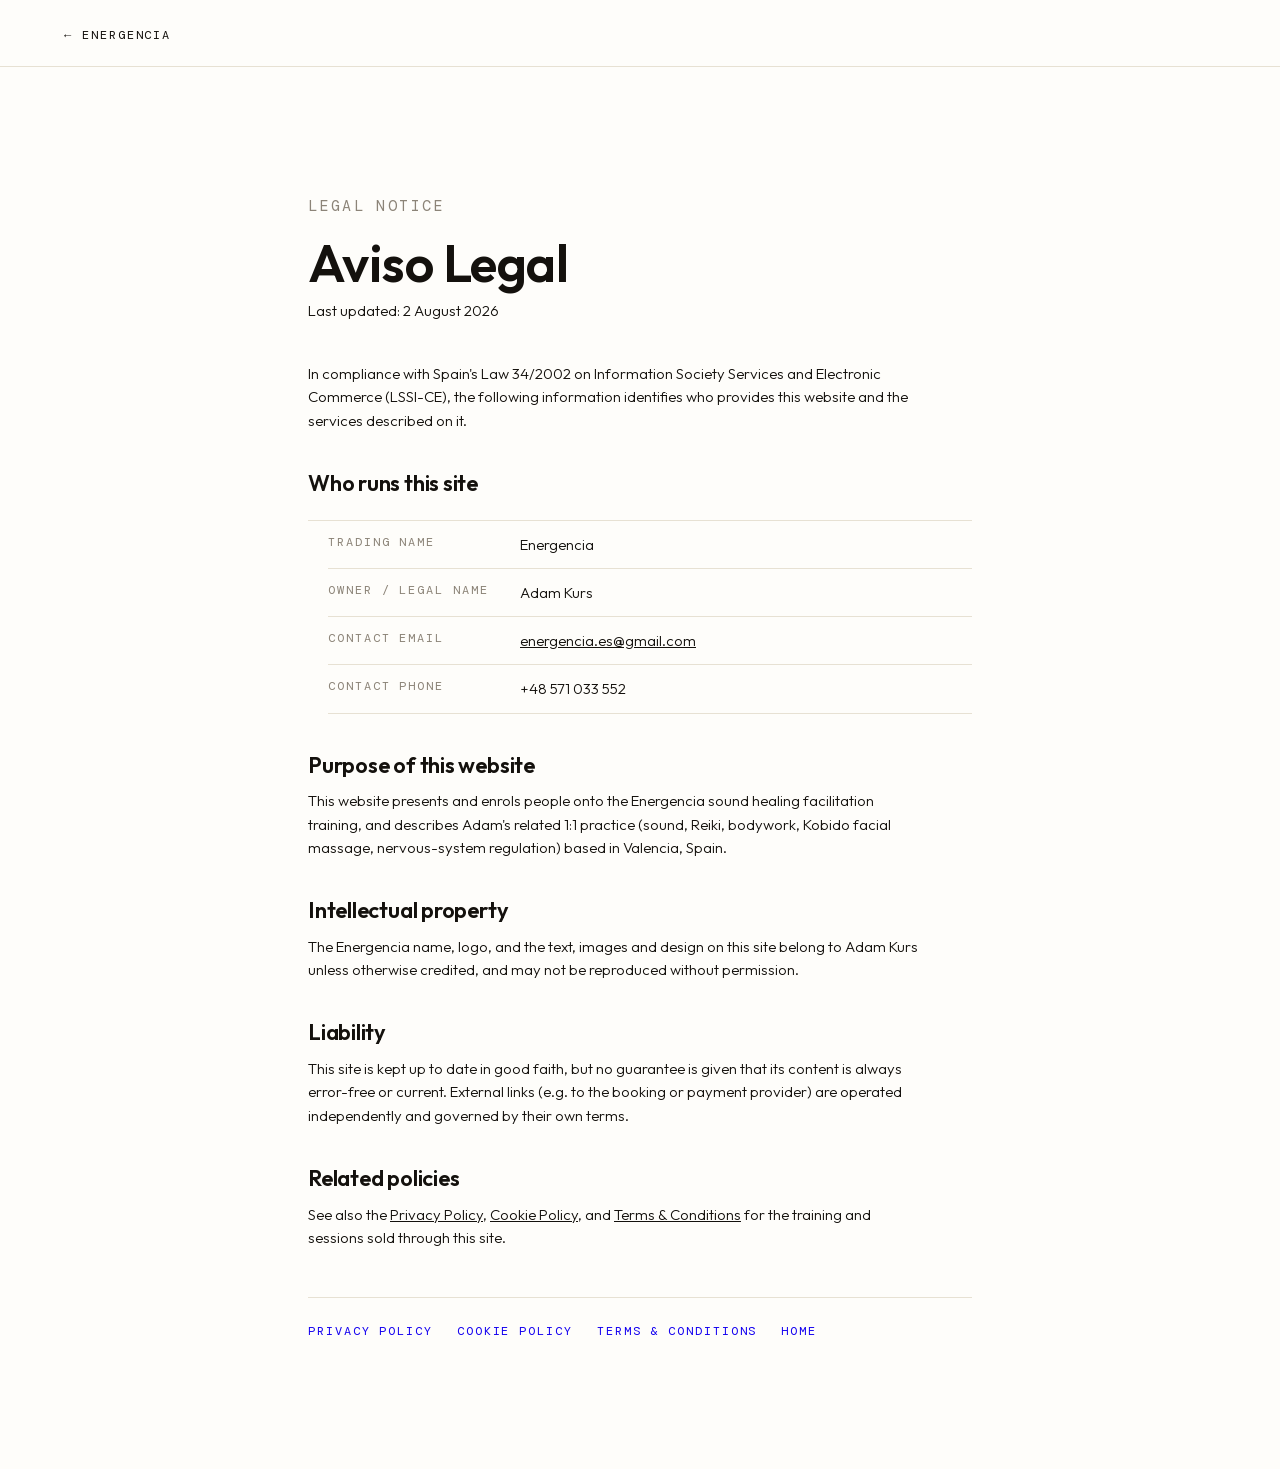
<file: legal/legal-notice.html>
<!DOCTYPE html>
<html lang="en">
<head>
  <meta charset="utf-8">
  <meta name="viewport" content="width=device-width, initial-scale=1">
  <title>Legal Notice · Energencia</title>
  <meta name="robots" content="noindex">
  <link rel="icon" href="../assets/favicon.png">
  <link rel="stylesheet" href="../assets/fonts/fonts.css">
  <link rel="stylesheet" href="../tokens.css">
  <style>
    .legal-header { padding: 1.25rem var(--pad-x); border-bottom: var(--border); }
    .legal-header a { font-family: var(--font-mono); font-size: var(--fs-label); letter-spacing: var(--track-label); text-transform: uppercase; text-decoration: none; color: var(--ink); }
    .legal-wrap { max-width: 72ch; margin-inline: auto; padding: var(--s-section) var(--pad-x); }
    .legal-wrap h1 { font-size: var(--fs-h1); margin-bottom: 0.5rem; }
    .legal-wrap .updated { margin-bottom: 2.5rem; }
    .legal-wrap h2 { font-size: var(--fs-h3); margin-top: 2.5rem; margin-bottom: 0.75rem; }
    .legal-wrap p, .legal-wrap li { font-size: var(--fs-small); }
    .legal-wrap ul { padding-left: 1.25rem; }
    .fact-list { list-style: none; padding: 0; margin: 1.5rem 0; border-top: var(--border); }
    .fact-list li { display: flex; flex-wrap: wrap; gap: 0.3rem 1rem; padding: 0.75rem 0; border-bottom: var(--border); }
    .fact-list .k { font-family: var(--font-mono); font-size: var(--fs-label); letter-spacing: var(--track-label); text-transform: uppercase; color: var(--grey); flex: 0 0 11rem; }
    /* The value after .k is a bare text node or a long link (e.g. an email
       address) — as a flex item it defaults to a content-based minimum
       width and won't shrink, forcing the row wider than the viewport on
       mobile. min-width: 0 lets it actually wrap instead of overflowing. */
    .fact-list li a { min-width: 0; overflow-wrap: break-word; word-break: break-word; }
    .placeholder { color: var(--grey); }
    .legal-nav { display: flex; flex-wrap: wrap; gap: 0.5rem 1.5rem; margin-top: 3rem; padding-top: 1.5rem; border-top: var(--border); }
    .legal-nav a { font-family: var(--font-mono); font-size: var(--fs-label); letter-spacing: var(--track-label); text-transform: uppercase; color: var(--klein); text-decoration: none; }
  </style>
</head>
<body>
  <header class="legal-header">
    <a href="../index.html">← Energencia</a>
  </header>

  <main class="legal-wrap">
    <p class="label">Legal notice</p>
    <h1>Aviso Legal</h1>
    <p class="updated">Last updated: 2 August 2026</p>

    <p>In compliance with Spain's Law 34/2002 on Information Society Services and Electronic
      Commerce (LSSI-CE), the following information identifies who provides this website and the
      services described on it.</p>

    <h2>Who runs this site</h2>
    <ul class="fact-list">
      <li><span class="k">Trading name</span> Energencia</li>
      <li><span class="k">Owner / legal name</span> Adam Kurs</li>
      <li><span class="k">Contact email</span> <a href="mailto:energencia.es@gmail.com">energencia.es@gmail.com</a></li>
      <li><span class="k">Contact phone</span> +48 571 033 552</li>
    </ul>

    <h2>Purpose of this website</h2>
    <p>This website presents and enrols people onto the Energencia sound healing facilitation
      training, and describes Adam's related 1:1 practice (sound, Reiki, bodywork, Kobido facial
      massage, nervous-system regulation) based in Valencia, Spain.</p>

    <h2>Intellectual property</h2>
    <p>The Energencia name, logo, and the text, images and design on this site belong to
      Adam Kurs unless otherwise credited, and may not be reproduced without permission.</p>

    <h2>Liability</h2>
    <p>This site is kept up to date in good faith, but no guarantee is given that its content is
      always error-free or current. External links (e.g. to the booking or payment provider) are
      operated independently and governed by their own terms.</p>

    <h2>Related policies</h2>
    <p>See also the <a href="privacy-policy.html">Privacy Policy</a>,
      <a href="cookies.html">Cookie Policy</a>, and
      <a href="terms.html">Terms &amp; Conditions</a> for the training and sessions sold through
      this site.</p>

    <nav class="legal-nav">
      <a href="privacy-policy.html">Privacy Policy</a>
      <a href="cookies.html">Cookie Policy</a>
      <a href="terms.html">Terms &amp; Conditions</a>
      <a href="../index.html">Home</a>
    </nav>
  </main>
</body>
</html>
</file>
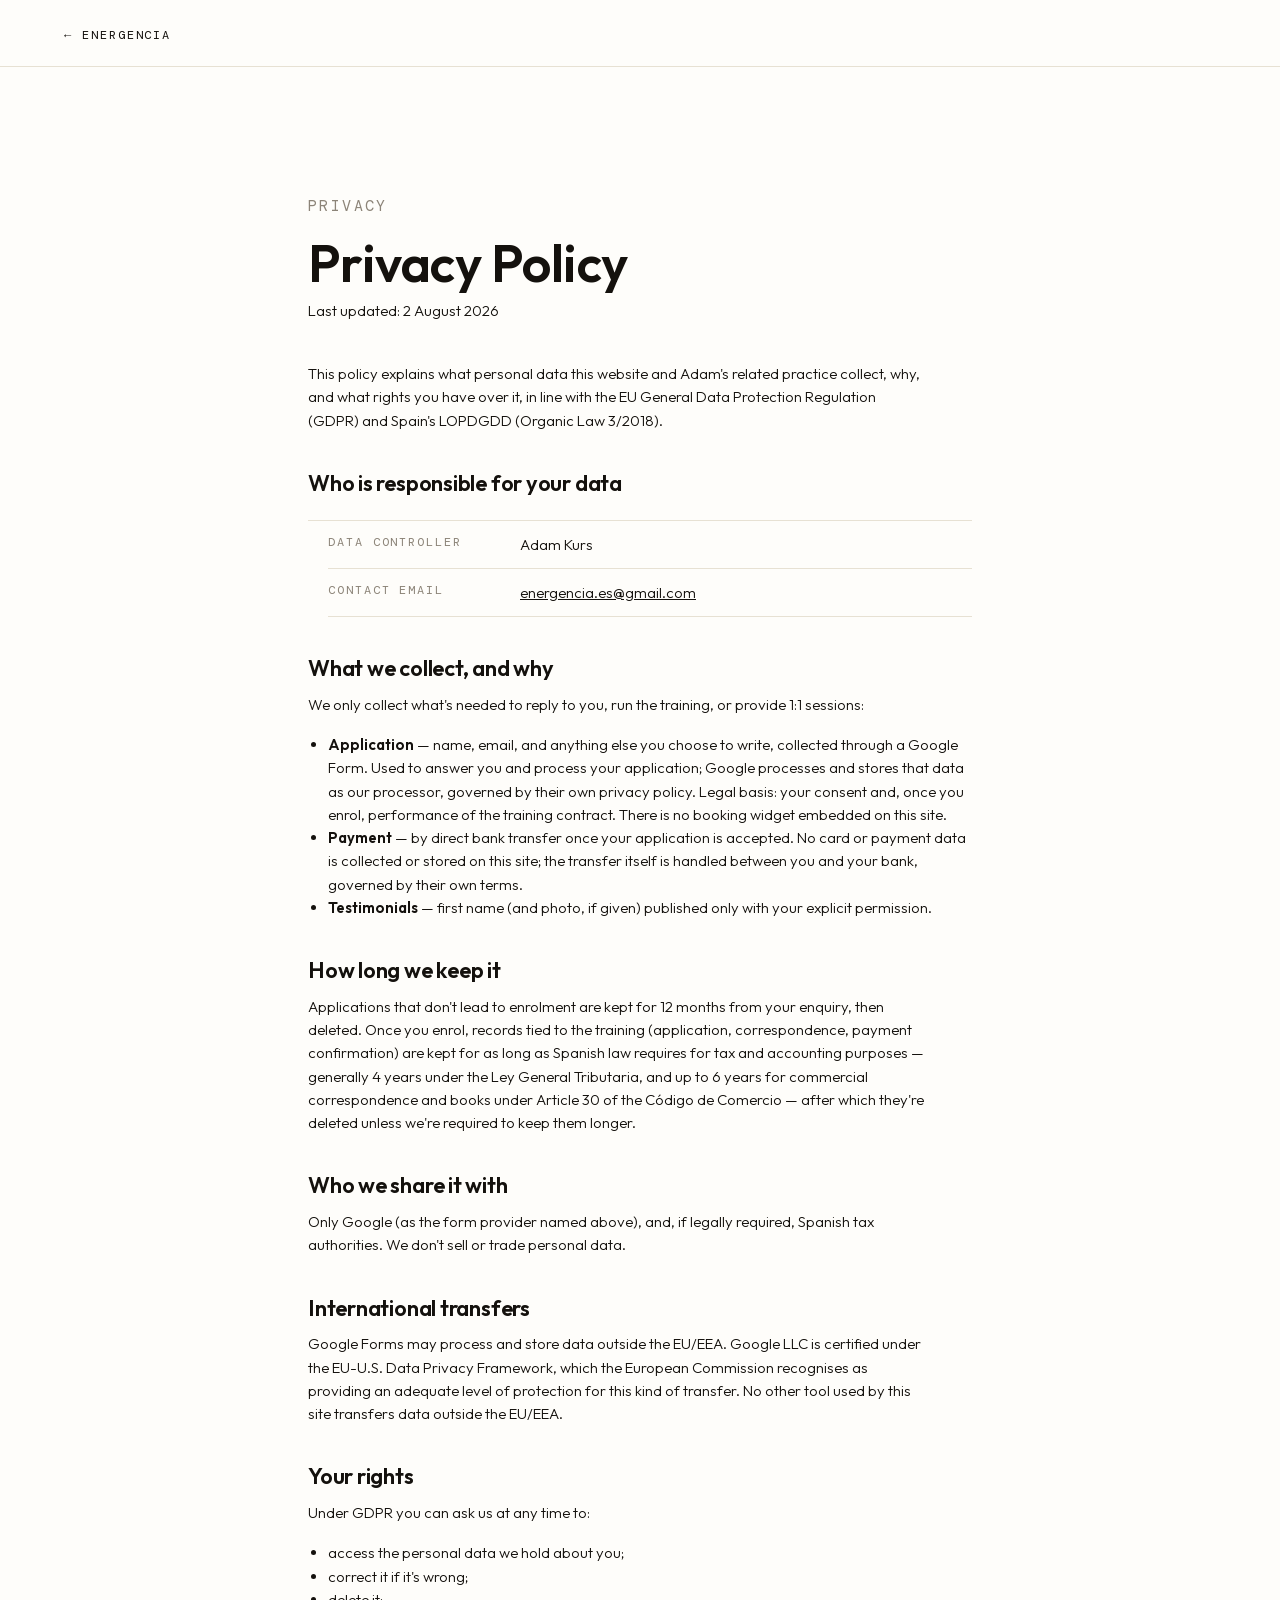
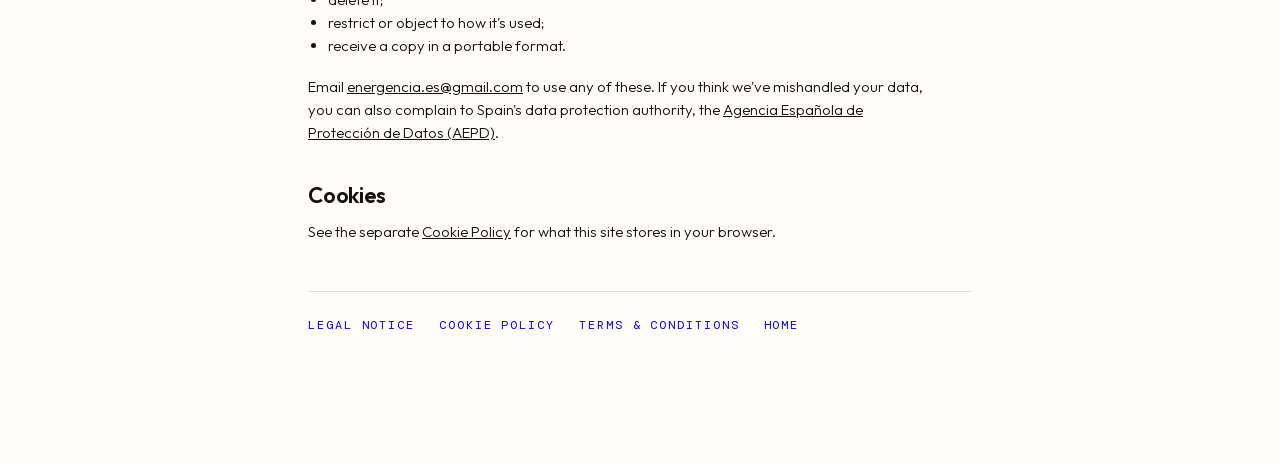
<file: legal/privacy-policy.html>
<!DOCTYPE html>
<html lang="en">
<head>
  <meta charset="utf-8">
  <meta name="viewport" content="width=device-width, initial-scale=1">
  <title>Privacy Policy · Energencia</title>
  <meta name="robots" content="noindex">
  <link rel="icon" href="../assets/favicon.png">
  <link rel="stylesheet" href="../assets/fonts/fonts.css">
  <link rel="stylesheet" href="../tokens.css">
  <style>
    .legal-header { padding: 1.25rem var(--pad-x); border-bottom: var(--border); }
    .legal-header a { font-family: var(--font-mono); font-size: var(--fs-label); letter-spacing: var(--track-label); text-transform: uppercase; text-decoration: none; color: var(--ink); }
    .legal-wrap { max-width: 72ch; margin-inline: auto; padding: var(--s-section) var(--pad-x); }
    .legal-wrap h1 { font-size: var(--fs-h1); margin-bottom: 0.5rem; }
    .legal-wrap .updated { margin-bottom: 2.5rem; }
    .legal-wrap h2 { font-size: var(--fs-h3); margin-top: 2.5rem; margin-bottom: 0.75rem; }
    .legal-wrap p, .legal-wrap li { font-size: var(--fs-small); }
    .legal-wrap ul { padding-left: 1.25rem; }
    .fact-list { list-style: none; padding: 0; margin: 1.5rem 0; border-top: var(--border); }
    .fact-list li { display: flex; flex-wrap: wrap; gap: 0.3rem 1rem; padding: 0.75rem 0; border-bottom: var(--border); }
    .fact-list .k { font-family: var(--font-mono); font-size: var(--fs-label); letter-spacing: var(--track-label); text-transform: uppercase; color: var(--grey); flex: 0 0 11rem; }
    /* The value after .k is a bare text node or a long link (e.g. an email
       address) — as a flex item it defaults to a content-based minimum
       width and won't shrink, forcing the row wider than the viewport on
       mobile. min-width: 0 lets it actually wrap instead of overflowing. */
    .fact-list li a { min-width: 0; overflow-wrap: break-word; word-break: break-word; }
    .placeholder { color: var(--grey); }
    .legal-nav { display: flex; flex-wrap: wrap; gap: 0.5rem 1.5rem; margin-top: 3rem; padding-top: 1.5rem; border-top: var(--border); }
    .legal-nav a { font-family: var(--font-mono); font-size: var(--fs-label); letter-spacing: var(--track-label); text-transform: uppercase; color: var(--klein); text-decoration: none; }
  </style>
</head>
<body>
  <header class="legal-header">
    <a href="../index.html">← Energencia</a>
  </header>

  <main class="legal-wrap">
    <p class="label">Privacy</p>
    <h1>Privacy Policy</h1>
    <p class="updated">Last updated: 2 August 2026</p>

    <p>This policy explains what personal data this website and Adam's related practice collect,
      why, and what rights you have over it, in line with the EU General Data Protection
      Regulation (GDPR) and Spain's LOPDGDD (Organic Law 3/2018).</p>

    <h2>Who is responsible for your data</h2>
    <ul class="fact-list">
      <li><span class="k">Data controller</span> Adam Kurs</li>
      <li><span class="k">Contact email</span> <a href="mailto:energencia.es@gmail.com">energencia.es@gmail.com</a></li>
    </ul>

    <h2>What we collect, and why</h2>
    <p>We only collect what's needed to reply to you, run the training, or provide 1:1 sessions:</p>
    <ul>
      <li><strong>Application</strong> — name, email, and anything else you choose to write,
        collected through a Google Form. Used to answer you and process your application; Google
        processes and stores that data as our processor, governed by their own privacy policy.
        Legal basis: your consent and, once you enrol, performance of the training contract. There
        is no booking widget embedded on this site.</li>
      <li><strong>Payment</strong> — by direct bank transfer once your application is accepted. No
        card or payment data is collected or stored on this site; the transfer itself is handled
        between you and your bank, governed by their own terms.</li>
      <li><strong>Testimonials</strong> — first name (and photo, if given) published only with your
        explicit permission.</li>
    </ul>

    <h2>How long we keep it</h2>
    <p>Applications that don't lead to enrolment are kept for 12 months from your enquiry, then
      deleted. Once you enrol, records tied to the training (application, correspondence, payment
      confirmation) are kept for as long as Spanish law requires for tax and accounting purposes —
      generally 4 years under the Ley General Tributaria, and up to 6 years for commercial
      correspondence and books under Article 30 of the Código de Comercio — after which they're
      deleted unless we're required to keep them longer.</p>

    <h2>Who we share it with</h2>
    <p>Only Google (as the form provider named above), and, if legally required, Spanish tax
      authorities. We don't sell or trade personal data.</p>

    <h2>International transfers</h2>
    <p>Google Forms may process and store data outside the EU/EEA. Google LLC is certified under
      the EU-U.S. Data Privacy Framework, which the European Commission recognises as providing an
      adequate level of protection for this kind of transfer. No other tool used by this site
      transfers data outside the EU/EEA.</p>

    <h2>Your rights</h2>
    <p>Under GDPR you can ask us at any time to:</p>
    <ul>
      <li>access the personal data we hold about you;</li>
      <li>correct it if it's wrong;</li>
      <li>delete it;</li>
      <li>restrict or object to how it's used;</li>
      <li>receive a copy in a portable format.</li>
    </ul>
    <p>Email <a href="mailto:energencia.es@gmail.com">energencia.es@gmail.com</a> to use any of these. If you think we've
      mishandled your data, you can also complain to Spain's data protection authority, the
      <a href="https://www.aepd.es" target="_blank" rel="noopener">Agencia Española de Protección de
      Datos (AEPD)</a>.</p>

    <h2>Cookies</h2>
    <p>See the separate <a href="cookies.html">Cookie Policy</a> for what this site stores in your
      browser.</p>

    <nav class="legal-nav">
      <a href="legal-notice.html">Legal Notice</a>
      <a href="cookies.html">Cookie Policy</a>
      <a href="terms.html">Terms &amp; Conditions</a>
      <a href="../index.html">Home</a>
    </nav>
  </main>
</body>
</html>
</file>
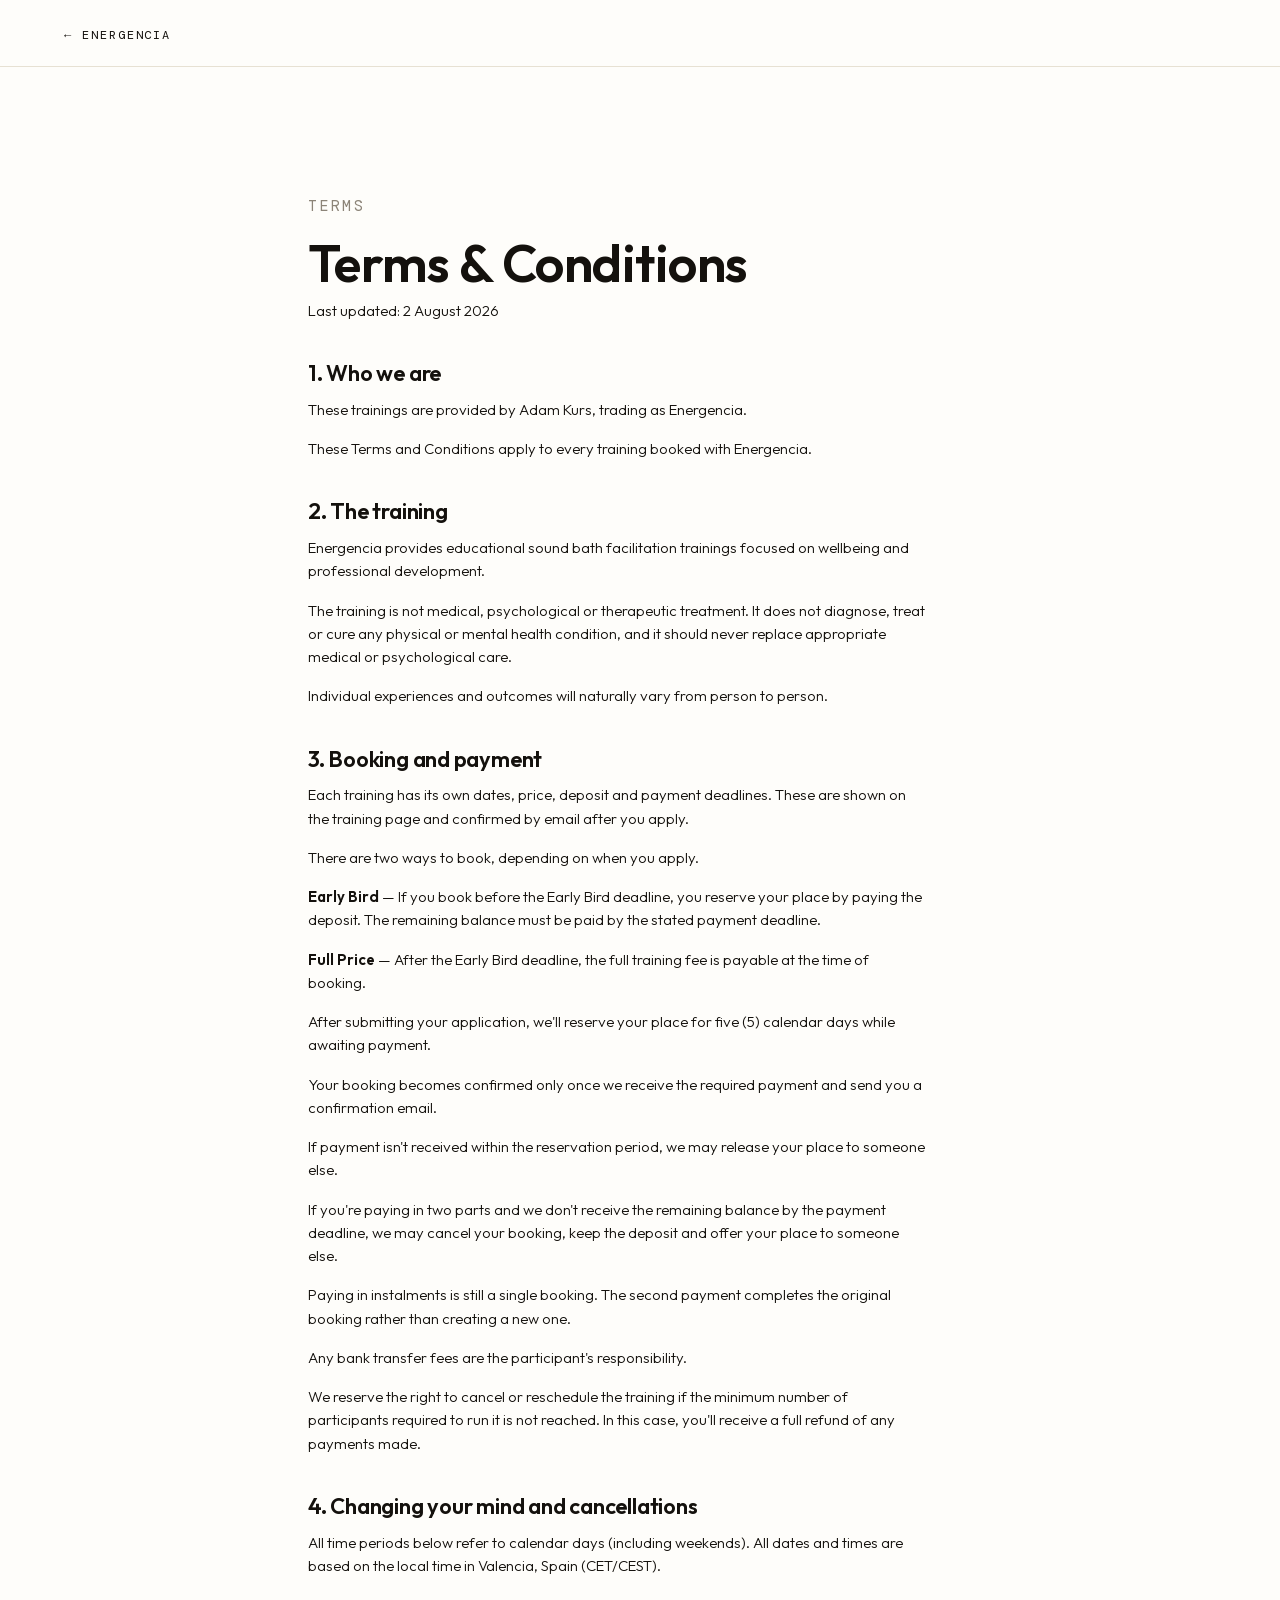
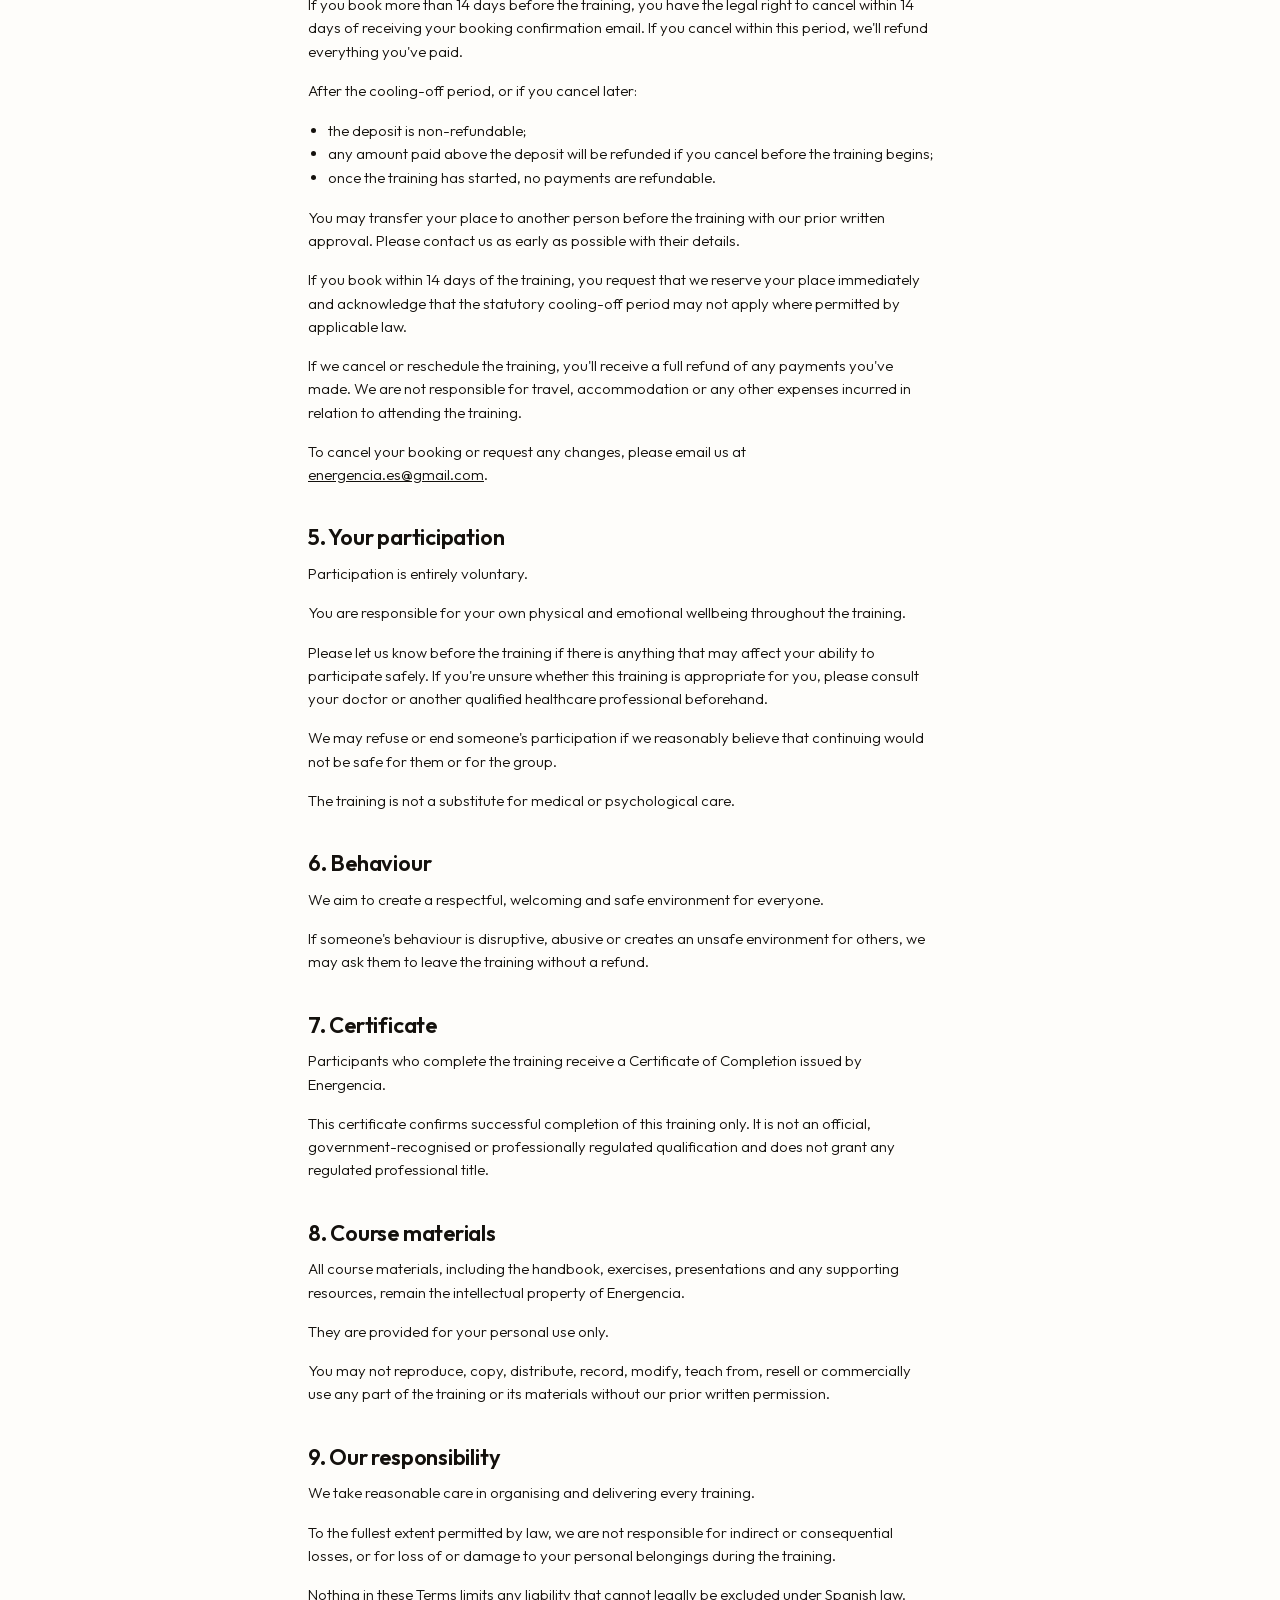
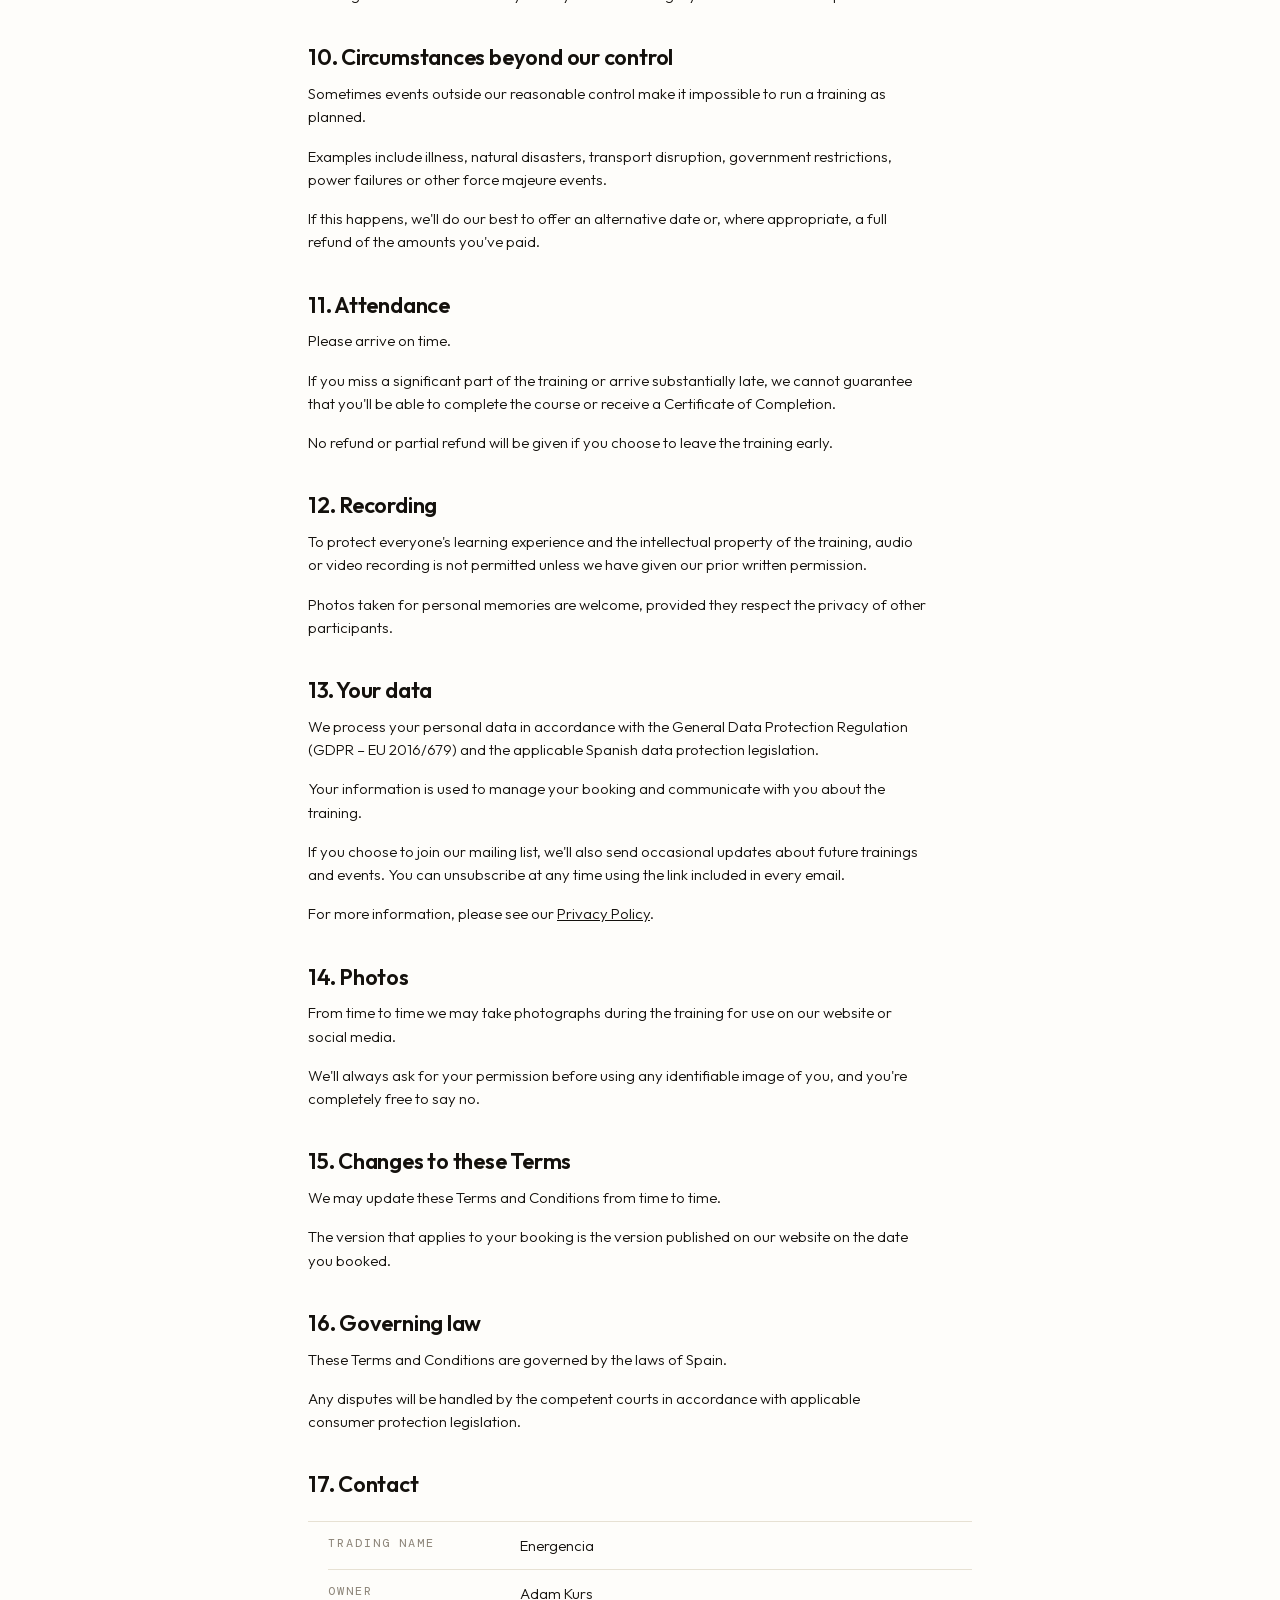
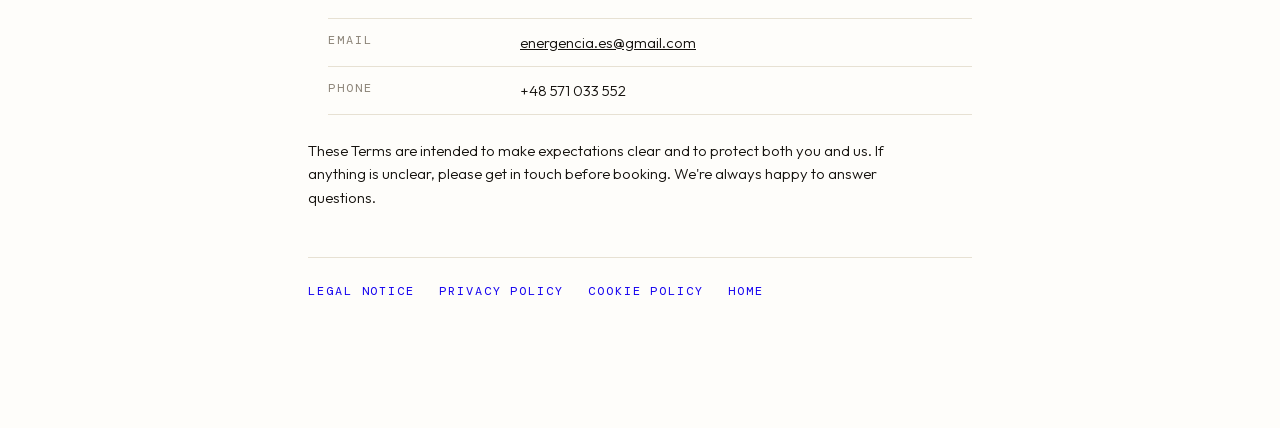
<file: legal/terms.html>
<!DOCTYPE html>
<html lang="en">
<head>
  <meta charset="utf-8">
  <meta name="viewport" content="width=device-width, initial-scale=1">
  <title>Terms &amp; Conditions · Energencia</title>
  <meta name="robots" content="noindex">
  <link rel="icon" href="../assets/favicon.png">
  <link rel="stylesheet" href="../assets/fonts/fonts.css">
  <link rel="stylesheet" href="../tokens.css">
  <style>
    .legal-header { padding: 1.25rem var(--pad-x); border-bottom: var(--border); }
    .legal-header a { font-family: var(--font-mono); font-size: var(--fs-label); letter-spacing: var(--track-label); text-transform: uppercase; text-decoration: none; color: var(--ink); }
    .legal-wrap { max-width: 72ch; margin-inline: auto; padding: var(--s-section) var(--pad-x); }
    .legal-wrap h1 { font-size: var(--fs-h1); margin-bottom: 0.5rem; }
    .legal-wrap .updated { margin-bottom: 2.5rem; }
    .legal-wrap h2 { font-size: var(--fs-h3); margin-top: 2.5rem; margin-bottom: 0.75rem; }
    .legal-wrap p, .legal-wrap li { font-size: var(--fs-small); }
    .legal-wrap ul { padding-left: 1.25rem; }
    .fact-list { list-style: none; padding: 0; margin: 1.5rem 0; border-top: var(--border); }
    .fact-list li { display: flex; flex-wrap: wrap; gap: 0.3rem 1rem; padding: 0.75rem 0; border-bottom: var(--border); }
    .fact-list .k { font-family: var(--font-mono); font-size: var(--fs-label); letter-spacing: var(--track-label); text-transform: uppercase; color: var(--grey); flex: 0 0 11rem; }
    .fact-list li a { min-width: 0; overflow-wrap: break-word; word-break: break-word; }
    .placeholder { color: var(--grey); }
    .legal-nav { display: flex; flex-wrap: wrap; gap: 0.5rem 1.5rem; margin-top: 3rem; padding-top: 1.5rem; border-top: var(--border); }
    .legal-nav a { font-family: var(--font-mono); font-size: var(--fs-label); letter-spacing: var(--track-label); text-transform: uppercase; color: var(--klein); text-decoration: none; }
  </style>
</head>
<body>
  <header class="legal-header">
    <a href="../index.html">← Energencia</a>
  </header>

  <main class="legal-wrap">
    <p class="label">Terms</p>
    <h1>Terms &amp; Conditions</h1>
    <p class="updated">Last updated: 2 August 2026</p>

    <h2>1. Who we are</h2>
    <p>These trainings are provided by Adam Kurs, trading as Energencia.</p>
    <p>These Terms and Conditions apply to every training booked with Energencia.</p>

    <h2>2. The training</h2>
    <p>Energencia provides educational sound bath facilitation trainings focused on wellbeing and
      professional development.</p>
    <p>The training is not medical, psychological or therapeutic treatment. It does not diagnose,
      treat or cure any physical or mental health condition, and it should never replace
      appropriate medical or psychological care.</p>
    <p>Individual experiences and outcomes will naturally vary from person to person.</p>

    <h2>3. Booking and payment</h2>
    <p>Each training has its own dates, price, deposit and payment deadlines. These are shown on
      the training page and confirmed by email after you apply.</p>
    <p>There are two ways to book, depending on when you apply.</p>
    <p><strong>Early Bird</strong> — If you book before the Early Bird deadline, you reserve your
      place by paying the deposit. The remaining balance must be paid by the stated payment
      deadline.</p>
    <p><strong>Full Price</strong> — After the Early Bird deadline, the full training fee is
      payable at the time of booking.</p>
    <p>After submitting your application, we'll reserve your place for five (5) calendar days
      while awaiting payment.</p>
    <p>Your booking becomes confirmed only once we receive the required payment and send you a
      confirmation email.</p>
    <p>If payment isn't received within the reservation period, we may release your place to
      someone else.</p>
    <p>If you're paying in two parts and we don't receive the remaining balance by the payment
      deadline, we may cancel your booking, keep the deposit and offer your place to someone
      else.</p>
    <p>Paying in instalments is still a single booking. The second payment completes the original
      booking rather than creating a new one.</p>
    <p>Any bank transfer fees are the participant's responsibility.</p>
    <p>We reserve the right to cancel or reschedule the training if the minimum number of
      participants required to run it is not reached. In this case, you'll receive a full refund
      of any payments made.</p>

    <h2>4. Changing your mind and cancellations</h2>
    <p>All time periods below refer to calendar days (including weekends). All dates and times are
      based on the local time in Valencia, Spain (CET/CEST).</p>
    <p>If you book more than 14 days before the training, you have the legal right to cancel
      within 14 days of receiving your booking confirmation email. If you cancel within this
      period, we'll refund everything you've paid.</p>
    <p>After the cooling-off period, or if you cancel later:</p>
    <ul>
      <li>the deposit is non-refundable;</li>
      <li>any amount paid above the deposit will be refunded if you cancel before the training
        begins;</li>
      <li>once the training has started, no payments are refundable.</li>
    </ul>
    <p>You may transfer your place to another person before the training with our prior written
      approval. Please contact us as early as possible with their details.</p>
    <p>If you book within 14 days of the training, you request that we reserve your place
      immediately and acknowledge that the statutory cooling-off period may not apply where
      permitted by applicable law.</p>
    <p>If we cancel or reschedule the training, you'll receive a full refund of any payments
      you've made. We are not responsible for travel, accommodation or any other expenses incurred
      in relation to attending the training.</p>
    <p>To cancel your booking or request any changes, please email us at
      <a href="mailto:energencia.es@gmail.com">energencia.es@gmail.com</a>.</p>

    <h2>5. Your participation</h2>
    <p>Participation is entirely voluntary.</p>
    <p>You are responsible for your own physical and emotional wellbeing throughout the
      training.</p>
    <p>Please let us know before the training if there is anything that may affect your ability to
      participate safely. If you're unsure whether this training is appropriate for you, please
      consult your doctor or another qualified healthcare professional beforehand.</p>
    <p>We may refuse or end someone's participation if we reasonably believe that continuing would
      not be safe for them or for the group.</p>
    <p>The training is not a substitute for medical or psychological care.</p>

    <h2>6. Behaviour</h2>
    <p>We aim to create a respectful, welcoming and safe environment for everyone.</p>
    <p>If someone's behaviour is disruptive, abusive or creates an unsafe environment for others,
      we may ask them to leave the training without a refund.</p>

    <h2>7. Certificate</h2>
    <p>Participants who complete the training receive a Certificate of Completion issued by
      Energencia.</p>
    <p>This certificate confirms successful completion of this training only. It is not an
      official, government-recognised or professionally regulated qualification and does not
      grant any regulated professional title.</p>

    <h2>8. Course materials</h2>
    <p>All course materials, including the handbook, exercises, presentations and any supporting
      resources, remain the intellectual property of Energencia.</p>
    <p>They are provided for your personal use only.</p>
    <p>You may not reproduce, copy, distribute, record, modify, teach from, resell or commercially
      use any part of the training or its materials without our prior written permission.</p>

    <h2>9. Our responsibility</h2>
    <p>We take reasonable care in organising and delivering every training.</p>
    <p>To the fullest extent permitted by law, we are not responsible for indirect or consequential
      losses, or for loss of or damage to your personal belongings during the training.</p>
    <p>Nothing in these Terms limits any liability that cannot legally be excluded under Spanish
      law.</p>

    <h2>10. Circumstances beyond our control</h2>
    <p>Sometimes events outside our reasonable control make it impossible to run a training as
      planned.</p>
    <p>Examples include illness, natural disasters, transport disruption, government restrictions,
      power failures or other force majeure events.</p>
    <p>If this happens, we'll do our best to offer an alternative date or, where appropriate, a
      full refund of the amounts you've paid.</p>

    <h2>11. Attendance</h2>
    <p>Please arrive on time.</p>
    <p>If you miss a significant part of the training or arrive substantially late, we cannot
      guarantee that you'll be able to complete the course or receive a Certificate of
      Completion.</p>
    <p>No refund or partial refund will be given if you choose to leave the training early.</p>

    <h2>12. Recording</h2>
    <p>To protect everyone's learning experience and the intellectual property of the training,
      audio or video recording is not permitted unless we have given our prior written
      permission.</p>
    <p>Photos taken for personal memories are welcome, provided they respect the privacy of other
      participants.</p>

    <h2>13. Your data</h2>
    <p>We process your personal data in accordance with the General Data Protection Regulation
      (GDPR – EU 2016/679) and the applicable Spanish data protection legislation.</p>
    <p>Your information is used to manage your booking and communicate with you about the
      training.</p>
    <p>If you choose to join our mailing list, we'll also send occasional updates about future
      trainings and events. You can unsubscribe at any time using the link included in every
      email.</p>
    <p>For more information, please see our <a href="privacy-policy.html">Privacy Policy</a>.</p>

    <h2>14. Photos</h2>
    <p>From time to time we may take photographs during the training for use on our website or
      social media.</p>
    <p>We'll always ask for your permission before using any identifiable image of you, and you're
      completely free to say no.</p>

    <h2>15. Changes to these Terms</h2>
    <p>We may update these Terms and Conditions from time to time.</p>
    <p>The version that applies to your booking is the version published on our website on the
      date you booked.</p>

    <h2>16. Governing law</h2>
    <p>These Terms and Conditions are governed by the laws of Spain.</p>
    <p>Any disputes will be handled by the competent courts in accordance with applicable consumer
      protection legislation.</p>

    <h2>17. Contact</h2>
    <ul class="fact-list">
      <li><span class="k">Trading name</span> Energencia</li>
      <li><span class="k">Owner</span> Adam Kurs</li>
      <li><span class="k">Email</span> <a href="mailto:energencia.es@gmail.com">energencia.es@gmail.com</a></li>
      <li><span class="k">Phone</span> +48 571 033 552</li>
    </ul>
    <p>These Terms are intended to make expectations clear and to protect both you and us. If
      anything is unclear, please get in touch before booking. We're always happy to answer
      questions.</p>

    <nav class="legal-nav">
      <a href="legal-notice.html">Legal Notice</a>
      <a href="privacy-policy.html">Privacy Policy</a>
      <a href="cookies.html">Cookie Policy</a>
      <a href="../index.html">Home</a>
    </nav>
  </main>
</body>
</html>
</file>
<file: assets/fonts/fonts.css>
/* Self-hosted fonts. Loaded from this site only — no request to Google's servers,
   so no visitor IP address is sent to a third party before consent (GDPR Art. 6). */

@font-face {
  font-family: 'Jost';
  font-style: normal;
  font-weight: 400 700;
  font-display: swap;
  src: url('jost-variable.woff2') format('woff2');
  unicode-range: U+0000-00FF, U+0131, U+0152-0153, U+02BB-02BC, U+02C6, U+02DA, U+02DC, U+0304, U+0308, U+0329, U+2000-206F, U+20AC, U+2122, U+2191, U+2193, U+2212, U+2215, U+FEFF, U+FFFD;
}

@font-face {
  font-family: 'Outfit';
  font-style: normal;
  font-weight: 300 600;
  font-display: swap;
  src: url('outfit-variable.woff2') format('woff2');
  unicode-range: U+0000-00FF, U+0131, U+0152-0153, U+02BB-02BC, U+02C6, U+02DA, U+02DC, U+0304, U+0308, U+0329, U+2000-206F, U+20AC, U+2122, U+2191, U+2193, U+2212, U+2215, U+FEFF, U+FFFD;
}

@font-face {
  font-family: 'DM Mono';
  font-style: normal;
  font-weight: 400;
  font-display: swap;
  src: url('dm-mono-400.woff2') format('woff2');
  unicode-range: U+0000-00FF, U+0131, U+0152-0153, U+02BB-02BC, U+02C6, U+02DA, U+02DC, U+0304, U+0308, U+0329, U+2000-206F, U+20AC, U+2122, U+2191, U+2193, U+2212, U+2215, U+FEFF, U+FFFD;
}

@font-face {
  font-family: 'DM Mono';
  font-style: normal;
  font-weight: 500;
  font-display: swap;
  src: url('dm-mono-500.woff2') format('woff2');
  unicode-range: U+0000-00FF, U+0131, U+0152-0153, U+02BB-02BC, U+02C6, U+02DA, U+02DC, U+0304, U+0308, U+0329, U+2000-206F, U+20AC, U+2122, U+2191, U+2193, U+2212, U+2215, U+FEFF, U+FFFD;
}

/* Hero-only display faces (training page hero: "Learn to hold" / "a sound bath"). */
@font-face {
  font-family: 'Playfair Display';
  font-style: normal;
  font-weight: 600;
  font-display: swap;
  src: url('playfair-display-600.woff2') format('woff2');
  unicode-range: U+0000-00FF, U+0131, U+0152-0153, U+02BB-02BC, U+02C6, U+02DA, U+02DC, U+0304, U+0308, U+0329, U+2000-206F, U+20AC, U+2122, U+2191, U+2193, U+2212, U+2215, U+FEFF, U+FFFD;
}

@font-face {
  font-family: 'Yellowtail';
  font-style: normal;
  font-weight: 400;
  font-display: swap;
  src: url('yellowtail-400.woff2') format('woff2');
  unicode-range: U+0000-00FF, U+0131, U+0152-0153, U+02BB-02BC, U+02C6, U+02DA, U+02DC, U+0304, U+0308, U+0329, U+2000-206F, U+20AC, U+2122, U+2191, U+2193, U+2212, U+2215, U+FEFF, U+FFFD;
}
</file>
<file: tokens.css>
/* ==========================================================================
   ENERGENCIA — DESIGN TOKENS
   The brand book, made machine-readable. Every page reads from this file.
   Change a value here and the whole site updates.
   ========================================================================== */

/* Fonts (free, from Google Fonts). Loaded in each HTML <head>:
   <link rel="preconnect" href="https://fonts.googleapis.com">
   <link rel="preconnect" href="https://fonts.gstatic.com" crossorigin>
   <link href="https://fonts.googleapis.com/css2?family=Jost:wght@400;500;600&family=Outfit:wght@300;400;500;600&family=DM+Mono:wght@400;500&display=swap" rel="stylesheet">
*/

:root {
  /* ---- Colour ---- */
  --white:  #FEFDFA;  /* Ground. Dominant, ~60% of every screen. */
  --ink:    #14110D;  /* Text and the mark. */
  --yellow: #FFD400;  /* Signal. The brand hit. Never for long text. */
  --klein:  #1400F0;  /* Anchor. Sits opposite yellow. Buttons, fields. */
  --pink:   #FB3F9C;  /* Spark. Sparing, one accent per screen. */
  --grey:   #8C8478;  /* Muted UI text, captions. */
  --line:   #E7E1D3;  /* Hairlines, borders. */

  /* Extended set — introduced for the Treatments (1:1 sessions) page,
     available site-wide since they're part of the same palette. */
  --espresso:   #2A2118;  /* Dark section backgrounds, dark-on-dark footers. */
  --clay:       #A8674B;  /* Small mono labels, durations, warm accents. */
  --sand:       #F4F0E6;  /* Card backgrounds (was already used inline as #F4F0E6). */
  --body-grey:  #514B41;  /* Long-form paragraph text on --sand or --white. */

  /* ---- Type families ---- */
  --font-display: 'Jost', sans-serif;      /* Wordmark + headlines. CAPS only for the wordmark. */
  --font-body:    'Outfit', sans-serif;    /* Headings, body, UI. */
  --font-mono:    'DM Mono', monospace;    /* Labels, prices, nav meta, captions. */

  /* ---- Type scale (mobile-first; fluid where useful) ---- */
  --fs-hero:  clamp(2.6rem, 8vw, 5rem);    /* Hero headline (Outfit 600) */
  --fs-h1:    clamp(2rem, 5vw, 3.25rem);
  --fs-h2:    clamp(1.5rem, 3.5vw, 2.25rem);
  --fs-h3:    1.375rem;
  --fs-body:  1.0625rem;                   /* ~17px, Outfit 300/400 */
  --fs-small: 0.9375rem;
  --fs-label: 0.75rem;                     /* DM Mono, letter-spaced, uppercase */
  --lh-body:  1.55;
  --lh-tight: 1.08;
  --track-label: 0.16em;
  --track-wordmark: 0.06em;                /* wordmark letter-spacing */

  /* ---- Spacing ---- */
  --s-1: 0.5rem;  --s-2: 1rem;  --s-3: 1.5rem;  --s-4: 2.5rem;
  --s-5: 4rem;    --s-6: 6rem;  --s-section: clamp(4rem, 10vw, 8rem);
  --maxw: 1200px;                          /* content max width */
  --pad-x: clamp(1.25rem, 5vw, 5rem);      /* page side padding */

  /* ---- Shape ---- */
  --radius: 6px;
  --radius-lg: 10px;
  --border: 1px solid var(--line);
}

/* ==========================================================================
   BASE
   ========================================================================== */
*, *::before, *::after { box-sizing: border-box; }
html { -webkit-text-size-adjust: 100%; }
body {
  margin: 0;
  background: var(--white);
  color: var(--ink);
  font-family: var(--font-body);
  font-weight: 300;
  font-size: var(--fs-body);
  line-height: var(--lh-body);
  -webkit-font-smoothing: antialiased;
}
h1, h2, h3 { font-family: var(--font-body); font-weight: 600; line-height: var(--lh-tight); letter-spacing: -0.01em; margin: 0; }
p { margin: 0 0 var(--s-2); max-width: 62ch; }
a { color: inherit; }
img { max-width: 100%; display: block; }

/* Layout helpers */
.wrap { max-width: var(--maxw); margin-inline: auto; padding-inline: var(--pad-x); }
.section { padding-block: var(--s-section); }

/* ---- Labels / meta (DM Mono) ---- */
.label {
  font-family: var(--font-mono);
  font-size: var(--fs-label);
  letter-spacing: var(--track-label);
  text-transform: uppercase;
  color: var(--grey);
}

/* ==========================================================================
   WORDMARK & LOCKUP
   Rule: wordmark cap height = 1/3 of the mark height. Clear space = 1 cap height.
   ========================================================================== */
.wordmark {
  font-family: var(--font-display);
  font-weight: 500;
  text-transform: uppercase;
  letter-spacing: var(--track-wordmark);
  color: var(--ink);
  line-height: 0.9;
}
/* Lockups: keep the mark ~3x the wordmark cap height.
   Practical starting sizes (tune per placement):
   - inline:  mark height ~2x cap  -> e.g. mark 48px, wordmark 1.5rem
   - stacked: mark height ~3x cap  -> e.g. mark 96px, wordmark 2rem      */
.lockup { display: flex; align-items: center; gap: 0.7em; text-decoration: none; }
.lockup--stacked { flex-direction: column; align-items: center; gap: 0.5em; }
.lockup--offset  { flex-direction: column; align-items: flex-start; gap: 0.5em; }
.lockup img { height: auto; }

/* ==========================================================================
   BUTTONS  (from the brand book "in use" page)
   ========================================================================== */
.btn {
  display: inline-flex; align-items: center; gap: 0.5em;
  font-family: var(--font-mono);
  font-size: var(--fs-label);
  letter-spacing: var(--track-label);
  text-transform: uppercase;
  text-decoration: none;
  padding: 0.85em 1.4em;
  border: 1px solid transparent;
  border-radius: var(--radius);
  cursor: pointer;
  transition: transform .12s ease, opacity .12s ease;
}
.btn:hover { transform: translateY(-1px); }
.btn--primary { background: var(--klein);  color: var(--white); }  /* default CTA */
.btn--signal  { background: var(--ink);    color: var(--yellow); }
.btn--ghost   { background: transparent;   color: var(--ink); border-color: var(--ink); }
.btn--spark   { background: var(--pink);   color: var(--white); }  /* use sparingly */
/* Outlined pill — for a CTA sitting directly on a photo (e.g. a full-bleed hero). */
.btn--outline-yellow { background: transparent; color: var(--yellow); border: 1.5px solid var(--yellow);
  border-radius: 999px; }
.btn--outline-yellow:hover { background: var(--yellow); color: var(--ink); }

/* ==========================================================================
   READABILITY GUARDRAILS (do not break these)
   - Long text is only ever --ink on --white.
   - On --yellow, text is --ink, never white.
   - Never set body copy on --klein or --pink (headings/short labels only).
   - One accent colour per screen.
   ========================================================================== */
</file>
